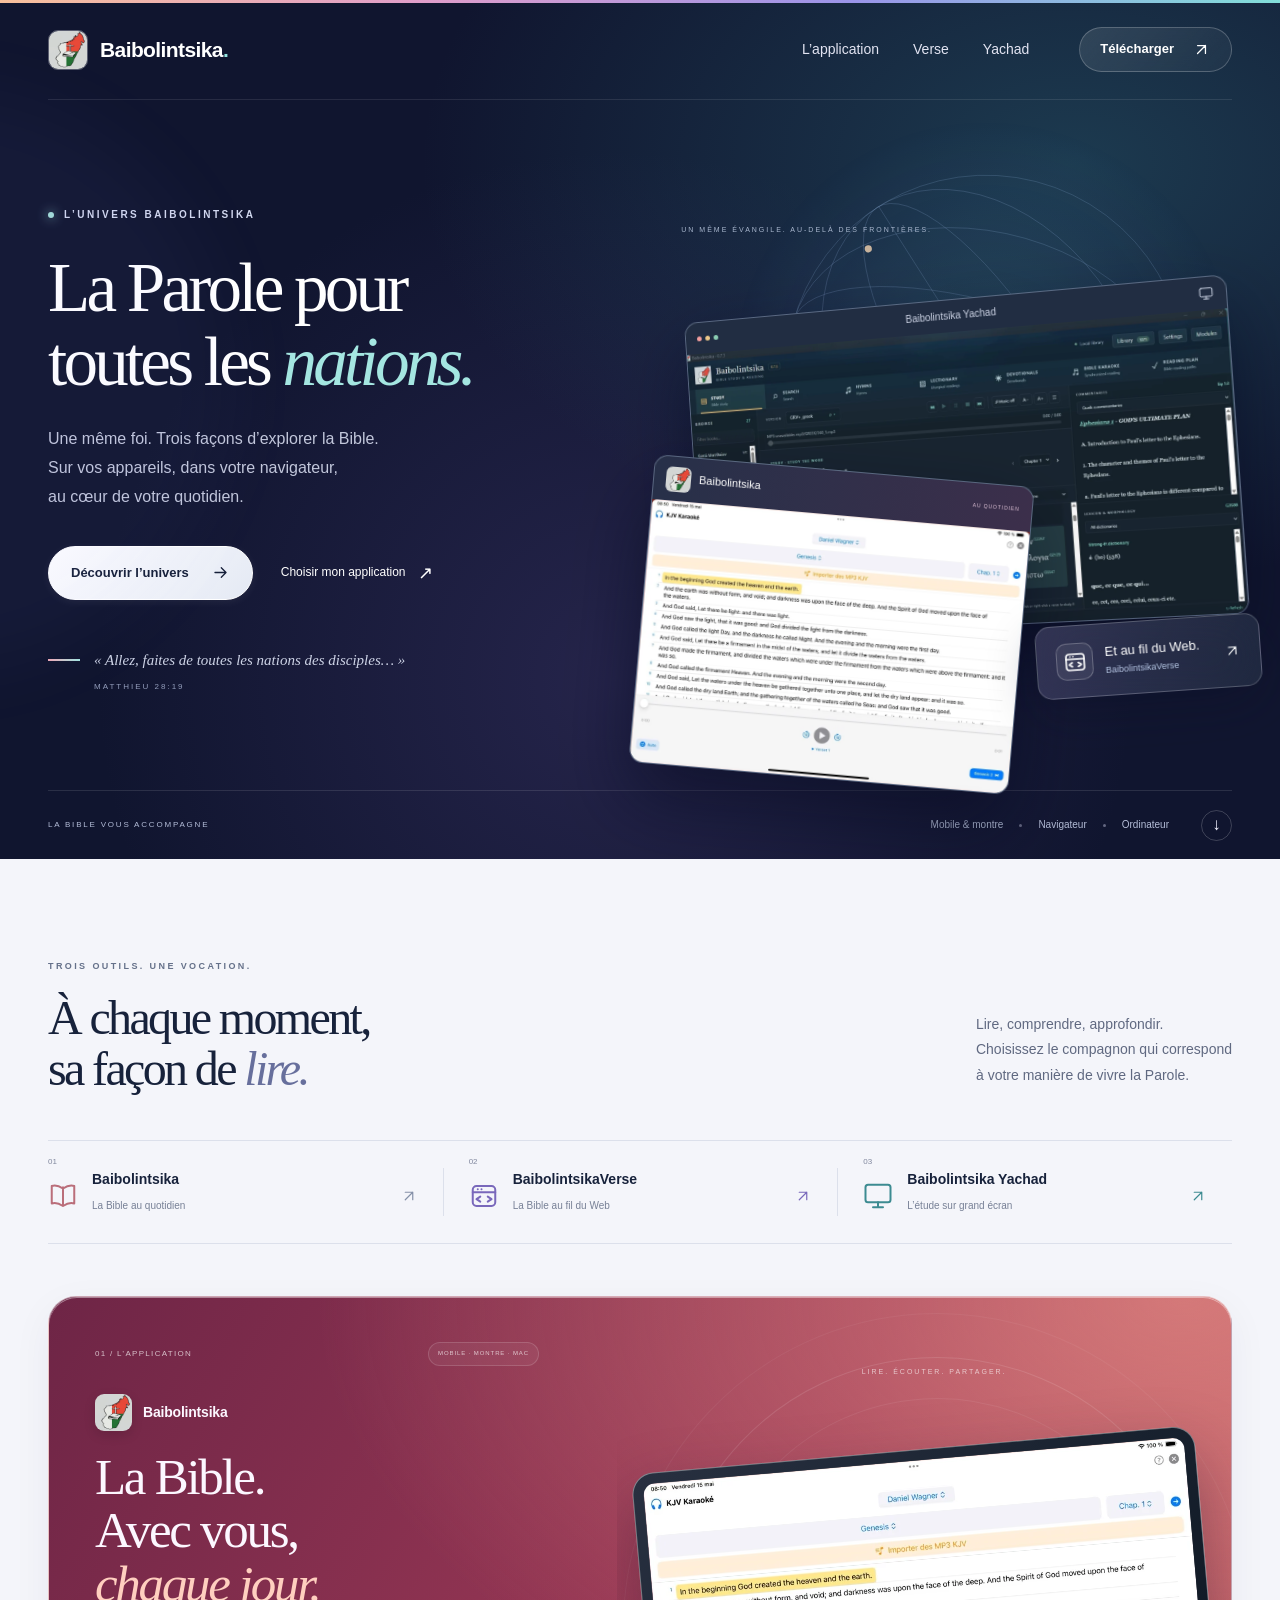
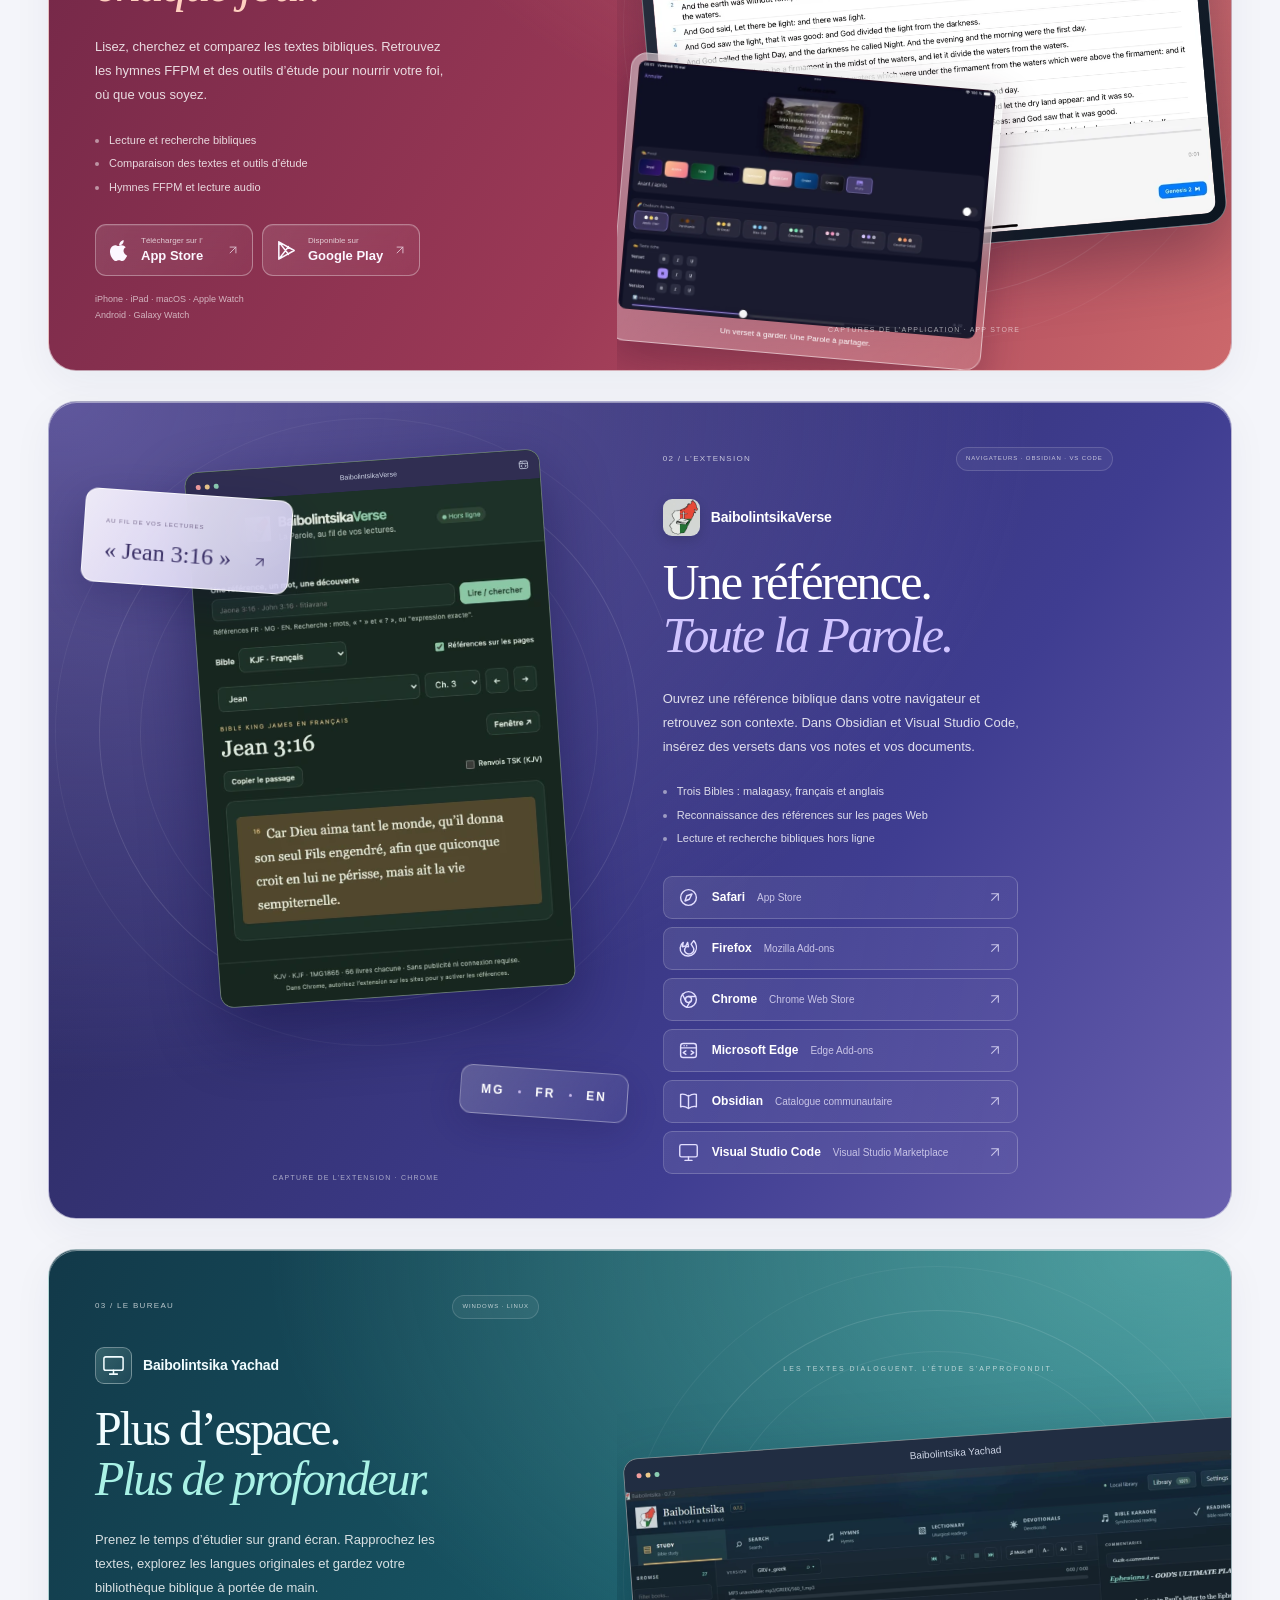
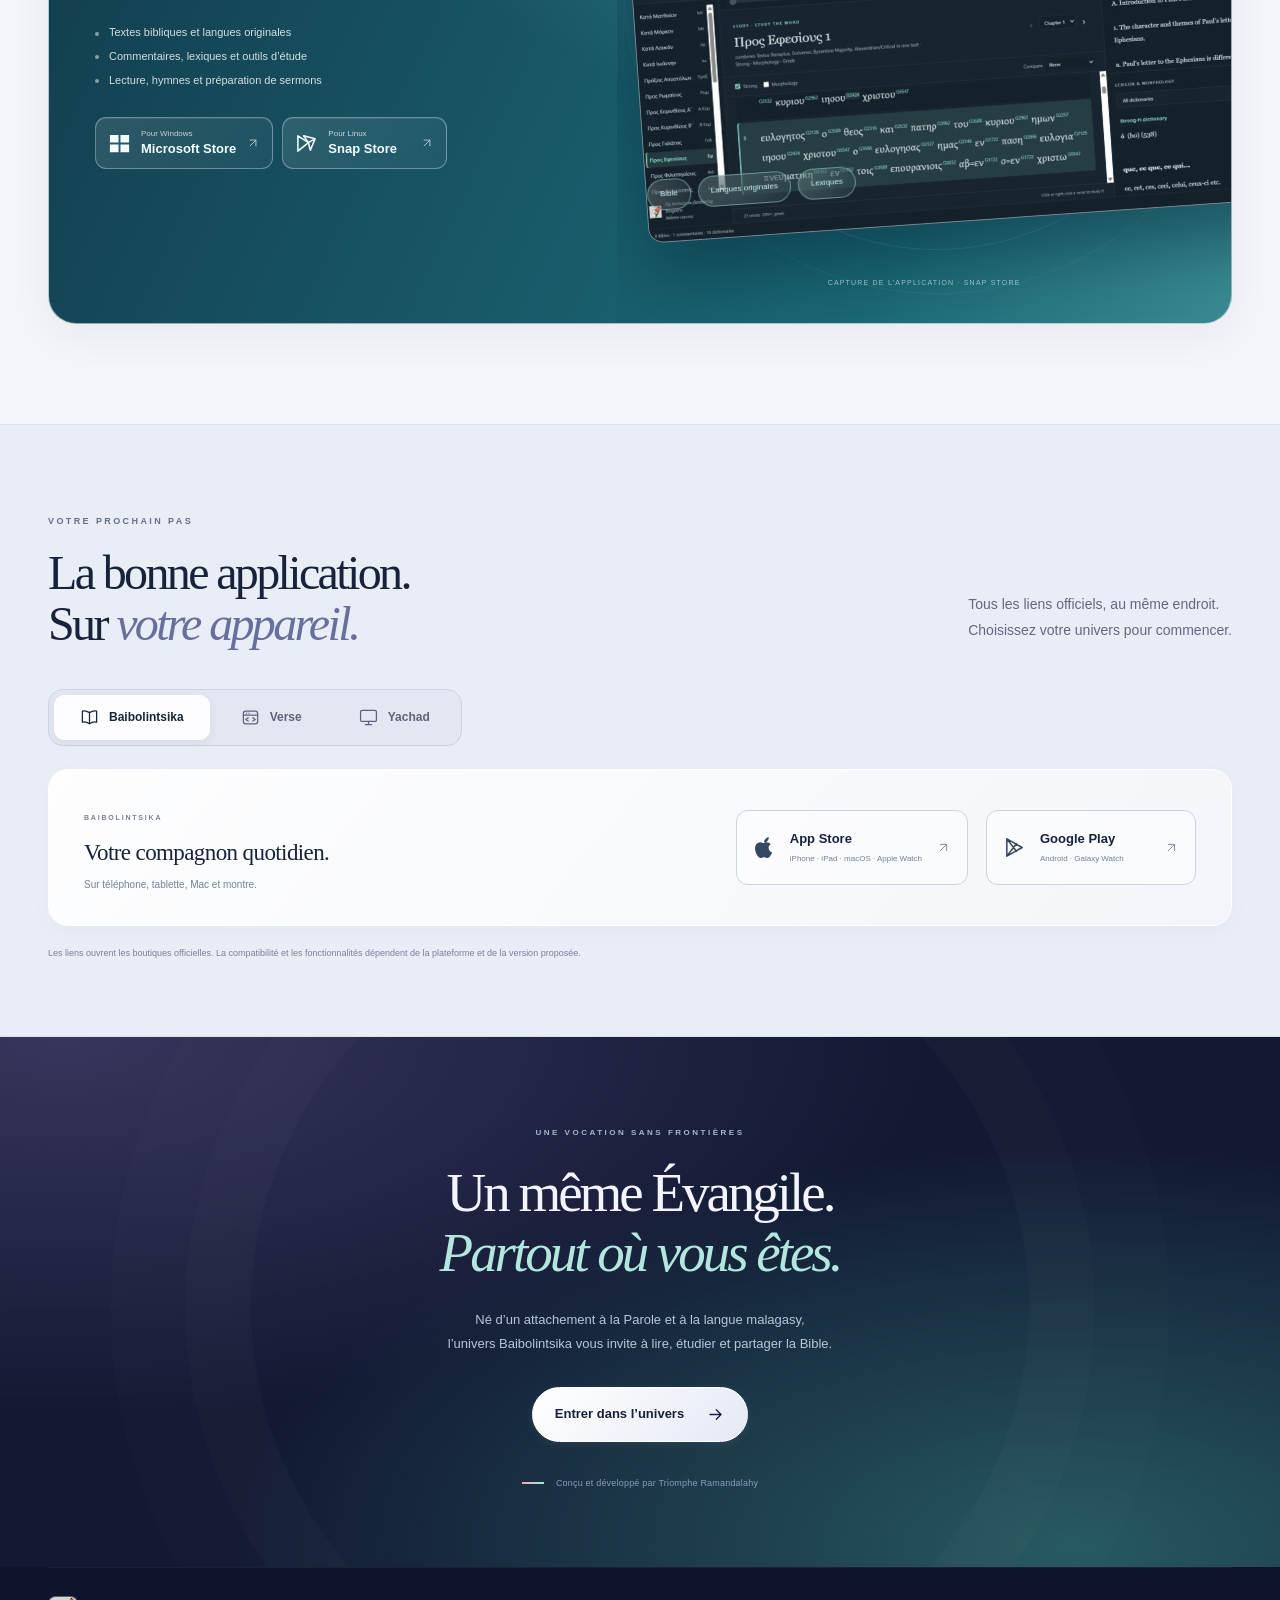
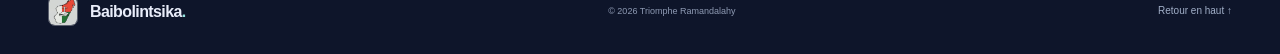
<file: index.html>
<!doctype html>
<html lang="fr">
<head>
  <meta charset="utf-8">
  <meta name="viewport" content="width=device-width, initial-scale=1">
  <meta name="theme-color" content="#10152f">
  <meta name="description" content="Découvrez l’univers Baibolintsika : la Bible sur mobile et montre, BaibolintsikaVerse pour les navigateurs, Obsidian et Visual Studio Code, et Baibolintsika Yachad sur ordinateur. Tous les liens officiels pour télécharger vos applications.">
  <meta property="og:type" content="website">
  <meta property="og:locale" content="fr_FR">
  <meta property="og:title" content="Baibolintsika — La Parole pour toutes les nations.">
  <meta property="og:description" content="Une même foi. Trois façons d’explorer la Bible. Découvrez Baibolintsika, Verse et Yachad et retrouvez toutes les boutiques officielles.">
  <meta property="og:url" content="https://triompherivo.github.io/baibolintsika-support/">
  <meta property="og:image" content="https://triompherivo.github.io/baibolintsika-support/vitrine-social.jpg">
  <meta property="og:image:width" content="1200">
  <meta property="og:image:height" content="630">
  <meta property="og:image:alt" content="L’univers Baibolintsika : Baibolintsika, Verse et Yachad. La Parole pour toutes les nations.">
  <meta name="twitter:card" content="summary_large_image">
  <link rel="canonical" href="https://triompherivo.github.io/baibolintsika-support/">
  <link rel="icon" type="image/webp" href="vitrine-icon.webp">
  <link rel="preload" href="vitrine-yachad.webp" as="image">
  <link rel="stylesheet" href="vitrine.css">
  <script src="vitrine.js" defer></script>
  <title>Baibolintsika — La Parole pour toutes les nations.</title>
  <script type="application/ld+json">{"@context":"https://schema.org","@type":"WebSite","name":"L’univers Baibolintsika","url":"https://triompherivo.github.io/baibolintsika-support/","inLanguage":"fr","author":{"@type":"Person","name":"Triomphe Ramandalahy"},"description":"Baibolintsika sur mobile et montre, BaibolintsikaVerse pour les navigateurs, Obsidian et Visual Studio Code, Baibolintsika Yachad sur ordinateur."}</script>
</head>
<body>
<a class="skip-link" href="#contenu">Aller au contenu</a>
<svg class="symbol-library" xmlns="http://www.w3.org/2000/svg" aria-hidden="true"><defs>
  <symbol id="i-arrow" viewBox="0 0 24 24"><path d="M5 12h14m-6-6 6 6-6 6"/></symbol>
  <symbol id="i-out" viewBox="0 0 24 24"><path d="M7 17 17 7M7 7h10v10"/></symbol>
  <symbol id="i-book" viewBox="0 0 24 24"><path d="M12 5v15M3 4c3-1 6 0 9 2 3-2 6-3 9-2v14c-3-1-6 0-9 2-3-2-6-3-9-2Z"/></symbol>
  <symbol id="i-web" viewBox="0 0 24 24"><rect x="3" y="4" width="18" height="16" rx="3"/><path d="M3 9h18M7 6.5h.01M10 6.5h.01m-1 6-3 2 3 2m6-4 3 2-3 2"/></symbol>
  <symbol id="i-desktop" viewBox="0 0 24 24"><rect x="2" y="3" width="20" height="14" rx="2"/><path d="M8 21h8m-4-4v4"/></symbol>
  <symbol id="i-plus" viewBox="0 0 24 24"><path d="M12 5v14M5 12h14"/></symbol>
  <symbol id="i-close" viewBox="0 0 24 24"><path d="m6 6 12 12M18 6 6 18"/></symbol>
  <symbol id="i-apple" viewBox="0 0 24 24"><path fill="currentColor" stroke="none" d="M16.4 1.4c.2 1.5-.5 2.9-1.3 3.8-.9 1-2.2 1.7-3.5 1.6-.2-1.4.5-2.9 1.3-3.8.9-1 2.3-1.6 3.5-1.6ZM20 17.4c-.5 1.1-.8 1.6-1.5 2.6-.9 1.3-2.1 3-3.6 3-1.3 0-1.7-.8-3.5-.8s-2.2.8-3.5.8c-1.4.1-2.6-1.5-3.5-2.8C2 16.5 1.4 11.7 3 9.3c1.1-1.7 2.8-2.7 4.5-2.7 1.4 0 2.3.8 3.5.8 1.2 0 1.9-.8 3.5-.8 1.4 0 2.9.8 4 2.1-3.5 1.9-2.9 6.7 1.5 8.7Z"/></symbol>
  <symbol id="i-play" viewBox="0 0 24 24"><path d="m4 3 16 9L4 21Zm0 0 10 13M4 21 14 8"/></symbol>
  <symbol id="i-windows" viewBox="0 0 24 24"><path fill="currentColor" stroke="none" d="M2 3h9v8H2zm11 0h9v8h-9zM2 13h9v8H2zm11 0h9v8h-9z"/></symbol>
  <symbol id="i-compass" viewBox="0 0 24 24"><circle cx="12" cy="12" r="9"/><path d="m16 8-3 6-5 2 2-6Z"/></symbol>
  <symbol id="i-chrome" viewBox="0 0 24 24"><circle cx="12" cy="12" r="9"/><circle cx="12" cy="12" r="3.5"/><path d="M12 8.5h8M9 14 5 6m9 8-4 7"/></symbol>
  <symbol id="i-firefox" viewBox="0 0 24 24"><path d="M20 6c2 4 1 9-2 12S9 22 5 18 2 8 6 5l-1 5 4-1 2-4 1 5c-4-1-6 4-3 7 4 3 10 0 9-5l-3-5 3-4Z"/></symbol>
  <symbol id="i-snap" viewBox="0 0 24 24"><path d="m3 4 11 7 7-4-5 12-2-8L3 20Zm11 7L9 4l12 3"/></symbol>
</defs></svg>

<header class="site-header">
  <nav class="nav wrap" aria-label="Navigation principale">
    <a class="brand" href="#accueil" aria-label="Baibolintsika, accueil"><img src="vitrine-icon.webp" width="40" height="40" alt=""><span>Baibolintsika<span class="brand-dot">.</span></span></a>
    <div class="nav-links" id="navigation"><a href="#baibolintsika">L’application</a><a href="#verse">Verse</a><a href="#yachad">Yachad</a></div>
    <a class="nav-download" href="#telecharger">Télécharger <svg class="icon"><use href="#i-out"/></svg></a>
    <button class="menu-toggle" aria-label="Ouvrir le menu" aria-expanded="false" aria-controls="navigation"><span></span><span></span></button>
  </nav>
</header>

<main id="contenu">
<section class="hero" id="accueil" aria-labelledby="hero-title">
  <div class="hero-aura" aria-hidden="true"></div>
  <div class="wrap hero-grid">
    <div class="hero-copy">
      <p class="eyebrow"><span class="glow-dot"></span> L’UNIVERS BAIBOLINTSIKA</p>
      <h1 id="hero-title">La Parole pour<br>toutes les <em>nations.</em></h1>
      <p class="hero-description">Une même foi. Trois façons d’explorer la Bible.<br>Sur vos appareils, dans votre navigateur,<br class="desktop-br"> au cœur de votre quotidien.</p>
      <div class="hero-actions"><a class="button button-light" href="#decouvrir">Découvrir l’univers <svg class="icon"><use href="#i-arrow"/></svg></a><a class="text-link" href="#telecharger">Choisir mon application <span>↗</span></a></div>
      <div class="hero-verse"><span class="fine-line"></span><p>« Allez, faites de toutes les nations des disciples… »<cite>MATTHIEU 28:19</cite></p></div>
    </div>
    <div class="hero-art" aria-label="Aperçus des applications Baibolintsika, Verse et Yachad">
      <svg class="globe" viewBox="0 0 600 600" fill="none" aria-hidden="true"><defs><radialGradient id="globe-light"><stop stop-color="#74e9df" stop-opacity=".18"/><stop offset="1" stop-color="#78a5ff" stop-opacity="0"/></radialGradient></defs><circle cx="300" cy="300" r="290" fill="url(#globe-light)"/><g stroke="#a9c8f6" stroke-opacity=".22"><circle cx="300" cy="300" r="222"/><ellipse cx="300" cy="300" rx="163" ry="222" transform="rotate(-25 300 300)"/><ellipse cx="300" cy="300" rx="75" ry="222" transform="rotate(-25 300 300)"/><ellipse cx="300" cy="300" rx="222" ry="80" transform="rotate(24 300 300)"/><ellipse cx="300" cy="300" rx="222" ry="158" transform="rotate(24 300 300)"/><path d="m97 210 406 180M208 98l184 404"/></g><g fill="#f5d5b2"><circle cx="190" cy="143" r="4"/><circle cx="483" cy="254" r="4"/><circle cx="339" cy="492" r="4"/></g></svg>
      <div class="hero-window hero-window-yachad"><div class="window-top"><span class="traffic"><i></i><i></i><i></i></span><span>Baibolintsika Yachad</span><svg class="icon"><use href="#i-desktop"/></svg></div><img src="vitrine-yachad.webp" width="1600" height="858" alt="Yachad : Bible grecque, commentaires et lexique côte à côte" fetchpriority="high"></div>
      <div class="hero-window hero-window-app"><div class="mini-label"><img src="vitrine-icon.webp" width="26" height="26" alt=""><span>Baibolintsika</span><span class="mini-status">AU QUOTIDIEN</span></div><img src="vitrine-bible.webp" width="960" height="667" alt="Baibolintsika : lecture de la Genèse avec le lecteur audio"></div>
      <div class="hero-glass-label"><span class="label-mark"><svg class="icon"><use href="#i-web"/></svg></span><div>Et au fil du Web.<small>BaibolintsikaVerse</small></div><svg class="icon"><use href="#i-out"/></svg></div>
      <span class="art-caption">UN MÊME ÉVANGILE. AU-DELÀ DES FRONTIÈRES.</span>
    </div>
  </div>
  <div class="hero-bottom wrap"><span>LA BIBLE VOUS ACCOMPAGNE</span><div><span>Mobile & montre</span><i></i><span>Navigateur</span><i></i><span>Ordinateur</span></div><a href="#decouvrir" aria-label="Découvrir les trois produits">↓</a></div>
</section>

<section class="universe wrap" id="decouvrir" aria-labelledby="universe-title">
  <div class="section-heading"><div><p class="eyebrow dark">TROIS OUTILS. UNE VOCATION.</p><h2 id="universe-title">À chaque moment,<br>sa façon de <em>lire.</em></h2></div><p>Lire, comprendre, approfondir.<br>Choisissez le compagnon qui correspond<br class="desktop-br"> à votre manière de vivre la Parole.</p></div>
  <div class="universe-nav">
    <a class="universe-item coral" href="#baibolintsika"><span class="product-number">01</span><svg class="icon"><use href="#i-book"/></svg><div><strong>Baibolintsika</strong><span>La Bible au quotidien</span></div><svg class="icon arrow"><use href="#i-out"/></svg></a>
    <a class="universe-item violet" href="#verse"><span class="product-number">02</span><svg class="icon"><use href="#i-web"/></svg><div><strong>BaibolintsikaVerse</strong><span>La Bible au fil du Web</span></div><svg class="icon arrow"><use href="#i-out"/></svg></a>
    <a class="universe-item teal" href="#yachad"><span class="product-number">03</span><svg class="icon"><use href="#i-desktop"/></svg><div><strong>Baibolintsika Yachad</strong><span>L’étude sur grand écran</span></div><svg class="icon arrow"><use href="#i-out"/></svg></a>
  </div>
</section>

<div class="products wrap">
<section class="product product-app" id="baibolintsika" aria-labelledby="app-title">
  <div class="product-text"><div class="product-kicker"><span>01 / L’APPLICATION</span><span class="glass-tag">MOBILE · MONTRE · MAC</span></div><div class="product-brand"><img src="vitrine-icon.webp" width="48" height="48" alt=""><p>Baibolintsika</p></div><h2 id="app-title">La Bible.<br>Avec vous,<br><em>chaque jour.</em></h2><p class="product-description">Lisez, cherchez et comparez les textes bibliques. Retrouvez les hymnes FFPM et des outils d’étude pour nourrir votre foi, où que vous soyez.</p><ul class="feature-list"><li>Lecture et recherche bibliques</li><li>Comparaison des textes et outils d’étude</li><li>Hymnes FFPM et lecture audio</li></ul><div class="store-buttons"><a class="store-button" href="https://apps.apple.com/fr/app/baibolintsika/id6742658806" target="_blank" rel="noopener noreferrer"><svg class="icon store-icon"><use href="#i-apple"/></svg><span><small>Télécharger sur l’</small><strong>App Store</strong></span><svg class="icon store-out"><use href="#i-out"/></svg></a><a class="store-button" href="https://play.google.com/store/apps/details?id=mg.triumphware.baibolintsika" target="_blank" rel="noopener noreferrer"><svg class="icon store-icon"><use href="#i-play"/></svg><span><small>Disponible sur</small><strong>Google Play</strong></span><svg class="icon store-out"><use href="#i-out"/></svg></a></div><p class="platform-note">iPhone · iPad · macOS · Apple Watch<br>Android · Galaxy Watch</p></div>
  <div class="product-visual app-visual"><div class="visual-orbit" aria-hidden="true"></div><span class="visual-caption-top">LIRE. ÉCOUTER. PARTAGER.</span><button class="image-zoom tablet-frame" data-zoom="vitrine-bible.webp" data-caption="Baibolintsika — Lecture biblique et lecteur audio. Capture issue de l’App Store." aria-label="Agrandir la capture de lecture Baibolintsika"><img src="vitrine-bible.webp" width="960" height="667" loading="lazy" alt="Lecture biblique dans Baibolintsika sur iPad"><span class="zoom-hint"><svg class="icon"><use href="#i-plus"/></svg> Agrandir</span></button><button class="image-zoom small-screen" data-zoom="vitrine-partage.webp" data-caption="Baibolintsika — Création d’une carte de verset. Capture issue de l’App Store." aria-label="Agrandir la capture des cartes de versets"><img src="vitrine-partage.webp" width="960" height="667" loading="lazy" alt="Personnalisation d’une carte de verset dans Baibolintsika"><span class="small-screen-label">Un verset à garder. Une Parole à partager.</span></button><span class="visual-source">CAPTURES DE L’APPLICATION · APP STORE</span></div>
</section>

<section class="product product-verse" id="verse" aria-labelledby="verse-title">
  <div class="product-text"><div class="product-kicker"><span>02 / L’EXTENSION</span><span class="glass-tag">NAVIGATEURS · OBSIDIAN · VS CODE</span></div><div class="product-brand"><img src="vitrine-verse-icon.webp" width="48" height="48" alt=""><p>BaibolintsikaVerse</p></div><h2 id="verse-title">Une référence.<br><em>Toute la Parole.</em></h2><p class="product-description">Ouvrez une référence biblique dans votre navigateur et retrouvez son contexte. Dans Obsidian et Visual Studio Code, insérez des versets dans vos notes et vos documents.</p><ul class="feature-list"><li>Trois Bibles : malagasy, français et anglais</li><li>Reconnaissance des références sur les pages Web</li><li>Lecture et recherche bibliques hors ligne</li></ul>
    <div class="browser-stores">
      <a href="https://apps.apple.com/fr/app/baibolintsikaverse/id6820537250" target="_blank" rel="noopener noreferrer"><svg class="icon"><use href="#i-compass"/></svg><span><strong>Safari</strong><small>App Store</small></span><svg class="icon"><use href="#i-out"/></svg></a>
      <a href="https://addons.mozilla.org/fr/firefox/addon/baibolintsikaverse/" target="_blank" rel="noopener noreferrer"><svg class="icon"><use href="#i-firefox"/></svg><span><strong>Firefox</strong><small>Mozilla Add-ons</small></span><svg class="icon"><use href="#i-out"/></svg></a>
      <a href="https://chromewebstore.google.com/detail/kelgokkdhkfhcoclphbnaebknajlhjfe" target="_blank" rel="noopener noreferrer"><svg class="icon"><use href="#i-chrome"/></svg><span><strong>Chrome</strong><small>Chrome Web Store</small></span><svg class="icon"><use href="#i-out"/></svg></a>
      <a href="https://microsoftedge.microsoft.com/addons/detail/emcnpgikmmmhaoohodmohlgnehnlgbha" target="_blank" rel="noopener noreferrer"><svg class="icon"><use href="#i-web"/></svg><span><strong>Microsoft Edge</strong><small>Edge Add-ons</small></span><svg class="icon"><use href="#i-out"/></svg></a>
      <a href="https://community.obsidian.md/plugins/baibolintsikaverse" target="_blank" rel="noopener noreferrer"><svg class="icon"><use href="#i-book"/></svg><span><strong>Obsidian</strong><small>Catalogue communautaire</small></span><svg class="icon"><use href="#i-out"/></svg></a>
      <a href="https://marketplace.visualstudio.com/items?itemName=baibolintsika.baibolintsika-verse" target="_blank" rel="noopener noreferrer"><svg class="icon"><use href="#i-desktop"/></svg><span><strong>Visual Studio Code</strong><small>Visual Studio Marketplace</small></span><svg class="icon"><use href="#i-out"/></svg></a>
    </div>
  </div>
  <div class="product-visual verse-visual"><div class="visual-orbit" aria-hidden="true"></div><div class="floating-reference" aria-hidden="true"><span>AU FIL DE VOS LECTURES</span><p>« Jean 3:16 » <svg class="icon"><use href="#i-out"/></svg></p></div><button class="image-zoom browser-frame" data-zoom="vitrine-verse.webp" data-caption="BaibolintsikaVerse — Lecture de Jean 3:16 en français. Capture de l’extension Chrome." aria-label="Agrandir la capture de BaibolintsikaVerse"><span class="window-top"><span class="traffic"><i></i><i></i><i></i></span><span>BaibolintsikaVerse</span><svg class="icon"><use href="#i-web"/></svg></span><img src="vitrine-verse.webp" width="442" height="632" loading="lazy" alt="BaibolintsikaVerse : lecture de Jean 3:16 et choix de la Bible KJF en français"><span class="zoom-hint"><svg class="icon"><use href="#i-plus"/></svg> Agrandir</span></button><span class="language-float">MG <i></i> FR <i></i> EN</span><span class="visual-source">CAPTURE DE L’EXTENSION · CHROME</span></div>
</section>

<section class="product product-yachad" id="yachad" aria-labelledby="yachad-title">
  <div class="product-text"><div class="product-kicker"><span>03 / LE BUREAU</span><span class="glass-tag">WINDOWS · LINUX</span></div><div class="product-brand"><span class="desktop-brand"><svg class="icon"><use href="#i-desktop"/></svg></span><p>Baibolintsika Yachad</p></div><h2 id="yachad-title">Plus d’espace.<br><em>Plus de profondeur.</em></h2><p class="product-description">Prenez le temps d’étudier sur grand écran. Rapprochez les textes, explorez les langues originales et gardez votre bibliothèque biblique à portée de main.</p><ul class="feature-list"><li>Textes bibliques et langues originales</li><li>Commentaires, lexiques et outils d’étude</li><li>Lecture, hymnes et préparation de sermons</li></ul><div class="store-buttons"><a class="store-button" href="https://apps.microsoft.com/detail/9p8p2dvbhhth" target="_blank" rel="noopener noreferrer"><svg class="icon store-icon"><use href="#i-windows"/></svg><span><small>Pour Windows</small><strong>Microsoft Store</strong></span><svg class="icon store-out"><use href="#i-out"/></svg></a><a class="store-button" href="https://snapcraft.io/baibolintsika" target="_blank" rel="noopener noreferrer"><svg class="icon store-icon"><use href="#i-snap"/></svg><span><small>Pour Linux</small><strong>Snap Store</strong></span><svg class="icon store-out"><use href="#i-out"/></svg></a></div></div>
  <div class="product-visual yachad-visual"><div class="visual-orbit" aria-hidden="true"></div><span class="visual-caption-top">LES TEXTES DIALOGUENT. L’ÉTUDE S’APPROFONDIT.</span><button class="image-zoom desktop-frame" data-zoom="vitrine-yachad.webp" data-caption="Baibolintsika Yachad — Bible grecque, commentaires et lexique. Capture issue du Snap Store." aria-label="Agrandir la capture de Baibolintsika Yachad"><span class="window-top"><span class="traffic"><i></i><i></i><i></i></span><span>Baibolintsika Yachad</span><svg class="icon"><use href="#i-desktop"/></svg></span><img src="vitrine-yachad.webp" width="1600" height="858" loading="lazy" alt="Bible grecque au centre, livres à gauche, commentaires et lexique à droite dans Yachad"><span class="zoom-hint"><svg class="icon"><use href="#i-plus"/></svg> Agrandir</span></button><div class="study-labels" aria-hidden="true"><span>Bible</span><span>Langues originales</span><span>Lexiques</span></div><span class="visual-source">CAPTURE DE L’APPLICATION · SNAP STORE</span></div>
</section>
</div>

<section class="download-section" id="telecharger" aria-labelledby="download-title"><div class="wrap"><div class="section-heading"><div><p class="eyebrow dark">VOTRE PROCHAIN PAS</p><h2 id="download-title">La bonne application.<br>Sur <em>votre appareil.</em></h2></div><p>Tous les liens officiels, au même endroit.<br>Choisissez votre univers pour commencer.</p></div>
  <div class="download-picker" role="group" aria-label="Choisir un produit"><button type="button" class="picker-button active" data-product="app" aria-pressed="true"><svg class="icon"><use href="#i-book"/></svg> Baibolintsika</button><button type="button" class="picker-button" data-product="verse" aria-pressed="false"><svg class="icon"><use href="#i-web"/></svg> Verse</button><button type="button" class="picker-button" data-product="yachad" aria-pressed="false"><svg class="icon"><use href="#i-desktop"/></svg> Yachad</button></div>
  <div class="download-panel" data-panel="app"><div class="download-intro"><span class="tiny-label">BAIBOLINTSIKA</span><h3>Votre compagnon quotidien.</h3><p>Sur téléphone, tablette, Mac et montre.</p></div><a class="download-link" href="https://apps.apple.com/fr/app/baibolintsika/id6742658806" target="_blank" rel="noopener noreferrer"><svg class="icon"><use href="#i-apple"/></svg><span><strong>App Store</strong><small>iPhone · iPad · macOS · Apple Watch</small></span><svg class="icon"><use href="#i-out"/></svg></a><a class="download-link" href="https://play.google.com/store/apps/details?id=mg.triumphware.baibolintsika" target="_blank" rel="noopener noreferrer"><svg class="icon"><use href="#i-play"/></svg><span><strong>Google Play</strong><small>Android · Galaxy Watch</small></span><svg class="icon"><use href="#i-out"/></svg></a></div>
  <div class="download-panel" data-panel="verse">
    <div class="download-intro"><span class="tiny-label">BAIBOLINTSIKAVERSE</span><h3>Installer BaibolintsikaVerse</h3><p>Choisissez votre navigateur ou votre éditeur.</p></div>
    <a class="download-link" href="https://apps.apple.com/fr/app/baibolintsikaverse/id6820537250" target="_blank" rel="noopener noreferrer"><svg class="icon"><use href="#i-compass"/></svg><span><strong>Safari</strong><small>App Store</small></span><svg class="icon"><use href="#i-out"/></svg></a>
    <a class="download-link" href="https://addons.mozilla.org/fr/firefox/addon/baibolintsikaverse/" target="_blank" rel="noopener noreferrer"><svg class="icon"><use href="#i-firefox"/></svg><span><strong>Firefox</strong><small>Mozilla Add-ons</small></span><svg class="icon"><use href="#i-out"/></svg></a>
    <a class="download-link" href="https://chromewebstore.google.com/detail/kelgokkdhkfhcoclphbnaebknajlhjfe" target="_blank" rel="noopener noreferrer"><svg class="icon"><use href="#i-chrome"/></svg><span><strong>Chrome</strong><small>Chrome Web Store</small></span><svg class="icon"><use href="#i-out"/></svg></a>
    <a class="download-link" href="https://microsoftedge.microsoft.com/addons/detail/emcnpgikmmmhaoohodmohlgnehnlgbha" target="_blank" rel="noopener noreferrer"><svg class="icon"><use href="#i-web"/></svg><span><strong>Microsoft Edge</strong><small>Edge Add-ons</small></span><svg class="icon"><use href="#i-out"/></svg></a>
    <a class="download-link" href="https://community.obsidian.md/plugins/baibolintsikaverse" target="_blank" rel="noopener noreferrer"><svg class="icon"><use href="#i-book"/></svg><span><strong>Obsidian</strong><small>Catalogue communautaire</small></span><svg class="icon"><use href="#i-out"/></svg></a>
    <a class="download-link" href="https://marketplace.visualstudio.com/items?itemName=baibolintsika.baibolintsika-verse" target="_blank" rel="noopener noreferrer"><svg class="icon"><use href="#i-desktop"/></svg><span><strong>Visual Studio Code</strong><small>Visual Studio Marketplace</small></span><svg class="icon"><use href="#i-out"/></svg></a>
  </div>
  <div class="download-panel" data-panel="yachad"><div class="download-intro"><span class="tiny-label">BAIBOLINTSIKA YACHAD</span><h3>Votre espace d’étude.</h3><p>Un environnement pensé pour l’ordinateur.</p></div><a class="download-link" href="https://apps.microsoft.com/detail/9p8p2dvbhhth" target="_blank" rel="noopener noreferrer"><svg class="icon"><use href="#i-windows"/></svg><span><strong>Microsoft Store</strong><small>Windows</small></span><svg class="icon"><use href="#i-out"/></svg></a><a class="download-link" href="https://snapcraft.io/baibolintsika" target="_blank" rel="noopener noreferrer"><svg class="icon"><use href="#i-snap"/></svg><span><strong>Snap Store</strong><small>Linux</small></span><svg class="icon"><use href="#i-out"/></svg></a></div>
  <p class="store-note">Les liens ouvrent les boutiques officielles. La compatibilité et les fonctionnalités dépendent de la plateforme et de la version proposée.</p>
</div></section>

<section class="mission" aria-labelledby="mission-title"><div class="wrap mission-inner"><p class="eyebrow">UNE VOCATION SANS FRONTIÈRES</p><h2 id="mission-title">Un même Évangile.<br><em>Partout où vous êtes.</em></h2><p>Né d’un attachement à la Parole et à la langue malagasy,<br class="desktop-br"> l’univers Baibolintsika vous invite à lire, étudier et partager la Bible.</p><a class="button button-light" href="#telecharger">Entrer dans l’univers <svg class="icon"><use href="#i-arrow"/></svg></a><div class="mission-signature"><span class="fine-line"></span>Conçu et développé par Triomphe Ramandalahy</div></div><div class="mission-orb" aria-hidden="true"></div></section>
</main>
<footer class="site-footer"><div class="wrap footer-inner"><a class="brand" href="#accueil"><img src="vitrine-icon.webp" width="32" height="32" alt=""><span>Baibolintsika<span class="brand-dot">.</span></span></a><p>© 2026 Triomphe Ramandalahy</p><a class="back-top" href="#accueil">Retour en haut ↑</a></div></footer>
<dialog id="image-dialog" aria-labelledby="dialog-caption"><div class="dialog-toolbar"><span>UN APERÇU DE L’APPLICATION</span><button type="button" class="dialog-close" aria-label="Fermer l’aperçu"><svg class="icon"><use href="#i-close"/></svg></button></div><img id="dialog-image" alt=""><p id="dialog-caption"></p></dialog>
</body>
</html>
</file>
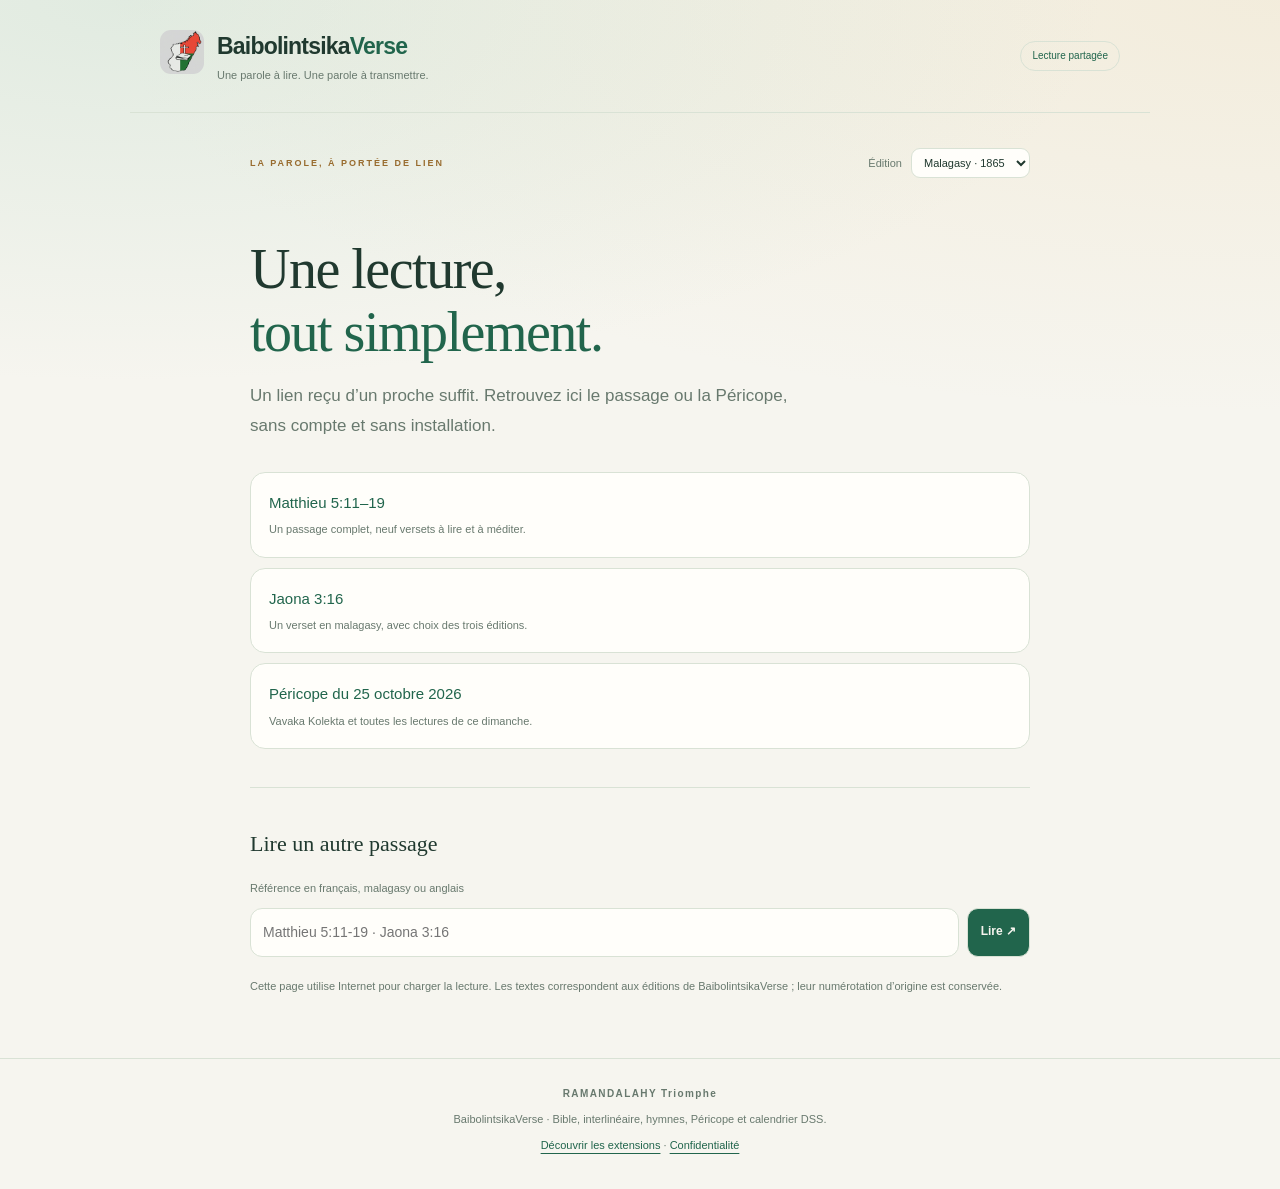
<file: lire/index.html>
<!doctype html>
<html lang="fr"><head><meta charset="utf-8"><meta name="viewport" content="width=device-width,initial-scale=1"><meta name="theme-color" content="#173b31"><meta name="description" content="Un passage biblique, une prière et les lectures de la Péricope. Une lecture à partager, sans installation."><meta property="og:type" content="website"><meta property="og:title" content="Une lecture partagée — BaibolintsikaVerse"><meta property="og:description" content="Ouvrez le passage biblique ou la Péricope qui vous a été partagé. Malagasy, français et anglais, sans compte ni installation."><meta property="og:image" content="https://triompherivo.github.io/baibolintsika-support/logo.png"><meta http-equiv="Content-Security-Policy" content="default-src 'self'; script-src 'self'; style-src 'self'; img-src 'self'; connect-src 'self'; object-src 'none'; base-uri 'none'"><title>Une lecture partagée — BaibolintsikaVerse</title><link rel="stylesheet" href="lecture.css"><script src="books.js" defer></script><script src="core.js" defer></script><script src="calendars-core.js" defer></script><script src="share-core.js" defer></script><script src="lecture.js" defer></script></head>
<body><div class="orb"></div><header class="brand"><a href="https://triompherivo.github.io/baibolintsika-support/" aria-label="Assistance Baibolintsika"><img src="../logo.png" width="44" height="44" alt=""></a><div><strong>Baibolintsika<span>Verse</span></strong><p>Une parole à lire. Une parole à transmettre.</p></div><span class="badge">Lecture partagée</span></header>
<main><div class="topline"><span class="eyebrow">LA PAROLE, À PORTÉE DE LIEN</span><label>Édition <select id="version"><option value="1MG1865">Malagasy · 1865</option><option value="KJF">Français · KJF</option><option value="KJV">English · KJV</option></select></label></div>
<div id="notice" role="status" aria-live="polite">Préparation de votre lecture…</div>
<section id="welcome" hidden><h1>Une lecture,<br><em>tout simplement.</em></h1><p class="lead">Un lien reçu d’un proche suffit. Retrouvez ici le passage ou la Péricope, sans compte et sans installation.</p><div id="examples" class="examples"></div></section>
<section id="reading" hidden><header class="reading-heading"><p id="kind" class="eyebrow"></p><h1 id="reference"></h1><p id="edition" class="subtitle"></p></header><div class="tools"><button id="copy-link">Copier le lien</button><button id="native-share" hidden>Partager</button><button id="copy-text">Copier le texte</button><span class="font-tools"><button id="smaller" aria-label="Réduire le texte">A−</button><button id="larger" aria-label="Agrandir le texte">A+</button></span></div><article id="verses" class="sheet" hidden></article><section id="pericope" hidden><p id="pericope-meta" class="liturgical"></p><p id="pericope-subtitle" class="subtitle"></p><section class="collect"><h2>Vavaka Kolekta</h2><div id="collect-text"></div></section><h2 class="readings-title">Vakiteny · Lectures</h2><div id="readings"></div></section><p id="credit" class="credit"></p></section>
<section class="another"><h2>Lire un autre passage</h2><form id="entry"><label for="query">Référence en français, malagasy ou anglais</label><div><input id="query" type="search" placeholder="Matthieu 5:11-19 · Jaona 3:16" maxlength="240" required><button type="submit">Lire ↗</button></div></form></section>
<p class="connection">Cette page utilise Internet pour charger la lecture. Les textes correspondent aux éditions de BaibolintsikaVerse ; leur numérotation d’origine est conservée.</p>
</main><footer><strong>RAMANDALAHY Triomphe</strong><p>BaibolintsikaVerse · Bible, interlinéaire, hymnes, Péricope et calendrier DSS.</p><a href="https://triompherivo.github.io/baibolintsika-support/#assistance-verse">Découvrir les extensions</a><span> · </span><a href="https://triompherivo.github.io/baibolintsika-support/confidentialite-verse.html">Confidentialité</a></footer>
<dialog id="passage-dialog" aria-labelledby="passage-title"><header><h2 id="passage-title"></h2><button id="passage-close" aria-label="Fermer le passage">×</button></header><div id="passage-body"></div><a id="passage-link">Ouvrir cette lecture ↗</a></dialog><noscript><p>Activez JavaScript dans votre navigateur pour charger le passage. Aucune extension n’est nécessaire.</p></noscript></body></html>
</file>
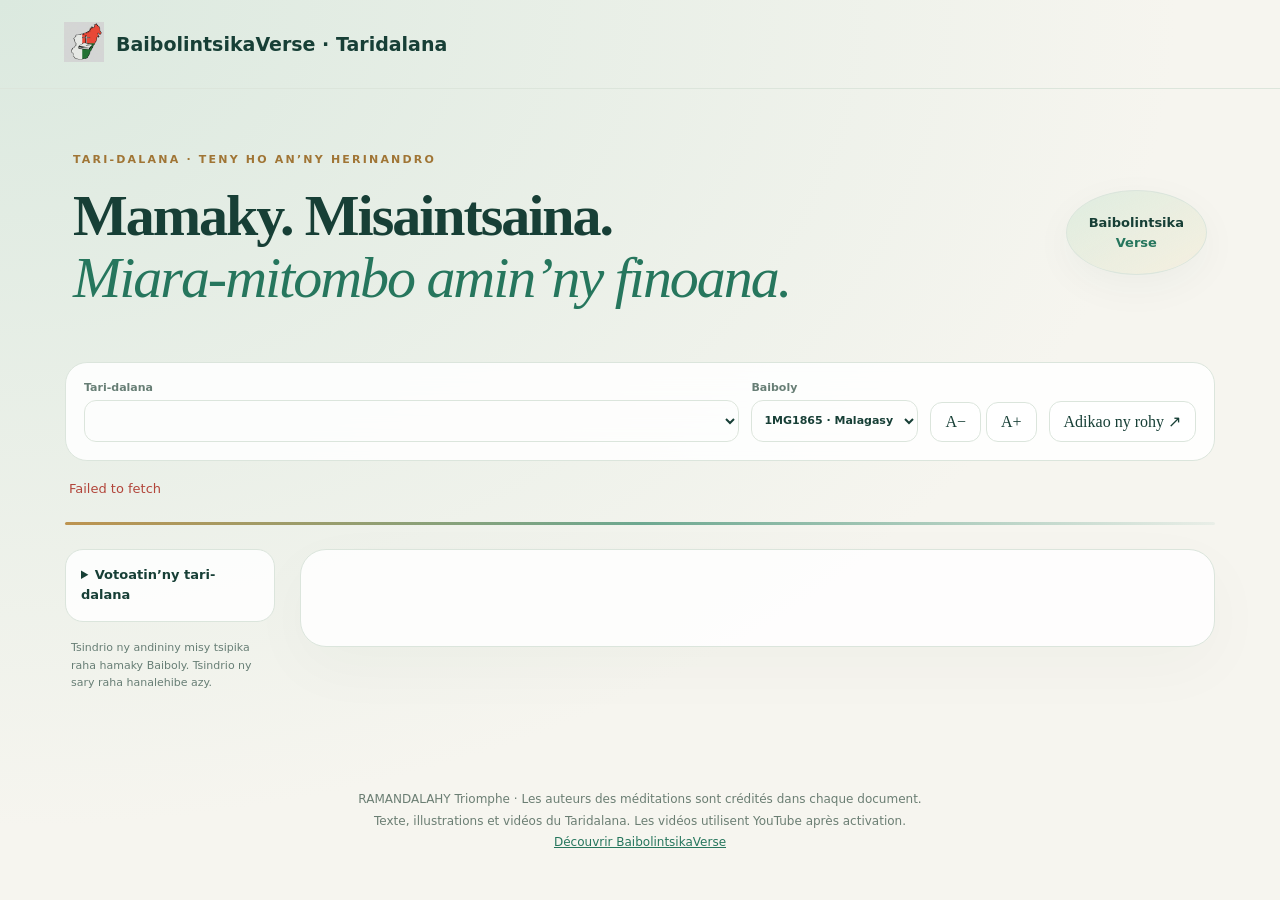
<file: taridalana/index.html>
<!doctype html>
<html lang="mg"><head><meta charset="utf-8"><meta name="viewport" content="width=device-width,initial-scale=1"><meta name="theme-color" content="#173f36"><meta name="description" content="Taridalana : méditations bibliques, vidéos, illustrations et références à ouvrir avec BaibolintsikaVerse."><meta property="og:title" content="Taridalana — BaibolintsikaVerse"><meta property="og:description" content="Une parole pour la semaine. Lire, méditer et grandir ensemble."><meta property="og:image" content="https://triompherivo.github.io/baibolintsika-support/logo.png"><meta name="referrer" content="strict-origin-when-cross-origin"><meta http-equiv="Content-Security-Policy" content="default-src 'self'; script-src 'self'; style-src 'self' 'unsafe-inline'; img-src 'self' data: https:; connect-src 'self'; frame-src 'self' https://www.youtube.com https://www.youtube-nocookie.com; object-src 'none'; base-uri 'none'"><title>Taridalana — BaibolintsikaVerse</title><link rel="stylesheet" href="taridalana.css"><script src="../lire/books.js" defer></script><script src="../lire/core.js" defer></script><script src="../lire/calendars-core.js" defer></script><script src="../lire/share-core.js" defer></script><script src="taridalana-core.js" defer></script><script src="taridalana-render.js" defer></script><script src="taridalana-view.js" defer></script><script src="taridalana-web.js" defer></script></head>
<body class="td-public-body"><header class="td-public-brand"><a href="../"><img src="../logo.png" alt="BaibolintsikaVerse"></a><span>BaibolintsikaVerse · Taridalana</span></header><main class="td-public-main"><div id="taridalana-app"><p>Chargement du Taridalana…</p></div></main><footer class="td-public-footer">RAMANDALAHY Triomphe · Les auteurs des méditations sont crédités dans chaque document.<br>Texte, illustrations et vidéos du Taridalana. Les vidéos utilisent YouTube après activation.<br><a href="../#assistance-verse">Découvrir BaibolintsikaVerse</a></footer></body></html>
</file>
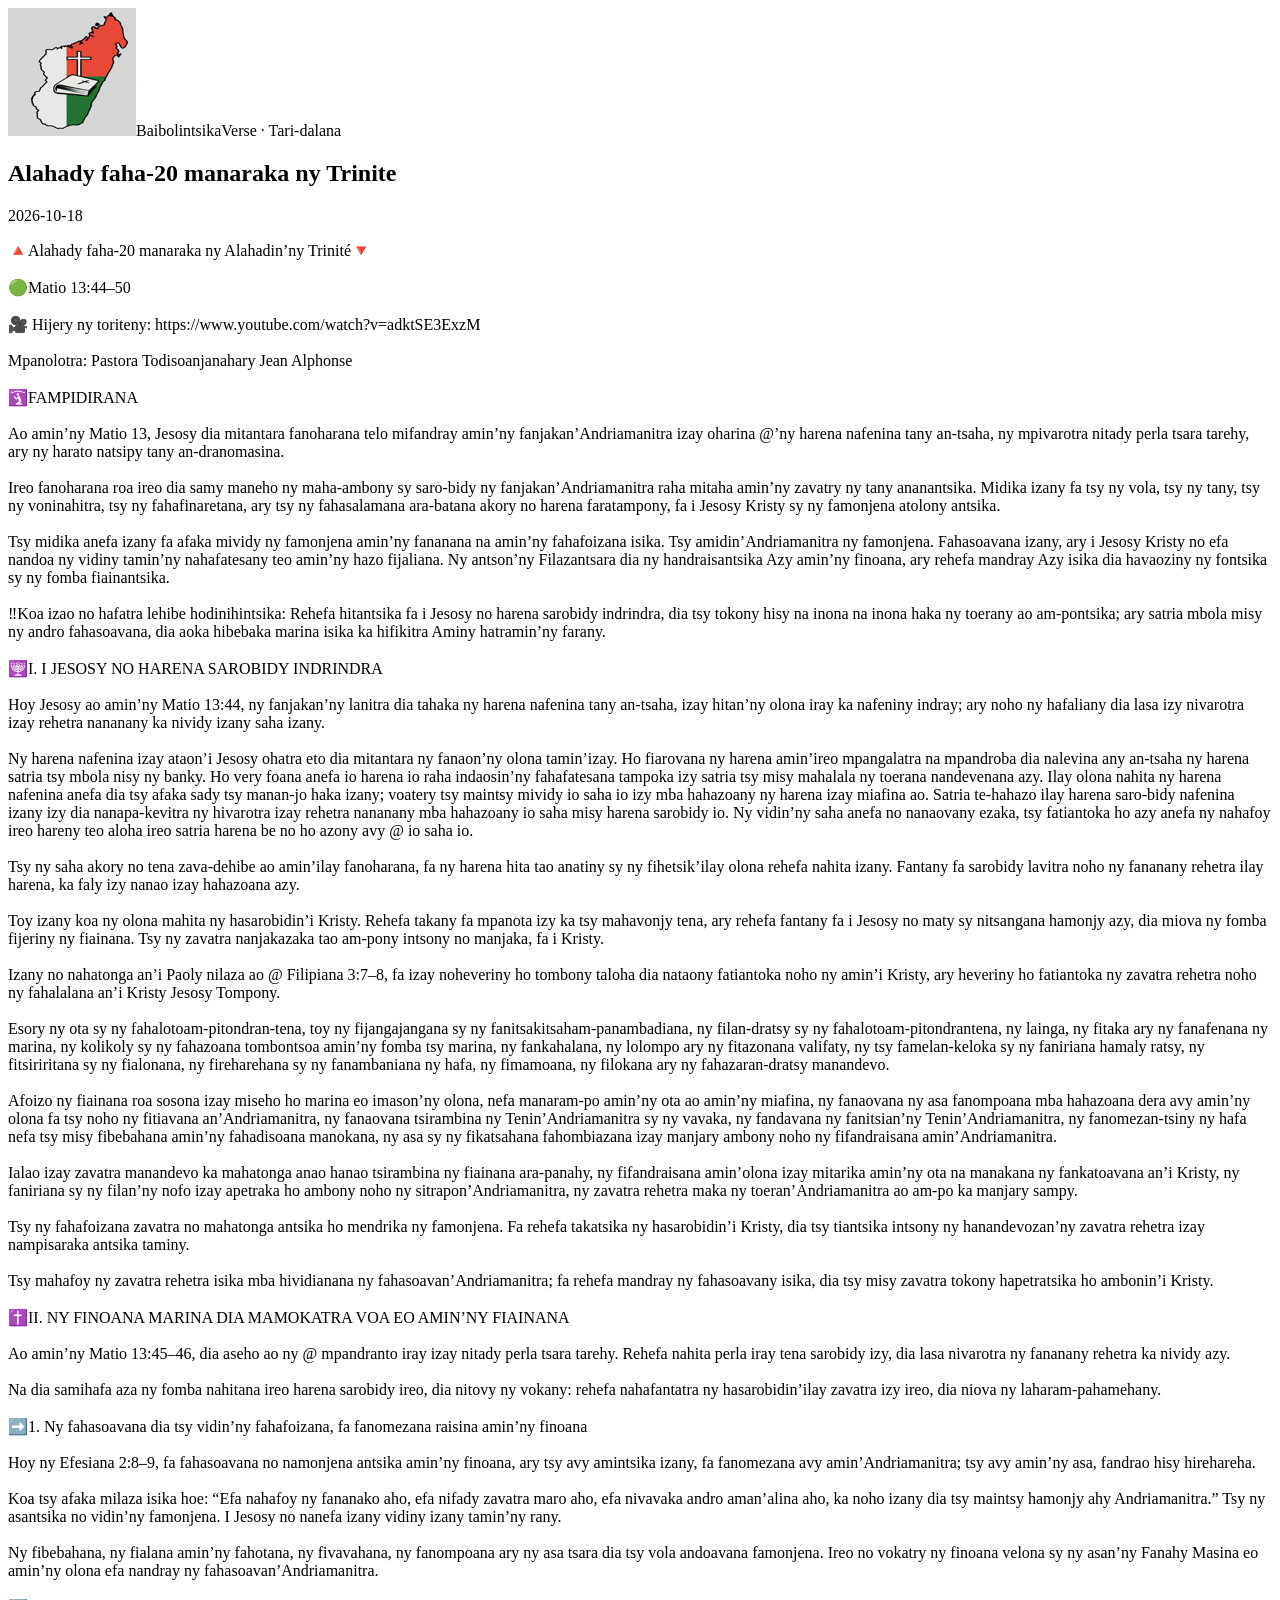
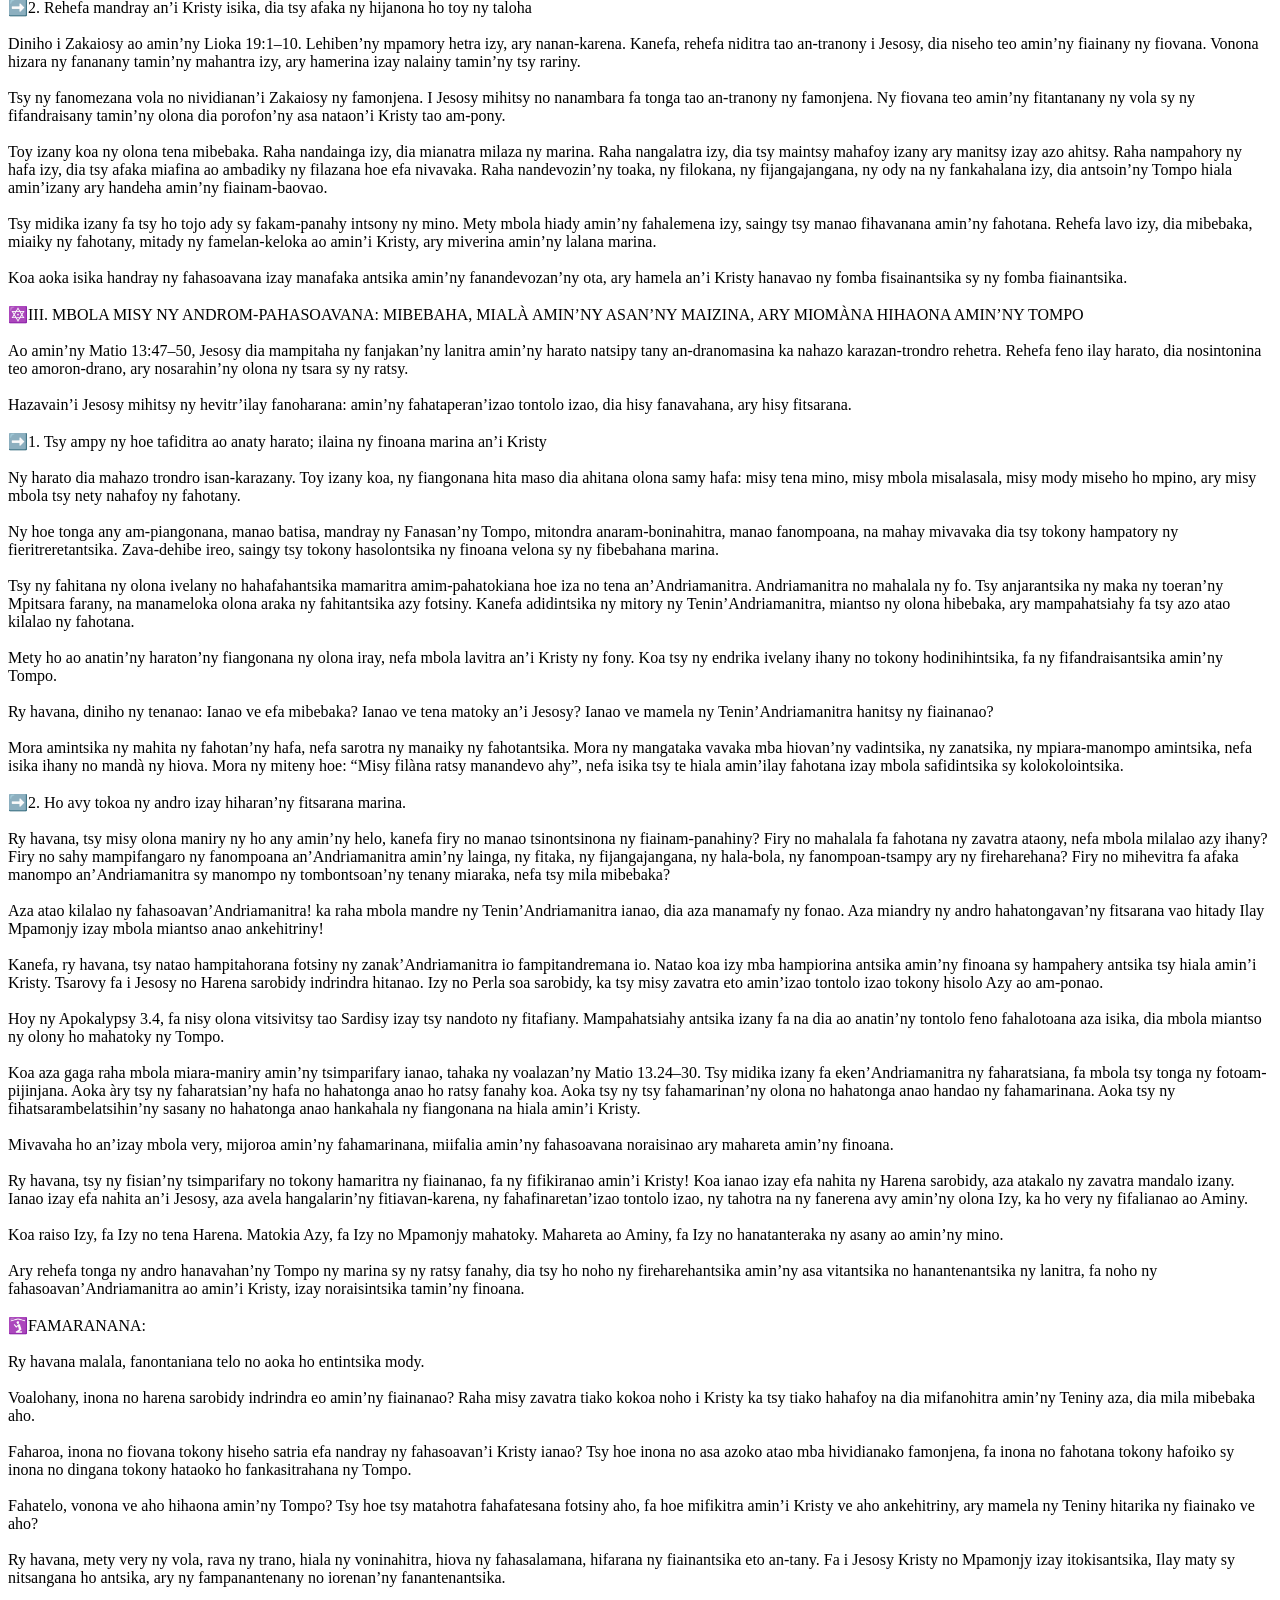
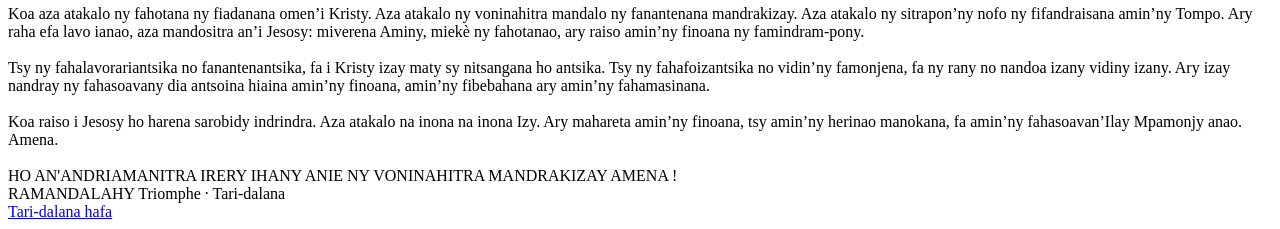
<file: taridalana/p/2026-10-18-alah20manartrinite-2/index.html>
<!doctype html><html lang="mg"><head><meta charset="utf-8"><meta name="viewport" content="width=device-width,initial-scale=1"><meta name="theme-color" content="#173f36"><title>Alahady faha-20 manaraka ny Trinite — Tari-dalana</title><meta name="description" content="Ao amin’ny Matio 13, Jesosy dia mitantara fanoharana telo mifandray amin’ny fanjakan’Andriamanitra izay oharina @’ny harena nafenina tany an-tsaha, ny mpivarotra nitady perla tsara tarehy, ary ny…"><link rel="canonical" href="https://triompherivo.github.io/baibolintsika-support/taridalana/p/2026-10-18-alah20manartrinite-2/"><meta property="og:type" content="article"><meta property="og:locale" content="mg_MG"><meta property="og:site_name" content="BaibolintsikaVerse"><meta property="og:title" content="Alahady faha-20 manaraka ny Trinite"><meta property="og:description" content="Ao amin’ny Matio 13, Jesosy dia mitantara fanoharana telo mifandray amin’ny fanjakan’Andriamanitra izay oharina @’ny harena nafenina tany an-tsaha, ny mpivarotra nitady perla tsara tarehy, ary ny…"><meta property="og:url" content="https://triompherivo.github.io/baibolintsika-support/taridalana/p/2026-10-18-alah20manartrinite-2/"><meta property="og:image" content="https://triompherivo.github.io/baibolintsika-support/taridalana/p/2026-10-18-alah20manartrinite-2/facebook.jpg"><meta property="og:image:type" content="image/jpeg"><meta property="og:image:width" content="1200"><meta property="og:image:height" content="630"><meta property="og:image:alt" content="Alahady faha-20 manaraka ny Trinite — 2026-10-18"><meta name="twitter:card" content="summary_large_image"><meta name="td-document-id" content="2026-10-18-alah20manartrinite-2"><meta name="referrer" content="strict-origin-when-cross-origin"><meta http-equiv="Content-Security-Policy" content="default-src 'self'; script-src 'self'; style-src 'self' 'unsafe-inline'; img-src 'self' data: https:; connect-src 'self'; frame-src 'self' https://www.youtube.com https://www.youtube-nocookie.com; object-src 'none'; base-uri 'none'"><link rel="stylesheet" href="https://triompherivo.github.io/baibolintsika-support/taridalana/taridalana.css"><script src="https://triompherivo.github.io/baibolintsika-support/taridalana/../lire/books.js" defer></script><script src="https://triompherivo.github.io/baibolintsika-support/taridalana/../lire/core.js" defer></script><script src="https://triompherivo.github.io/baibolintsika-support/taridalana/../lire/calendars-core.js" defer></script><script src="https://triompherivo.github.io/baibolintsika-support/taridalana/../lire/share-core.js" defer></script><script src="https://triompherivo.github.io/baibolintsika-support/taridalana/taridalana-core.js" defer></script><script src="https://triompherivo.github.io/baibolintsika-support/taridalana/taridalana-render.js" defer></script><script src="https://triompherivo.github.io/baibolintsika-support/taridalana/taridalana-view.js" defer></script><script src="https://triompherivo.github.io/baibolintsika-support/taridalana/taridalana-web.js" defer></script></head><body class="td-public-body"><header class="td-public-brand"><a href="https://triompherivo.github.io/baibolintsika-support/taridalana/../"><img src="https://triompherivo.github.io/baibolintsika-support/taridalana/../logo.png" alt="BaibolintsikaVerse"></a><span>BaibolintsikaVerse · Tari-dalana</span></header><main class="td-public-main"><div id="taridalana-app"><article class="td-paper"><h1>Alahady faha-20 manaraka ny Trinite</h1><p>2026-10-18</p><div style="white-space:pre-wrap">🔺️Alahady faha-20 manaraka ny Alahadin’ny Trinité🔻

🟢Matio 13:44–50

🎥 Hijery ny toriteny: https://www.youtube.com/watch?v=adktSE3ExzM

Mpanolotra: Pastora Todisoanjanahary Jean Alphonse

🛐FAMPIDIRANA

Ao amin’ny Matio 13, Jesosy dia mitantara fanoharana telo mifandray amin’ny fanjakan’Andriamanitra izay oharina @’ny harena nafenina tany an-tsaha, ny mpivarotra nitady perla tsara tarehy, ary ny harato natsipy tany an-dranomasina.

Ireo fanoharana roa ireo dia samy maneho ny maha-ambony sy saro-bidy ny fanjakan’Andriamanitra raha mitaha amin’ny zavatry ny tany ananantsika. Midika izany fa tsy ny vola, tsy ny tany, tsy ny voninahitra, tsy ny fahafinaretana, ary tsy ny fahasalamana ara-batana akory no harena faratampony, fa i Jesosy Kristy sy ny famonjena atolony antsika.

Tsy midika anefa izany fa afaka mividy ny famonjena amin’ny fananana na amin’ny fahafoizana isika. Tsy amidin’Andriamanitra ny famonjena. Fahasoavana izany, ary i Jesosy Kristy no efa nandoa ny vidiny tamin’ny nahafatesany teo amin’ny hazo fijaliana. Ny antson’ny Filazantsara dia ny handraisantsika Azy amin’ny finoana, ary rehefa mandray Azy isika dia havaoziny ny fontsika sy ny fomba fiainantsika.

‼️Koa izao no hafatra lehibe hodinihintsika: Rehefa hitantsika fa i Jesosy no harena sarobidy indrindra, dia tsy tokony hisy na inona na inona haka ny toerany ao am-pontsika; ary satria mbola misy ny andro fahasoavana, dia aoka hibebaka marina isika ka hifikitra Aminy hatramin’ny farany.

🕎I. I JESOSY NO HARENA SAROBIDY INDRINDRA

Hoy Jesosy ao amin’ny Matio 13:44, ny fanjakan’ny lanitra dia tahaka ny harena nafenina tany an-tsaha, izay hitan’ny olona iray ka nafeniny indray; ary noho ny hafaliany dia lasa izy nivarotra izay rehetra nananany ka nividy izany saha izany.

Ny harena nafenina izay ataon’i Jesosy ohatra eto dia mitantara ny fanaon’ny olona tamin’izay. Ho fiarovana ny harena amin’ireo mpangalatra na mpandroba dia nalevina any an-tsaha ny harena satria tsy mbola nisy ny banky. Ho very foana anefa io harena io raha indaosin’ny fahafatesana tampoka izy satria tsy misy mahalala ny toerana nandevenana azy. Ilay olona nahita ny harena nafenina anefa dia tsy afaka sady tsy manan-jo haka izany; voatery tsy maintsy mividy io saha io izy mba hahazoany ny harena izay miafina ao. Satria te-hahazo ilay harena saro-bidy nafenina izany izy dia nanapa-kevitra ny hivarotra izay rehetra nananany mba hahazoany io saha misy harena sarobidy io. Ny vidin’ny saha anefa no nanaovany ezaka, tsy fatiantoka ho azy anefa ny nahafoy ireo hareny teo aloha ireo satria harena be no ho azony avy @ io saha io.

Tsy ny saha akory no tena zava-dehibe ao amin’ilay fanoharana, fa ny harena hita tao anatiny sy ny fihetsik’ilay olona rehefa nahita izany. Fantany fa sarobidy lavitra noho ny fananany rehetra ilay harena, ka faly izy nanao izay hahazoana azy.

Toy izany koa ny olona mahita ny hasarobidin’i Kristy. Rehefa takany fa mpanota izy ka tsy mahavonjy tena, ary rehefa fantany fa i Jesosy no maty sy nitsangana hamonjy azy, dia miova ny fomba fijeriny ny fiainana. Tsy ny zavatra nanjakazaka tao am-pony intsony no manjaka, fa i Kristy.

Izany no nahatonga an’i Paoly nilaza ao @ Filipiana 3:7–8, fa izay noheveriny ho tombony taloha dia nataony fatiantoka noho ny amin’i Kristy, ary heveriny ho fatiantoka ny zavatra rehetra noho ny fahalalana an’i Kristy Jesosy Tompony.

Esory ny ota sy ny fahalotoam-pitondran-tena, toy ny fijangajangana sy ny fanitsakitsaham-panambadiana, ny filan-dratsy sy ny fahalotoam-pitondrantena, ny lainga, ny fitaka ary ny fanafenana ny marina, ny kolikoly sy ny fahazoana tombontsoa amin’ny fomba tsy marina, ny fankahalana, ny lolompo ary ny fitazonana valifaty, ny tsy famelan-keloka sy ny faniriana hamaly ratsy, ny fitsiriritana sy ny fialonana, ny fireharehana sy ny fanambaniana ny hafa, ny fimamoana, ny filokana ary ny fahazaran-dratsy manandevo.

Afoizo ny fiainana roa sosona izay miseho ho marina eo imason’ny olona, nefa manaram-po amin’ny ota ao amin’ny miafina, ny fanaovana ny asa fanompoana mba hahazoana dera avy amin’ny olona fa tsy noho ny fitiavana an’Andriamanitra, ny fanaovana tsirambina ny Tenin’Andriamanitra sy ny vavaka, ny fandavana ny fanitsian’ny Tenin’Andriamanitra, ny fanomezan-tsiny ny hafa nefa tsy misy fibebahana amin’ny fahadisoana manokana, ny asa sy ny fikatsahana fahombiazana izay manjary ambony noho ny fifandraisana amin’Andriamanitra.

Ialao izay zavatra manandevo ka mahatonga anao hanao tsirambina ny fiainana ara-panahy, ny fifandraisana amin’olona izay mitarika amin’ny ota na manakana ny fankatoavana an’i Kristy, ny faniriana sy ny filan’ny nofo izay apetraka ho ambony noho ny sitrapon’Andriamanitra, ny zavatra rehetra maka ny toeran’Andriamanitra ao am-po ka manjary sampy.

Tsy ny fahafoizana zavatra no mahatonga antsika ho mendrika ny famonjena. Fa rehefa takatsika ny hasarobidin’i Kristy, dia tsy tiantsika intsony ny hanandevozan’ny zavatra rehetra izay nampisaraka antsika taminy.

Tsy mahafoy ny zavatra rehetra isika mba hividianana ny fahasoavan’Andriamanitra; fa rehefa mandray ny fahasoavany isika, dia tsy misy zavatra tokony hapetratsika ho ambonin’i Kristy.

✝️II. NY FINOANA MARINA DIA MAMOKATRA VOA EO AMIN’NY FIAINANA

Ao amin’ny Matio 13:45–46, dia aseho ao ny @ mpandranto iray izay nitady perla tsara tarehy. Rehefa nahita perla iray tena sarobidy izy, dia lasa nivarotra ny fananany rehetra ka nividy azy.

Na dia samihafa aza ny fomba nahitana ireo harena sarobidy ireo, dia nitovy ny vokany: rehefa nahafantatra ny hasarobidin’ilay zavatra izy ireo, dia niova ny laharam-pahamehany.

➡️1. Ny fahasoavana dia tsy vidin’ny fahafoizana, fa fanomezana raisina amin’ny finoana

Hoy ny Efesiana 2:8–9, fa fahasoavana no namonjena antsika amin’ny finoana, ary tsy avy amintsika izany, fa fanomezana avy amin’Andriamanitra; tsy avy amin’ny asa, fandrao hisy hirehareha.

Koa tsy afaka milaza isika hoe: “Efa nahafoy ny fananako aho, efa nifady zavatra maro aho, efa nivavaka andro aman’alina aho, ka noho izany dia tsy maintsy hamonjy ahy Andriamanitra.” Tsy ny asantsika no vidin’ny famonjena. I Jesosy no nanefa izany vidiny izany tamin’ny rany.

Ny fibebahana, ny fialana amin’ny fahotana, ny fivavahana, ny fanompoana ary ny asa tsara dia tsy vola andoavana famonjena. Ireo no vokatry ny finoana velona sy ny asan’ny Fanahy Masina eo amin’ny olona efa nandray ny fahasoavan’Andriamanitra.

➡️2. Rehefa mandray an’i Kristy isika, dia tsy afaka ny hijanona ho toy ny taloha

Diniho i Zakaiosy ao amin’ny Lioka 19:1–10. Lehiben’ny mpamory hetra izy, ary nanan-karena. Kanefa, rehefa niditra tao an-tranony i Jesosy, dia niseho teo amin’ny fiainany ny fiovana. Vonona hizara ny fananany tamin’ny mahantra izy, ary hamerina izay nalainy tamin’ny tsy rariny.

Tsy ny fanomezana vola no nividianan’i Zakaiosy ny famonjena. I Jesosy mihitsy no nanambara fa tonga tao an-tranony ny famonjena. Ny fiovana teo amin’ny fitantanany ny vola sy ny fifandraisany tamin’ny olona dia porofon’ny asa nataon’i Kristy tao am-pony.

Toy izany koa ny olona tena mibebaka. Raha nandainga izy, dia mianatra milaza ny marina. Raha nangalatra izy, dia tsy maintsy mahafoy izany ary manitsy izay azo ahitsy. Raha nampahory ny hafa izy, dia tsy afaka miafina ao ambadiky ny filazana hoe efa nivavaka. Raha nandevozin’ny toaka, ny filokana, ny fijangajangana, ny ody na ny fankahalana izy, dia antsoin’ny Tompo hiala amin’izany ary handeha amin’ny fiainam-baovao.

Tsy midika izany fa tsy ho tojo ady sy fakam-panahy intsony ny mino. Mety mbola hiady amin’ny fahalemena izy, saingy tsy manao fihavanana amin’ny fahotana. Rehefa lavo izy, dia mibebaka, miaiky ny fahotany, mitady ny famelan-keloka ao amin’i Kristy, ary miverina amin’ny lalana marina.

Koa aoka isika handray ny fahasoavana izay manafaka antsika amin’ny fanandevozan’ny ota, ary hamela an’i Kristy hanavao ny fomba fisainantsika sy ny fomba fiainantsika.

🔯III. MBOLA MISY NY ANDROM-PAHASOAVANA: MIBEBAHA, MIALÀ AMIN’NY ASAN’NY MAIZINA, ARY MIOMÀNA HIHAONA AMIN’NY TOMPO

Ao amin’ny Matio 13:47–50, Jesosy dia mampitaha ny fanjakan’ny lanitra amin’ny harato natsipy tany an-dranomasina ka nahazo karazan-trondro rehetra. Rehefa feno ilay harato, dia nosintonina teo amoron-drano, ary nosarahin’ny olona ny tsara sy ny ratsy.

Hazavain’i Jesosy mihitsy ny hevitr’ilay fanoharana: amin’ny fahataperan’izao tontolo izao, dia hisy fanavahana, ary hisy fitsarana.

➡️1. Tsy ampy ny hoe tafiditra ao anaty harato; ilaina ny finoana marina an’i Kristy

Ny harato dia mahazo trondro isan-karazany. Toy izany koa, ny fiangonana hita maso dia ahitana olona samy hafa: misy tena mino, misy mbola misalasala, misy mody miseho ho mpino, ary misy mbola tsy nety nahafoy ny fahotany.

Ny hoe tonga any am-piangonana, manao batisa, mandray ny Fanasan’ny Tompo, mitondra anaram-boninahitra, manao fanompoana, na mahay mivavaka dia tsy tokony hampatory ny fieritreretantsika. Zava-dehibe ireo, saingy tsy tokony hasolontsika ny finoana velona sy ny fibebahana marina.

Tsy ny fahitana ny olona ivelany no hahafahantsika mamaritra amim-pahatokiana hoe iza no tena an’Andriamanitra. Andriamanitra no mahalala ny fo. Tsy anjarantsika ny maka ny toeran’ny Mpitsara farany, na manameloka olona araka ny fahitantsika azy fotsiny. Kanefa adidintsika ny mitory ny Tenin’Andriamanitra, miantso ny olona hibebaka, ary mampahatsiahy fa tsy azo atao kilalao ny fahotana.

Mety ho ao anatin’ny haraton’ny fiangonana ny olona iray, nefa mbola lavitra an’i Kristy ny fony. Koa tsy ny endrika ivelany ihany no tokony hodinihintsika, fa ny fifandraisantsika amin’ny Tompo.

Ry havana, diniho ny tenanao: Ianao ve efa mibebaka? Ianao ve tena matoky an’i Jesosy? Ianao ve mamela ny Tenin’Andriamanitra hanitsy ny fiainanao?

Mora amintsika ny mahita ny fahotan’ny hafa, nefa sarotra ny manaiky ny fahotantsika. Mora ny mangataka vavaka mba hiovan’ny vadintsika, ny zanatsika, ny mpiara-manompo amintsika, nefa isika ihany no mandà ny hiova. Mora ny miteny hoe: “Misy filàna ratsy manandevo ahy”, nefa isika tsy te hiala amin’ilay fahotana izay mbola safidintsika sy kolokolointsika.

➡️2. Ho avy tokoa ny andro izay hiharan’ny fitsarana marina.

Ry havana, tsy misy olona maniry ny ho any amin’ny helo, kanefa firy no manao tsinontsinona ny fiainam-panahiny? Firy no mahalala fa fahotana ny zavatra ataony, nefa mbola milalao azy ihany? Firy no sahy mampifangaro ny fanompoana an’Andriamanitra amin’ny lainga, ny fitaka, ny fijangajangana, ny hala-bola, ny fanompoan-tsampy ary ny fireharehana? Firy no mihevitra fa afaka manompo an’Andriamanitra sy manompo ny tombontsoan’ny tenany miaraka, nefa tsy mila mibebaka?

Aza atao kilalao ny fahasoavan’Andriamanitra! ka raha mbola mandre ny Tenin’Andriamanitra ianao, dia aza manamafy ny fonao. Aza miandry ny andro hahatongavan’ny fitsarana vao hitady Ilay Mpamonjy izay mbola miantso anao ankehitriny!

Kanefa, ry havana, tsy natao hampitahorana fotsiny ny zanak’Andriamanitra io fampitandremana io. Natao koa izy mba hampiorina antsika amin’ny finoana sy hampahery antsika tsy hiala amin’i Kristy. Tsarovy fa i Jesosy no Harena sarobidy indrindra hitanao. Izy no Perla soa sarobidy, ka tsy misy zavatra eto amin’izao tontolo izao tokony hisolo Azy ao am-ponao.

Hoy ny Apokalypsy 3.4, fa nisy olona vitsivitsy tao Sardisy izay tsy nandoto ny fitafiany. Mampahatsiahy antsika izany fa na dia ao anatin’ny tontolo feno fahalotoana aza isika, dia mbola miantso ny olony ho mahatoky ny Tompo.

Koa aza gaga raha mbola miara-maniry amin’ny tsimparifary ianao, tahaka ny voalazan’ny Matio 13.24–30. Tsy midika izany fa eken’Andriamanitra ny faharatsiana, fa mbola tsy tonga ny fotoam-pijinjana. Aoka àry tsy ny faharatsian’ny hafa no hahatonga anao ho ratsy fanahy koa. Aoka tsy ny tsy fahamarinan’ny olona no hahatonga anao handao ny fahamarinana. Aoka tsy ny fihatsarambelatsihin’ny sasany no hahatonga anao hankahala ny fiangonana na hiala amin’i Kristy.

Mivavaha ho an’izay mbola very, mijoroa amin’ny fahamarinana, miifalia amin’ny fahasoavana noraisinao ary mahareta amin’ny finoana.

Ry havana, tsy ny fisian’ny tsimparifary no tokony hamaritra ny fiainanao, fa ny fifikiranao amin’i Kristy! Koa ianao izay efa nahita ny Harena sarobidy, aza atakalo ny zavatra mandalo izany. Ianao izay efa nahita an’i Jesosy, aza avela hangalarin’ny fitiavan-karena, ny fahafinaretan’izao tontolo izao, ny tahotra na ny fanerena avy amin’ny olona Izy, ka ho very ny fifalianao ao Aminy.

Koa raiso Izy, fa Izy no tena Harena. Matokia Azy, fa Izy no Mpamonjy mahatoky. Mahareta ao Aminy, fa Izy no hanatanteraka ny asany ao amin’ny mino.

Ary rehefa tonga ny andro hanavahan’ny Tompo ny marina sy ny ratsy fanahy, dia tsy ho noho ny fireharehantsika amin’ny asa vitantsika no hanantenantsika ny lanitra, fa noho ny fahasoavan’Andriamanitra ao amin’i Kristy, izay noraisintsika tamin’ny finoana.

🛐FAMARANANA:

Ry havana malala, fanontaniana telo no aoka ho entintsika mody.

Voalohany, inona no harena sarobidy indrindra eo amin’ny fiainanao? Raha misy zavatra tiako kokoa noho i Kristy ka tsy tiako hahafoy na dia mifanohitra amin’ny Teniny aza, dia mila mibebaka aho.

Faharoa, inona no fiovana tokony hiseho satria efa nandray ny fahasoavan’i Kristy ianao? Tsy hoe inona no asa azoko atao mba hividianako famonjena, fa inona no fahotana tokony hafoiko sy inona no dingana tokony hataoko ho fankasitrahana ny Tompo.

Fahatelo, vonona ve aho hihaona amin’ny Tompo? Tsy hoe tsy matahotra fahafatesana fotsiny aho, fa hoe mifikitra amin’i Kristy ve aho ankehitriny, ary mamela ny Teniny hitarika ny fiainako ve aho?

Ry havana, mety very ny vola, rava ny trano, hiala ny voninahitra, hiova ny fahasalamana, hifarana ny fiainantsika eto an-tany. Fa i Jesosy Kristy no Mpamonjy izay itokisantsika, Ilay maty sy nitsangana ho antsika, ary ny fampanantenany no iorenan’ny fanantenantsika.

Koa aza atakalo ny fahotana ny fiadanana omen’i Kristy. Aza atakalo ny voninahitra mandalo ny fanantenana mandrakizay. Aza atakalo ny sitrapon’ny nofo ny fifandraisana amin’ny Tompo. Ary raha efa lavo ianao, aza mandositra an’i Jesosy: miverena Aminy, miekè ny fahotanao, ary raiso amin’ny finoana ny famindram-pony.

Tsy ny fahalavorariantsika no fanantenantsika, fa i Kristy izay maty sy nitsangana ho antsika. Tsy ny fahafoizantsika no vidin’ny famonjena, fa ny rany no nandoa izany vidiny izany. Ary izay nandray ny fahasoavany dia antsoina hiaina amin’ny finoana, amin’ny fibebahana ary amin’ny fahamasinana.

Koa raiso i Jesosy ho harena sarobidy indrindra. Aza atakalo na inona na inona Izy. Ary mahareta amin’ny finoana, tsy amin’ny herinao manokana, fa amin’ny fahasoavan’Ilay Mpamonjy anao. Amena.

HO AN&#39;ANDRIAMANITRA IRERY IHANY ANIE NY VONINAHITRA MANDRAKIZAY AMENA !</div></article></div></main><footer class="td-public-footer">RAMANDALAHY Triomphe · Tari-dalana<br><a href="https://triompherivo.github.io/baibolintsika-support/taridalana/">Tari-dalana hafa</a></footer></body></html>
</file>
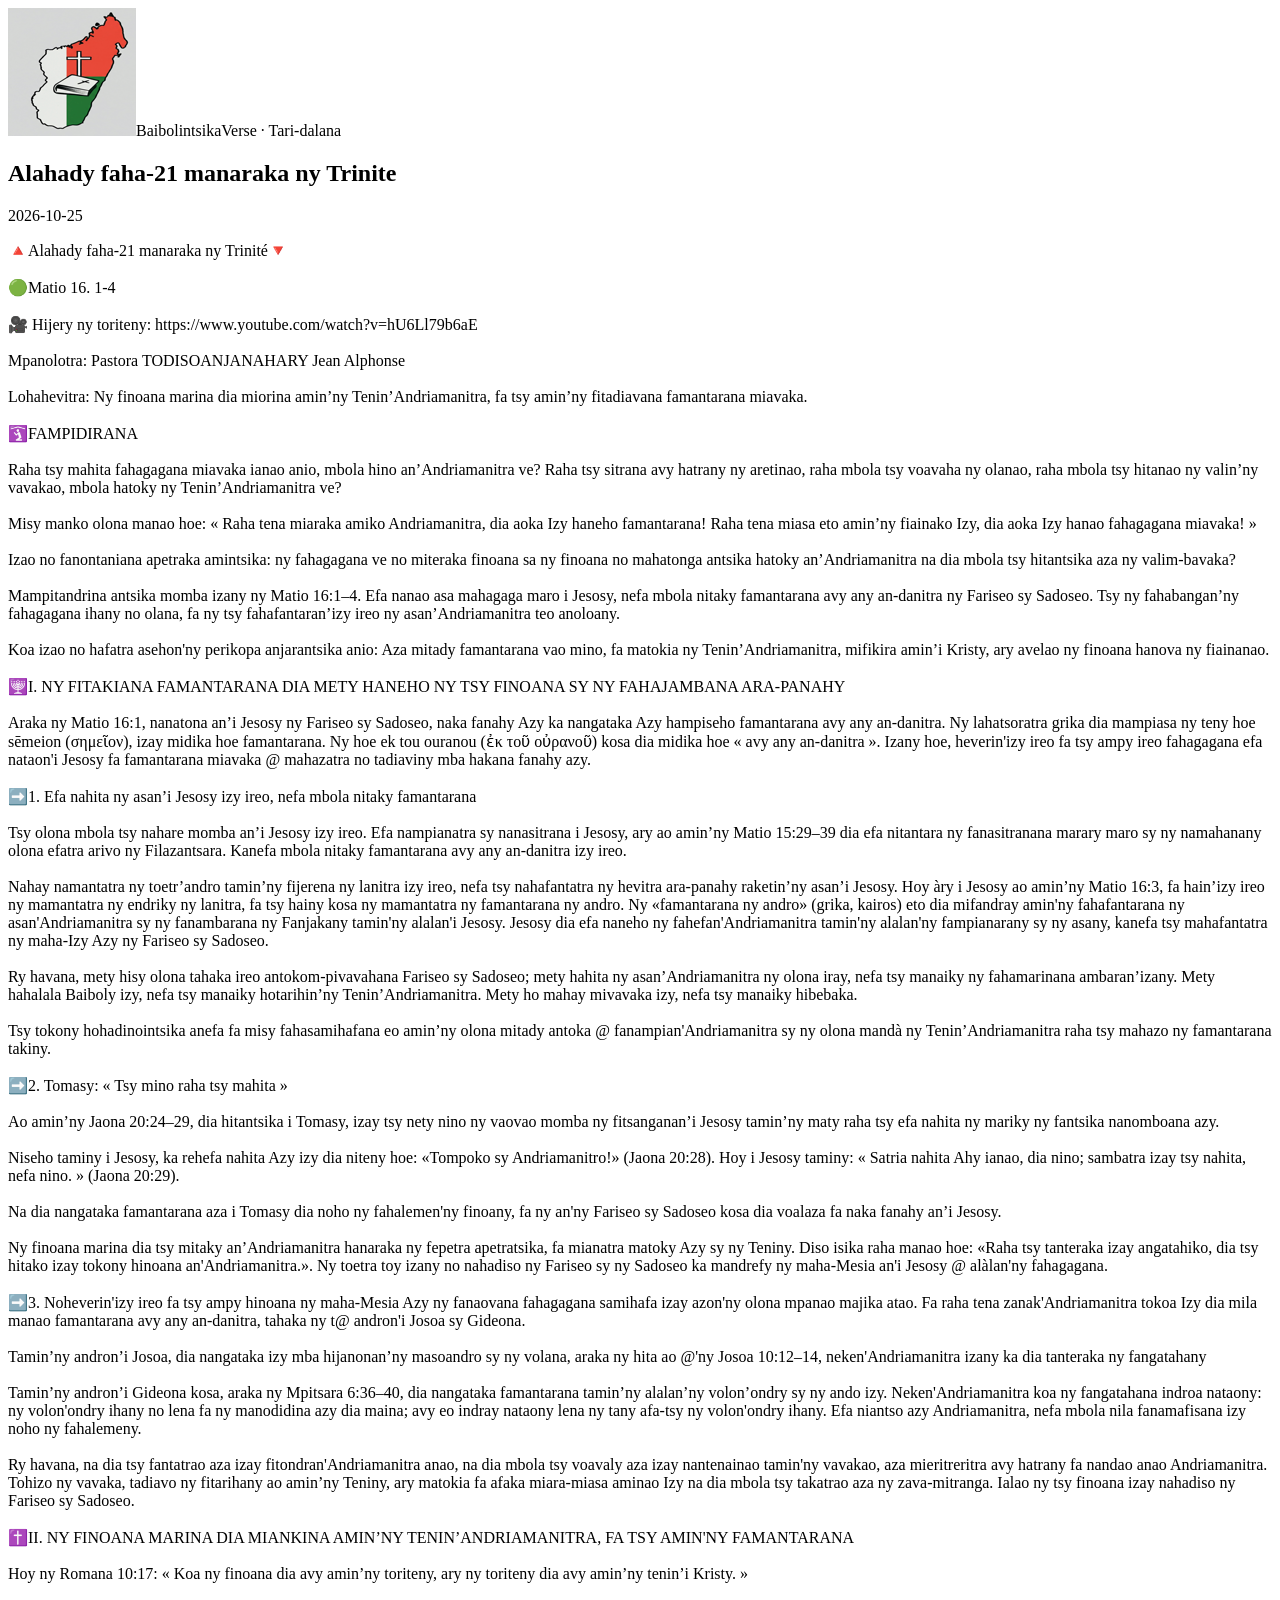
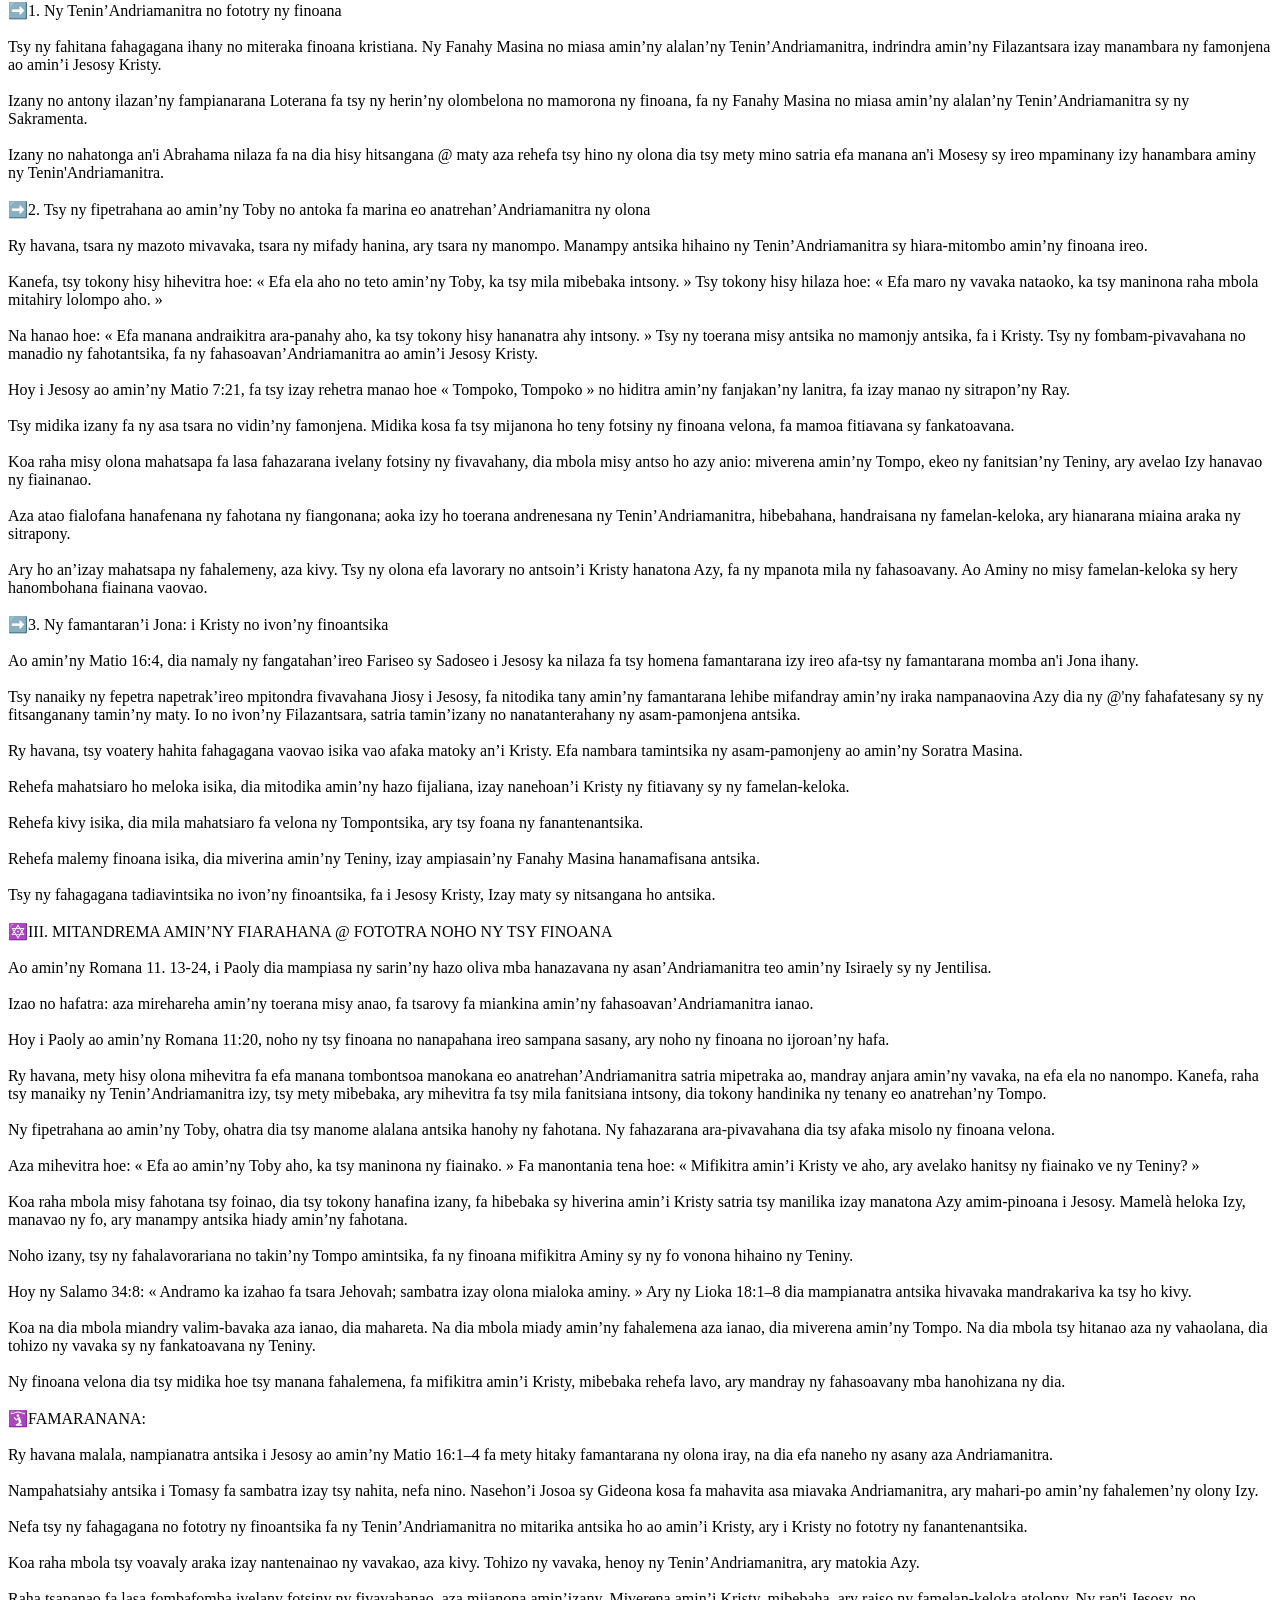
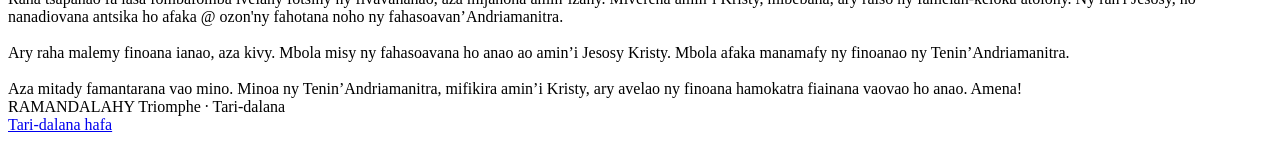
<file: taridalana/p/2026-10-25-alah21manartrinite-2/index.html>
<!doctype html><html lang="mg"><head><meta charset="utf-8"><meta name="viewport" content="width=device-width,initial-scale=1"><meta name="theme-color" content="#173f36"><title>Alahady faha-21 manaraka ny Trinite — Tari-dalana</title><meta name="description" content="Raha tsy mahita fahagagana miavaka ianao anio, mbola hino an’Andriamanitra ve? Raha tsy sitrana avy hatrany ny aretinao, raha mbola tsy voavaha ny olanao, raha mbola tsy hitanao ny valin’ny vavak…"><link rel="canonical" href="https://triompherivo.github.io/baibolintsika-support/taridalana/p/2026-10-25-alah21manartrinite-2/"><meta property="og:type" content="article"><meta property="og:locale" content="mg_MG"><meta property="og:site_name" content="BaibolintsikaVerse"><meta property="og:title" content="Alahady faha-21 manaraka ny Trinite"><meta property="og:description" content="Raha tsy mahita fahagagana miavaka ianao anio, mbola hino an’Andriamanitra ve? Raha tsy sitrana avy hatrany ny aretinao, raha mbola tsy voavaha ny olanao, raha mbola tsy hitanao ny valin’ny vavak…"><meta property="og:url" content="https://triompherivo.github.io/baibolintsika-support/taridalana/p/2026-10-25-alah21manartrinite-2/"><meta property="og:image" content="https://triompherivo.github.io/baibolintsika-support/taridalana/p/2026-10-25-alah21manartrinite-2/facebook.jpg"><meta property="og:image:type" content="image/jpeg"><meta property="og:image:alt" content="Alahady faha-21 manaraka ny Trinite — 2026-10-25"><meta name="twitter:card" content="summary_large_image"><meta name="td-document-id" content="2026-10-25-alah21manartrinite-2"><meta name="referrer" content="strict-origin-when-cross-origin"><meta http-equiv="Content-Security-Policy" content="default-src 'self'; script-src 'self'; style-src 'self' 'unsafe-inline'; img-src 'self' data: https:; connect-src 'self'; frame-src 'self' https://www.youtube.com https://www.youtube-nocookie.com; object-src 'none'; base-uri 'none'"><link rel="stylesheet" href="https://triompherivo.github.io/baibolintsika-support/taridalana/taridalana.css"><script src="https://triompherivo.github.io/baibolintsika-support/taridalana/../lire/books.js" defer></script><script src="https://triompherivo.github.io/baibolintsika-support/taridalana/../lire/core.js" defer></script><script src="https://triompherivo.github.io/baibolintsika-support/taridalana/../lire/calendars-core.js" defer></script><script src="https://triompherivo.github.io/baibolintsika-support/taridalana/../lire/share-core.js" defer></script><script src="https://triompherivo.github.io/baibolintsika-support/taridalana/taridalana-core.js" defer></script><script src="https://triompherivo.github.io/baibolintsika-support/taridalana/taridalana-render.js" defer></script><script src="https://triompherivo.github.io/baibolintsika-support/taridalana/taridalana-view.js" defer></script><script src="https://triompherivo.github.io/baibolintsika-support/taridalana/taridalana-web.js" defer></script></head><body class="td-public-body"><header class="td-public-brand"><a href="https://triompherivo.github.io/baibolintsika-support/taridalana/../"><img src="https://triompherivo.github.io/baibolintsika-support/taridalana/../logo.png" alt="BaibolintsikaVerse"></a><span>BaibolintsikaVerse · Tari-dalana</span></header><main class="td-public-main"><div id="taridalana-app"><article class="td-paper"><h1>Alahady faha-21 manaraka ny Trinite</h1><p>2026-10-25</p><div style="white-space:pre-wrap">🔺️Alahady faha-21 manaraka ny Trinité🔻

🟢Matio 16. 1-4

🎥 Hijery ny toriteny: https://www.youtube.com/watch?v=hU6Ll79b6aE

Mpanolotra: Pastora TODISOANJANAHARY Jean Alphonse

Lohahevitra: Ny finoana marina dia miorina amin’ny Tenin’Andriamanitra, fa tsy amin’ny fitadiavana famantarana miavaka.

🛐FAMPIDIRANA

Raha tsy mahita fahagagana miavaka ianao anio, mbola hino an’Andriamanitra ve? Raha tsy sitrana avy hatrany ny aretinao, raha mbola tsy voavaha ny olanao, raha mbola tsy hitanao ny valin’ny vavakao, mbola hatoky ny Tenin’Andriamanitra ve?

Misy manko olona manao hoe: « Raha tena miaraka amiko Andriamanitra, dia aoka Izy haneho famantarana! Raha tena miasa eto amin’ny fiainako Izy, dia aoka Izy hanao fahagagana miavaka! »

Izao no fanontaniana apetraka amintsika: ny fahagagana ve no miteraka finoana sa ny finoana no mahatonga antsika hatoky an’Andriamanitra na dia mbola tsy hitantsika aza ny valim-bavaka?

Mampitandrina antsika momba izany ny Matio 16:1–4. Efa nanao asa mahagaga maro i Jesosy, nefa mbola nitaky famantarana avy any an-danitra ny Fariseo sy Sadoseo. Tsy ny fahabangan’ny fahagagana ihany no olana, fa ny tsy fahafantaran’izy ireo ny asan’Andriamanitra teo anoloany.

Koa izao no hafatra asehon&#x27;ny perikopa anjarantsika anio: Aza mitady famantarana vao mino, fa matokia ny Tenin’Andriamanitra, mifikira amin’i Kristy, ary avelao ny finoana hanova ny fiainanao.

🕎I. NY FITAKIANA FAMANTARANA DIA METY HANEHO NY TSY FINOANA SY NY FAHAJAMBANA ARA-PANAHY

Araka ny Matio 16:1, nanatona an’i Jesosy ny Fariseo sy Sadoseo, naka fanahy Azy ka nangataka Azy hampiseho famantarana avy any an-danitra. Ny lahatsoratra grika dia mampiasa ny teny hoe sēmeion (σημεῖον), izay midika hoe famantarana. Ny hoe ek tou ouranou (ἐκ τοῦ οὐρανοῦ) kosa dia midika hoe « avy any an-danitra ». Izany hoe, heverin&#x27;izy ireo fa tsy ampy ireo fahagagana efa nataon&#x27;i Jesosy fa famantarana miavaka @ mahazatra no tadiaviny mba hakana fanahy azy.

➡️1. Efa nahita ny asan’i Jesosy izy ireo, nefa mbola nitaky famantarana

Tsy olona mbola tsy nahare momba an’i Jesosy izy ireo. Efa nampianatra sy nanasitrana i Jesosy, ary ao amin’ny Matio 15:29–39 dia efa nitantara ny fanasitranana marary maro sy ny namahanany olona efatra arivo ny Filazantsara. Kanefa mbola nitaky famantarana avy any an-danitra izy ireo.

Nahay namantatra ny toetr’andro tamin’ny fijerena ny lanitra izy ireo, nefa tsy nahafantatra ny hevitra ara-panahy raketin’ny asan’i Jesosy. Hoy àry i Jesosy ao amin’ny Matio 16:3, fa hain’izy ireo ny mamantatra ny endriky ny lanitra, fa tsy hainy kosa ny mamantatra ny famantarana ny andro. Ny «famantarana ny andro» (grika, kairos) eto dia mifandray amin&#x27;ny fahafantarana ny asan&#x27;Andriamanitra sy ny fanambarana ny Fanjakany tamin&#x27;ny alalan&#x27;i Jesosy. Jesosy dia efa naneho ny fahefan&#x27;Andriamanitra tamin&#x27;ny alalan&#x27;ny fampianarany sy ny asany, kanefa tsy mahafantatra ny maha-Izy Azy ny Fariseo sy Sadoseo.

Ry havana, mety hisy olona tahaka ireo antokom-pivavahana Fariseo sy Sadoseo; mety hahita ny asan’Andriamanitra ny olona iray, nefa tsy manaiky ny fahamarinana ambaran’izany. Mety hahalala Baiboly izy, nefa tsy manaiky hotarihin’ny Tenin’Andriamanitra. Mety ho mahay mivavaka izy, nefa tsy manaiky hibebaka.

Tsy tokony hohadinointsika anefa fa misy fahasamihafana eo amin’ny olona mitady antoka @ fanampian&#x27;Andriamanitra sy ny olona mandà ny Tenin’Andriamanitra raha tsy mahazo ny famantarana takiny.

➡️2. Tomasy: « Tsy mino raha tsy mahita »

Ao amin’ny Jaona 20:24–29, dia hitantsika i Tomasy, izay tsy nety nino ny vaovao momba ny fitsanganan’i Jesosy tamin’ny maty raha tsy efa nahita ny mariky ny fantsika nanomboana azy.

Niseho taminy i Jesosy, ka rehefa nahita Azy izy dia niteny hoe: «Tompoko sy Andriamanitro!» (Jaona 20:28). Hoy i Jesosy taminy: « Satria nahita Ahy ianao, dia nino; sambatra izay tsy nahita, nefa nino. » (Jaona 20:29).

Na dia nangataka famantarana aza i Tomasy dia noho ny fahalemen&#x27;ny finoany, fa ny an&#x27;ny Fariseo sy Sadoseo kosa dia voalaza fa naka fanahy an’i Jesosy.

Ny finoana marina dia tsy mitaky an’Andriamanitra hanaraka ny fepetra apetratsika, fa mianatra matoky Azy sy ny Teniny. Diso isika raha manao hoe: «Raha tsy tanteraka izay angatahiko, dia tsy hitako izay tokony hinoana an&#x27;Andriamanitra.». Ny toetra toy izany no nahadiso ny Fariseo sy ny Sadoseo ka mandrefy ny maha-Mesia an&#x27;i Jesosy @ alàlan&#x27;ny fahagagana.

➡️3. Noheverin&#x27;izy ireo fa tsy ampy hinoana ny maha-Mesia Azy ny fanaovana fahagagana samihafa izay azon&#x27;ny olona mpanao majika atao. Fa raha tena zanak&#x27;Andriamanitra tokoa Izy dia mila manao famantarana avy any an-danitra, tahaka ny t@ andron&#x27;i Josoa sy Gideona.

Tamin’ny andron’i Josoa, dia nangataka izy mba hijanonan’ny masoandro sy ny volana, araka ny hita ao @&#x27;ny Josoa 10:12–14, neken&#x27;Andriamanitra izany ka dia tanteraka ny fangatahany

Tamin’ny andron’i Gideona kosa, araka ny Mpitsara 6:36–40, dia nangataka famantarana tamin’ny alalan’ny volon’ondry sy ny ando izy. Neken&#x27;Andriamanitra koa ny fangatahana indroa nataony: ny volon&#x27;ondry ihany no lena fa ny manodidina azy dia maina; avy eo indray nataony lena ny tany afa-tsy ny volon&#x27;ondry ihany. Efa niantso azy Andriamanitra, nefa mbola nila fanamafisana izy noho ny fahalemeny.

Ry havana, na dia tsy fantatrao aza izay fitondran&#x27;Andriamanitra anao, na dia mbola tsy voavaly aza izay nantenainao tamin&#x27;ny vavakao, aza mieritreritra avy hatrany fa nandao anao Andriamanitra. Tohizo ny vavaka, tadiavo ny fitarihany ao amin’ny Teniny, ary matokia fa afaka miara-miasa aminao Izy na dia mbola tsy takatrao aza ny zava-mitranga. Ialao ny tsy finoana izay nahadiso ny Fariseo sy Sadoseo.

✝️II. NY FINOANA MARINA DIA MIANKINA AMIN’NY TENIN’ANDRIAMANITRA, FA TSY AMIN&#x27;NY FAMANTARANA

Hoy ny Romana 10:17: « Koa ny finoana dia avy amin’ny toriteny, ary ny toriteny dia avy amin’ny tenin’i Kristy. »

➡️1. Ny Tenin’Andriamanitra no fototry ny finoana

Tsy ny fahitana fahagagana ihany no miteraka finoana kristiana. Ny Fanahy Masina no miasa amin’ny alalan’ny Tenin’Andriamanitra, indrindra amin’ny Filazantsara izay manambara ny famonjena ao amin’i Jesosy Kristy.

Izany no antony ilazan’ny fampianarana Loterana fa tsy ny herin’ny olombelona no mamorona ny finoana, fa ny Fanahy Masina no miasa amin’ny alalan’ny Tenin’Andriamanitra sy ny Sakramenta.

Izany no nahatonga an&#x27;i Abrahama nilaza fa na dia hisy hitsangana @ maty aza rehefa tsy hino ny olona dia tsy mety mino satria efa manana an&#x27;i Mosesy sy ireo mpaminany izy hanambara aminy ny Tenin&#x27;Andriamanitra.

➡️2. Tsy ny fipetrahana ao amin’ny Toby no antoka fa marina eo anatrehan’Andriamanitra ny olona

Ry havana, tsara ny mazoto mivavaka, tsara ny mifady hanina, ary tsara ny manompo. Manampy antsika hihaino ny Tenin’Andriamanitra sy hiara-mitombo amin’ny finoana ireo.

Kanefa, tsy tokony hisy hihevitra hoe: « Efa ela aho no teto amin’ny Toby, ka tsy mila mibebaka intsony. » Tsy tokony hisy hilaza hoe: « Efa maro ny vavaka nataoko, ka tsy maninona raha mbola mitahiry lolompo aho. »

Na hanao hoe: « Efa manana andraikitra ara-panahy aho, ka tsy tokony hisy hananatra ahy intsony. » Tsy ny toerana misy antsika no mamonjy antsika, fa i Kristy. Tsy ny fombam-pivavahana no manadio ny fahotantsika, fa ny fahasoavan’Andriamanitra ao amin’i Jesosy Kristy.

Hoy i Jesosy ao amin’ny Matio 7:21, fa tsy izay rehetra manao hoe « Tompoko, Tompoko » no hiditra amin’ny fanjakan’ny lanitra, fa izay manao ny sitrapon’ny Ray.

Tsy midika izany fa ny asa tsara no vidin’ny famonjena. Midika kosa fa tsy mijanona ho teny fotsiny ny finoana velona, fa mamoa fitiavana sy fankatoavana.

Koa raha misy olona mahatsapa fa lasa fahazarana ivelany fotsiny ny fivavahany, dia mbola misy antso ho azy anio: miverena amin’ny Tompo, ekeo ny fanitsian’ny Teniny, ary avelao Izy hanavao ny fiainanao.

Aza atao fialofana hanafenana ny fahotana ny fiangonana; aoka izy ho toerana andrenesana ny Tenin’Andriamanitra, hibebahana, handraisana ny famelan-keloka, ary hianarana miaina araka ny sitrapony.

Ary ho an’izay mahatsapa ny fahalemeny, aza kivy. Tsy ny olona efa lavorary no antsoin’i Kristy hanatona Azy, fa ny mpanota mila ny fahasoavany. Ao Aminy no misy famelan-keloka sy hery hanombohana fiainana vaovao.

➡️3. Ny famantaran’i Jona: i Kristy no ivon’ny finoantsika

Ao amin’ny Matio 16:4, dia namaly ny fangatahan’ireo Fariseo sy Sadoseo i Jesosy ka nilaza fa tsy homena famantarana izy ireo afa-tsy ny famantarana momba an&#x27;i Jona ihany.

Tsy nanaiky ny fepetra napetrak’ireo mpitondra fivavahana Jiosy i Jesosy, fa nitodika tany amin’ny famantarana lehibe mifandray amin’ny iraka nampanaovina Azy dia ny @&#x27;ny fahafatesany sy ny fitsanganany tamin’ny maty. Io no ivon’ny Filazantsara, satria tamin’izany no nanatanterahany ny asam-pamonjena antsika.

Ry havana, tsy voatery hahita fahagagana vaovao isika vao afaka matoky an’i Kristy. Efa nambara tamintsika ny asam-pamonjeny ao amin’ny Soratra Masina.

Rehefa mahatsiaro ho meloka isika, dia mitodika amin’ny hazo fijaliana, izay nanehoan’i Kristy ny fitiavany sy ny famelan-keloka.

Rehefa kivy isika, dia mila mahatsiaro fa velona ny Tompontsika, ary tsy foana ny fanantenantsika.

Rehefa malemy finoana isika, dia miverina amin’ny Teniny, izay ampiasain’ny Fanahy Masina hanamafisana antsika.

Tsy ny fahagagana tadiavintsika no ivon’ny finoantsika, fa i Jesosy Kristy, Izay maty sy nitsangana ho antsika.

🔯III. MITANDREMA AMIN’NY FIARAHANA @ FOTOTRA NOHO NY TSY FINOANA

Ao amin’ny Romana 11. 13-24, i Paoly dia mampiasa ny sarin’ny hazo oliva mba hanazavana ny asan’Andriamanitra teo amin’ny Isiraely sy ny Jentilisa.

Izao no hafatra: aza mirehareha amin’ny toerana misy anao, fa tsarovy fa miankina amin’ny fahasoavan’Andriamanitra ianao.

Hoy i Paoly ao amin’ny Romana 11:20, noho ny tsy finoana no nanapahana ireo sampana sasany, ary noho ny finoana no ijoroan’ny hafa.

Ry havana, mety hisy olona mihevitra fa efa manana tombontsoa manokana eo anatrehan’Andriamanitra satria mipetraka ao, mandray anjara amin’ny vavaka, na efa ela no nanompo. Kanefa, raha tsy manaiky ny Tenin’Andriamanitra izy, tsy mety mibebaka, ary mihevitra fa tsy mila fanitsiana intsony, dia tokony handinika ny tenany eo anatrehan’ny Tompo.

Ny fipetrahana ao amin’ny Toby, ohatra dia tsy manome alalana antsika hanohy ny fahotana. Ny fahazarana ara-pivavahana dia tsy afaka misolo ny finoana velona.

Aza mihevitra hoe: « Efa ao amin’ny Toby aho, ka tsy maninona ny fiainako. » Fa manontania tena hoe: « Mifikitra amin’i Kristy ve aho, ary avelako hanitsy ny fiainako ve ny Teniny? »

Koa raha mbola misy fahotana tsy foinao, dia tsy tokony hanafina izany, fa hibebaka sy hiverina amin’i Kristy satria tsy manilika izay manatona Azy amim-pinoana i Jesosy. Mamelà heloka Izy, manavao ny fo, ary manampy antsika hiady amin’ny fahotana.

Noho izany, tsy ny fahalavorariana no takin’ny Tompo amintsika, fa ny finoana mifikitra Aminy sy ny fo vonona hihaino ny Teniny.

Hoy ny Salamo 34:8: « Andramo ka izahao fa tsara Jehovah; sambatra izay olona mialoka aminy. » Ary ny Lioka 18:1–8 dia mampianatra antsika hivavaka mandrakariva ka tsy ho kivy.

Koa na dia mbola miandry valim-bavaka aza ianao, dia mahareta. Na dia mbola miady amin’ny fahalemena aza ianao, dia miverena amin’ny Tompo. Na dia mbola tsy hitanao aza ny vahaolana, dia tohizo ny vavaka sy ny fankatoavana ny Teniny.

Ny finoana velona dia tsy midika hoe tsy manana fahalemena, fa mifikitra amin’i Kristy, mibebaka rehefa lavo, ary mandray ny fahasoavany mba hanohizana ny dia.

🛐FAMARANANA:

Ry havana malala, nampianatra antsika i Jesosy ao amin’ny Matio 16:1–4 fa mety hitaky famantarana ny olona iray, na dia efa naneho ny asany aza Andriamanitra.

Nampahatsiahy antsika i Tomasy fa sambatra izay tsy nahita, nefa nino. Nasehon’i Josoa sy Gideona kosa fa mahavita asa miavaka Andriamanitra, ary mahari-po amin’ny fahalemen’ny olony Izy.

Nefa tsy ny fahagagana no fototry ny finoantsika fa ny Tenin’Andriamanitra no mitarika antsika ho ao amin’i Kristy, ary i Kristy no fototry ny fanantenantsika.

Koa raha mbola tsy voavaly araka izay nantenainao ny vavakao, aza kivy. Tohizo ny vavaka, henoy ny Tenin’Andriamanitra, ary matokia Azy.

Raha tsapanao fa lasa fombafomba ivelany fotsiny ny fivavahanao, aza mijanona amin’izany. Miverena amin’i Kristy, mibebaha, ary raiso ny famelan-keloka atolony. Ny ran&#x27;i Jesosy, no nanadiovana antsika ho afaka @ ozon&#x27;ny fahotana noho ny fahasoavan’Andriamanitra.

Ary raha malemy finoana ianao, aza kivy. Mbola misy ny fahasoavana ho anao ao amin’i Jesosy Kristy. Mbola afaka manamafy ny finoanao ny Tenin’Andriamanitra.

Aza mitady famantarana vao mino. Minoa ny Tenin’Andriamanitra, mifikira amin’i Kristy, ary avelao ny finoana hamokatra fiainana vaovao ho anao. Amena!</div></article></div></main><footer class="td-public-footer">RAMANDALAHY Triomphe · Tari-dalana<br><a href="https://triompherivo.github.io/baibolintsika-support/taridalana/">Tari-dalana hafa</a></footer></body></html>
</file>
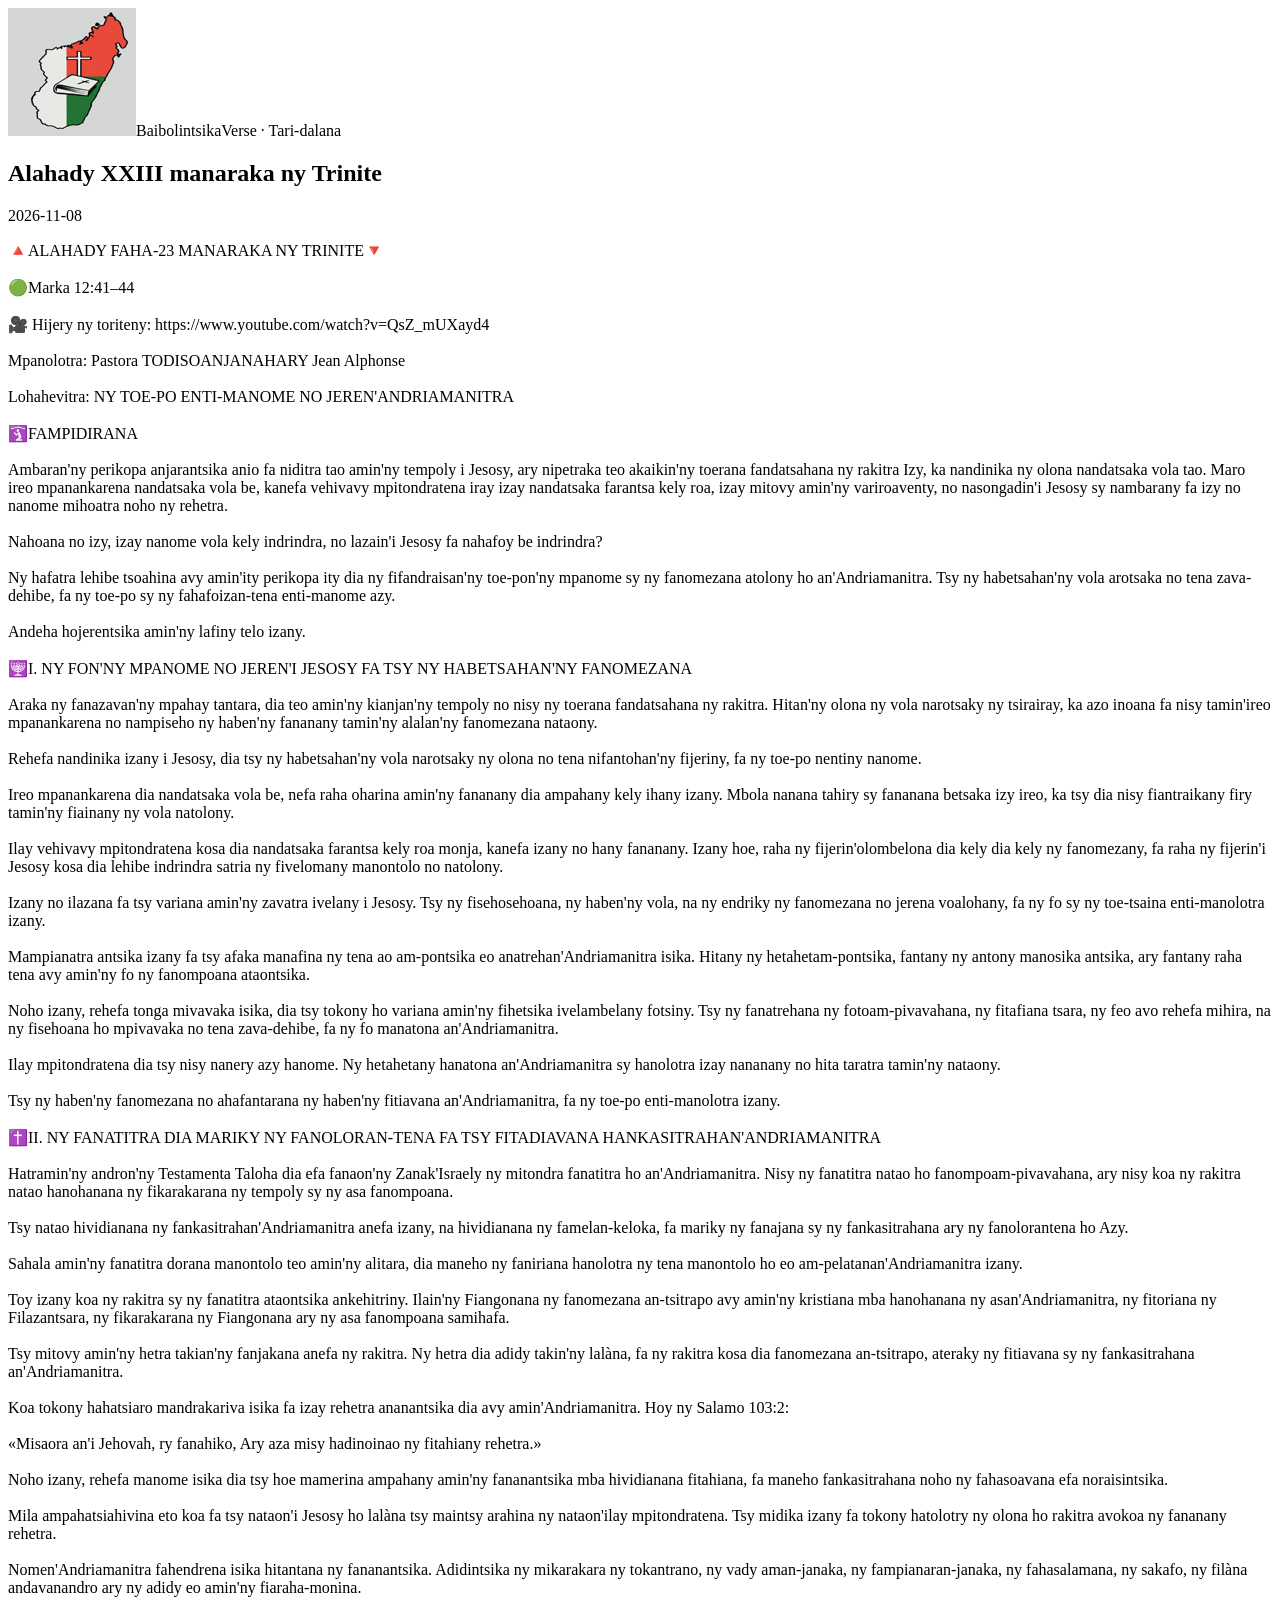
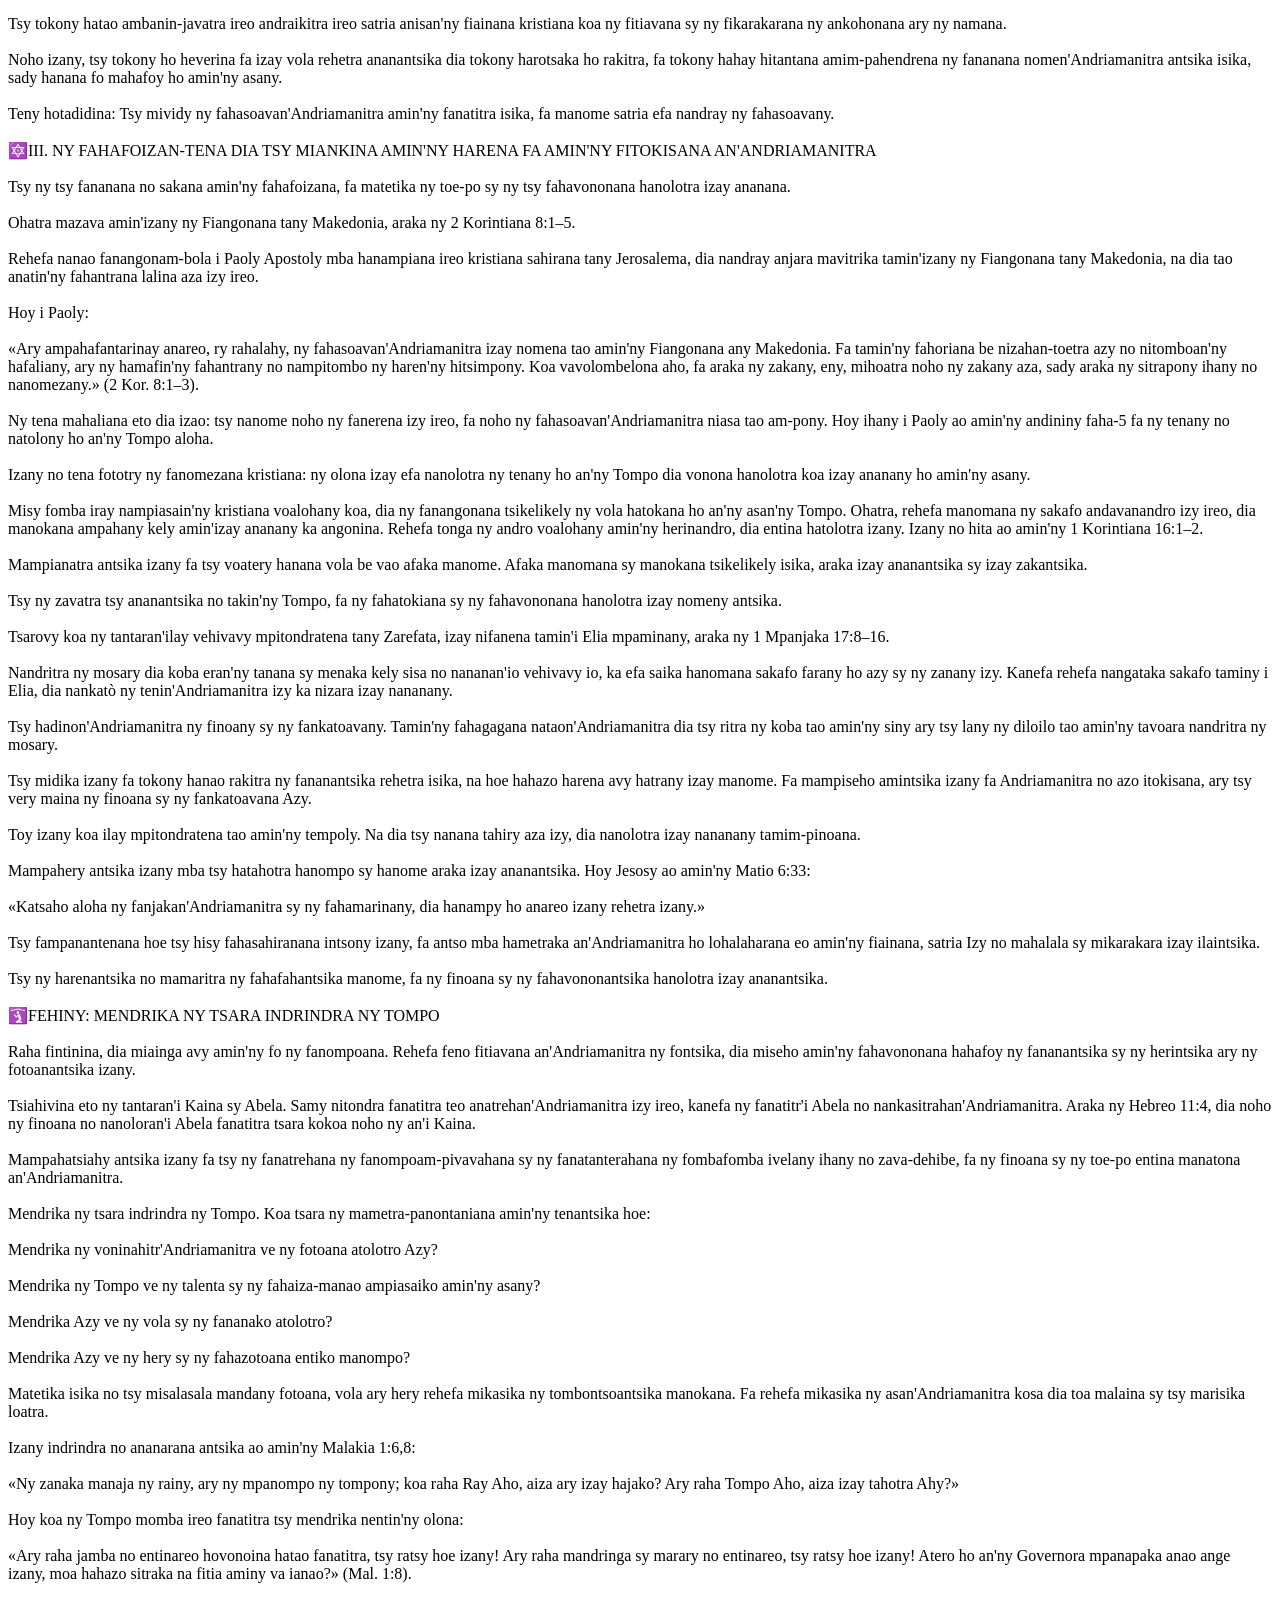
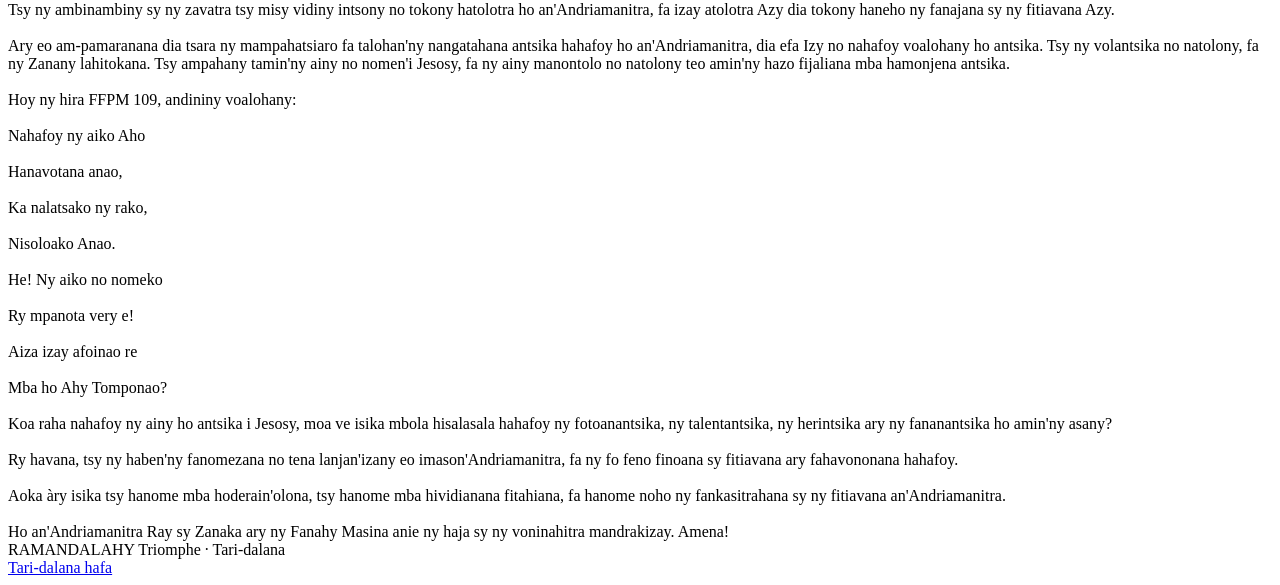
<file: taridalana/p/2026-11-08-alah23manartrinite-2/index.html>
<!doctype html><html lang="mg"><head><meta charset="utf-8"><meta name="viewport" content="width=device-width,initial-scale=1"><meta name="theme-color" content="#173f36"><title>Alahady XXIII manaraka ny Trinite — Tari-dalana</title><meta name="description" content="Ambaran&#39;ny perikopa anjarantsika anio fa niditra tao amin&#39;ny tempoly i Jesosy, ary nipetraka teo akaikin&#39;ny toerana fandatsahana ny rakitra Izy, ka nandinika ny olona nandatsaka vola tao. Maro ir…"><link rel="canonical" href="https://triompherivo.github.io/baibolintsika-support/taridalana/p/2026-11-08-alah23manartrinite-2/"><meta property="og:type" content="article"><meta property="og:locale" content="mg_MG"><meta property="og:site_name" content="BaibolintsikaVerse"><meta property="og:title" content="Alahady XXIII manaraka ny Trinite"><meta property="og:description" content="Ambaran&#39;ny perikopa anjarantsika anio fa niditra tao amin&#39;ny tempoly i Jesosy, ary nipetraka teo akaikin&#39;ny toerana fandatsahana ny rakitra Izy, ka nandinika ny olona nandatsaka vola tao. Maro ir…"><meta property="og:url" content="https://triompherivo.github.io/baibolintsika-support/taridalana/p/2026-11-08-alah23manartrinite-2/"><meta property="og:image" content="https://triompherivo.github.io/baibolintsika-support/taridalana/p/2026-11-08-alah23manartrinite-2/facebook.jpg"><meta property="og:image:type" content="image/jpeg"><meta property="og:image:width" content="1200"><meta property="og:image:height" content="630"><meta property="og:image:alt" content="Alahady XXIII manaraka ny Trinite — 2026-11-08"><meta name="twitter:card" content="summary_large_image"><meta name="td-document-id" content="2026-11-08-alah23manartrinite-2"><meta name="referrer" content="strict-origin-when-cross-origin"><meta http-equiv="Content-Security-Policy" content="default-src 'self'; script-src 'self'; style-src 'self' 'unsafe-inline'; img-src 'self' data: https:; connect-src 'self'; frame-src 'self' https://www.youtube.com https://www.youtube-nocookie.com; object-src 'none'; base-uri 'none'"><link rel="stylesheet" href="https://triompherivo.github.io/baibolintsika-support/taridalana/taridalana.css"><script src="https://triompherivo.github.io/baibolintsika-support/taridalana/../lire/books.js" defer></script><script src="https://triompherivo.github.io/baibolintsika-support/taridalana/../lire/core.js" defer></script><script src="https://triompherivo.github.io/baibolintsika-support/taridalana/../lire/calendars-core.js" defer></script><script src="https://triompherivo.github.io/baibolintsika-support/taridalana/../lire/share-core.js" defer></script><script src="https://triompherivo.github.io/baibolintsika-support/taridalana/taridalana-core.js" defer></script><script src="https://triompherivo.github.io/baibolintsika-support/taridalana/taridalana-render.js" defer></script><script src="https://triompherivo.github.io/baibolintsika-support/taridalana/taridalana-view.js" defer></script><script src="https://triompherivo.github.io/baibolintsika-support/taridalana/taridalana-web.js" defer></script></head><body class="td-public-body"><header class="td-public-brand"><a href="https://triompherivo.github.io/baibolintsika-support/taridalana/../"><img src="https://triompherivo.github.io/baibolintsika-support/taridalana/../logo.png" alt="BaibolintsikaVerse"></a><span>BaibolintsikaVerse · Tari-dalana</span></header><main class="td-public-main"><div id="taridalana-app"><article class="td-paper"><h1>Alahady XXIII manaraka ny Trinite</h1><p>2026-11-08</p><div style="white-space:pre-wrap">🔺️ALAHADY FAHA-23 MANARAKA NY TRINITE🔻

🟢Marka 12:41–44

🎥 Hijery ny toriteny: https://www.youtube.com/watch?v=QsZ_mUXayd4

Mpanolotra: Pastora TODISOANJANAHARY Jean Alphonse

Lohahevitra: NY TOE-PO ENTI-MANOME NO JEREN&#39;ANDRIAMANITRA

🛐FAMPIDIRANA

Ambaran&#39;ny perikopa anjarantsika anio fa niditra tao amin&#39;ny tempoly i Jesosy, ary nipetraka teo akaikin&#39;ny toerana fandatsahana ny rakitra Izy, ka nandinika ny olona nandatsaka vola tao. Maro ireo mpanankarena nandatsaka vola be, kanefa vehivavy mpitondratena iray izay nandatsaka farantsa kely roa, izay mitovy amin&#39;ny variroaventy, no nasongadin&#39;i Jesosy sy nambarany fa izy no nanome mihoatra noho ny rehetra.

Nahoana no izy, izay nanome vola kely indrindra, no lazain&#39;i Jesosy fa nahafoy be indrindra?

Ny hafatra lehibe tsoahina avy amin&#39;ity perikopa ity dia ny fifandraisan&#39;ny toe-pon&#39;ny mpanome sy ny fanomezana atolony ho an&#39;Andriamanitra. Tsy ny habetsahan&#39;ny vola arotsaka no tena zava-dehibe, fa ny toe-po sy ny fahafoizan-tena enti-manome azy.

Andeha hojerentsika amin&#39;ny lafiny telo izany.

🕎I. NY FON&#39;NY MPANOME NO JEREN&#39;I JESOSY FA TSY NY HABETSAHAN&#39;NY FANOMEZANA

Araka ny fanazavan&#39;ny mpahay tantara, dia teo amin&#39;ny kianjan&#39;ny tempoly no nisy ny toerana fandatsahana ny rakitra. Hitan&#39;ny olona ny vola narotsaky ny tsirairay, ka azo inoana fa nisy tamin&#39;ireo mpanankarena no nampiseho ny haben&#39;ny fananany tamin&#39;ny alalan&#39;ny fanomezana nataony.

Rehefa nandinika izany i Jesosy, dia tsy ny habetsahan&#39;ny vola narotsaky ny olona no tena nifantohan&#39;ny fijeriny, fa ny toe-po nentiny nanome.

Ireo mpanankarena dia nandatsaka vola be, nefa raha oharina amin&#39;ny fananany dia ampahany kely ihany izany. Mbola nanana tahiry sy fananana betsaka izy ireo, ka tsy dia nisy fiantraikany firy tamin&#39;ny fiainany ny vola natolony.

Ilay vehivavy mpitondratena kosa dia nandatsaka farantsa kely roa monja, kanefa izany no hany fananany. Izany hoe, raha ny fijerin&#39;olombelona dia kely dia kely ny fanomezany, fa raha ny fijerin&#39;i Jesosy kosa dia lehibe indrindra satria ny fivelomany manontolo no natolony.

Izany no ilazana fa tsy variana amin&#39;ny zavatra ivelany i Jesosy. Tsy ny fisehosehoana, ny haben&#39;ny vola, na ny endriky ny fanomezana no jerena voalohany, fa ny fo sy ny toe-tsaina enti-manolotra izany.

Mampianatra antsika izany fa tsy afaka manafina ny tena ao am-pontsika eo anatrehan&#39;Andriamanitra isika. Hitany ny hetahetam-pontsika, fantany ny antony manosika antsika, ary fantany raha tena avy amin&#39;ny fo ny fanompoana ataontsika.

Noho izany, rehefa tonga mivavaka isika, dia tsy tokony ho variana amin&#39;ny fihetsika ivelambelany fotsiny. Tsy ny fanatrehana ny fotoam-pivavahana, ny fitafiana tsara, ny feo avo rehefa mihira, na ny fisehoana ho mpivavaka no tena zava-dehibe, fa ny fo manatona an&#39;Andriamanitra.

Ilay mpitondratena dia tsy nisy nanery azy hanome. Ny hetahetany hanatona an&#39;Andriamanitra sy hanolotra izay nananany no hita taratra tamin&#39;ny nataony.

Tsy ny haben&#39;ny fanomezana no ahafantarana ny haben&#39;ny fitiavana an&#39;Andriamanitra, fa ny toe-po enti-manolotra izany.

✝️II. NY FANATITRA DIA MARIKY NY FANOLORAN-TENA FA TSY FITADIAVANA HANKASITRAHAN&#39;ANDRIAMANITRA

Hatramin&#39;ny andron&#39;ny Testamenta Taloha dia efa fanaon&#39;ny Zanak&#39;Israely ny mitondra fanatitra ho an&#39;Andriamanitra. Nisy ny fanatitra natao ho fanompoam-pivavahana, ary nisy koa ny rakitra natao hanohanana ny fikarakarana ny tempoly sy ny asa fanompoana.

Tsy natao hividianana ny fankasitrahan&#39;Andriamanitra anefa izany, na hividianana ny famelan-keloka, fa mariky ny fanajana sy ny fankasitrahana ary ny fanolorantena ho Azy.

Sahala amin&#39;ny fanatitra dorana manontolo teo amin&#39;ny alitara, dia maneho ny faniriana hanolotra ny tena manontolo ho eo am-pelatanan&#39;Andriamanitra izany.

Toy izany koa ny rakitra sy ny fanatitra ataontsika ankehitriny. Ilain&#39;ny Fiangonana ny fanomezana an-tsitrapo avy amin&#39;ny kristiana mba hanohanana ny asan&#39;Andriamanitra, ny fitoriana ny Filazantsara, ny fikarakarana ny Fiangonana ary ny asa fanompoana samihafa.

Tsy mitovy amin&#39;ny hetra takian&#39;ny fanjakana anefa ny rakitra. Ny hetra dia adidy takin&#39;ny lalàna, fa ny rakitra kosa dia fanomezana an-tsitrapo, ateraky ny fitiavana sy ny fankasitrahana an&#39;Andriamanitra.

Koa tokony hahatsiaro mandrakariva isika fa izay rehetra ananantsika dia avy amin&#39;Andriamanitra. Hoy ny Salamo 103:2:

«Misaora an&#39;i Jehovah, ry fanahiko, Ary aza misy hadinoinao ny fitahiany rehetra.»

Noho izany, rehefa manome isika dia tsy hoe mamerina ampahany amin&#39;ny fananantsika mba hividianana fitahiana, fa maneho fankasitrahana noho ny fahasoavana efa noraisintsika.

Mila ampahatsiahivina eto koa fa tsy nataon&#39;i Jesosy ho lalàna tsy maintsy arahina ny nataon&#39;ilay mpitondratena. Tsy midika izany fa tokony hatolotry ny olona ho rakitra avokoa ny fananany rehetra.

Nomen&#39;Andriamanitra fahendrena isika hitantana ny fananantsika. Adidintsika ny mikarakara ny tokantrano, ny vady aman-janaka, ny fampianaran-janaka, ny fahasalamana, ny sakafo, ny filàna andavanandro ary ny adidy eo amin&#39;ny fiaraha-monina.

Tsy tokony hatao ambanin-javatra ireo andraikitra ireo satria anisan&#39;ny fiainana kristiana koa ny fitiavana sy ny fikarakarana ny ankohonana ary ny namana.

Noho izany, tsy tokony ho heverina fa izay vola rehetra ananantsika dia tokony harotsaka ho rakitra, fa tokony hahay hitantana amim-pahendrena ny fananana nomen&#39;Andriamanitra antsika isika, sady hanana fo mahafoy ho amin&#39;ny asany.

Teny hotadidina: Tsy mividy ny fahasoavan&#39;Andriamanitra amin&#39;ny fanatitra isika, fa manome satria efa nandray ny fahasoavany.

🔯III. NY FAHAFOIZAN-TENA DIA TSY MIANKINA AMIN&#39;NY HARENA FA AMIN&#39;NY FITOKISANA AN&#39;ANDRIAMANITRA

Tsy ny tsy fananana no sakana amin&#39;ny fahafoizana, fa matetika ny toe-po sy ny tsy fahavononana hanolotra izay ananana.

Ohatra mazava amin&#39;izany ny Fiangonana tany Makedonia, araka ny 2 Korintiana 8:1–5.

Rehefa nanao fanangonam-bola i Paoly Apostoly mba hanampiana ireo kristiana sahirana tany Jerosalema, dia nandray anjara mavitrika tamin&#39;izany ny Fiangonana tany Makedonia, na dia tao anatin&#39;ny fahantrana lalina aza izy ireo.

Hoy i Paoly:

«Ary ampahafantarinay anareo, ry rahalahy, ny fahasoavan&#39;Andriamanitra izay nomena tao amin&#39;ny Fiangonana any Makedonia. Fa tamin&#39;ny fahoriana be nizahan-toetra azy no nitomboan&#39;ny hafaliany, ary ny hamafin&#39;ny fahantrany no nampitombo ny haren&#39;ny hitsimpony. Koa vavolombelona aho, fa araka ny zakany, eny, mihoatra noho ny zakany aza, sady araka ny sitrapony ihany no nanomezany.» (2 Kor. 8:1–3).

Ny tena mahaliana eto dia izao: tsy nanome noho ny fanerena izy ireo, fa noho ny fahasoavan&#39;Andriamanitra niasa tao am-pony. Hoy ihany i Paoly ao amin&#39;ny andininy faha-5 fa ny tenany no natolony ho an&#39;ny Tompo aloha.

Izany no tena fototry ny fanomezana kristiana: ny olona izay efa nanolotra ny tenany ho an&#39;ny Tompo dia vonona hanolotra koa izay ananany ho amin&#39;ny asany.

Misy fomba iray nampiasain&#39;ny kristiana voalohany koa, dia ny fanangonana tsikelikely ny vola hatokana ho an&#39;ny asan&#39;ny Tompo. Ohatra, rehefa manomana ny sakafo andavanandro izy ireo, dia manokana ampahany kely amin&#39;izay ananany ka angonina. Rehefa tonga ny andro voalohany amin&#39;ny herinandro, dia entina hatolotra izany. Izany no hita ao amin&#39;ny 1 Korintiana 16:1–2.

Mampianatra antsika izany fa tsy voatery hanana vola be vao afaka manome. Afaka manomana sy manokana tsikelikely isika, araka izay ananantsika sy izay zakantsika.

Tsy ny zavatra tsy ananantsika no takin&#39;ny Tompo, fa ny fahatokiana sy ny fahavononana hanolotra izay nomeny antsika.

Tsarovy koa ny tantaran&#39;ilay vehivavy mpitondratena tany Zarefata, izay nifanena tamin&#39;i Elia mpaminany, araka ny 1 Mpanjaka 17:8–16.

Nandritra ny mosary dia koba eran&#39;ny tanana sy menaka kely sisa no nananan&#39;io vehivavy io, ka efa saika hanomana sakafo farany ho azy sy ny zanany izy. Kanefa rehefa nangataka sakafo taminy i Elia, dia nankatò ny tenin&#39;Andriamanitra izy ka nizara izay nananany.

Tsy hadinon&#39;Andriamanitra ny finoany sy ny fankatoavany. Tamin&#39;ny fahagagana nataon&#39;Andriamanitra dia tsy ritra ny koba tao amin&#39;ny siny ary tsy lany ny diloilo tao amin&#39;ny tavoara nandritra ny mosary.

Tsy midika izany fa tokony hanao rakitra ny fananantsika rehetra isika, na hoe hahazo harena avy hatrany izay manome. Fa mampiseho amintsika izany fa Andriamanitra no azo itokisana, ary tsy very maina ny finoana sy ny fankatoavana Azy.

Toy izany koa ilay mpitondratena tao amin&#39;ny tempoly. Na dia tsy nanana tahiry aza izy, dia nanolotra izay nananany tamim-pinoana.

Mampahery antsika izany mba tsy hatahotra hanompo sy hanome araka izay ananantsika. Hoy Jesosy ao amin&#39;ny Matio 6:33:

«Katsaho aloha ny fanjakan&#39;Andriamanitra sy ny fahamarinany, dia hanampy ho anareo izany rehetra izany.»

Tsy fampanantenana hoe tsy hisy fahasahiranana intsony izany, fa antso mba hametraka an&#39;Andriamanitra ho lohalaharana eo amin&#39;ny fiainana, satria Izy no mahalala sy mikarakara izay ilaintsika.

Tsy ny harenantsika no mamaritra ny fahafahantsika manome, fa ny finoana sy ny fahavononantsika hanolotra izay ananantsika.

🛐FEHINY: MENDRIKA NY TSARA INDRINDRA NY TOMPO

Raha fintinina, dia miainga avy amin&#39;ny fo ny fanompoana. Rehefa feno fitiavana an&#39;Andriamanitra ny fontsika, dia miseho amin&#39;ny fahavononana hahafoy ny fananantsika sy ny herintsika ary ny fotoanantsika izany.

Tsiahivina eto ny tantaran&#39;i Kaina sy Abela. Samy nitondra fanatitra teo anatrehan&#39;Andriamanitra izy ireo, kanefa ny fanatitr&#39;i Abela no nankasitrahan&#39;Andriamanitra. Araka ny Hebreo 11:4, dia noho ny finoana no nanoloran&#39;i Abela fanatitra tsara kokoa noho ny an&#39;i Kaina.

Mampahatsiahy antsika izany fa tsy ny fanatrehana ny fanompoam-pivavahana sy ny fanatanterahana ny fombafomba ivelany ihany no zava-dehibe, fa ny finoana sy ny toe-po entina manatona an&#39;Andriamanitra.

Mendrika ny tsara indrindra ny Tompo. Koa tsara ny mametra-panontaniana amin&#39;ny tenantsika hoe:

Mendrika ny voninahitr&#39;Andriamanitra ve ny fotoana atolotro Azy?

Mendrika ny Tompo ve ny talenta sy ny fahaiza-manao ampiasaiko amin&#39;ny asany?

Mendrika Azy ve ny vola sy ny fananako atolotro?

Mendrika Azy ve ny hery sy ny fahazotoana entiko manompo?

Matetika isika no tsy misalasala mandany fotoana, vola ary hery rehefa mikasika ny tombontsoantsika manokana. Fa rehefa mikasika ny asan&#39;Andriamanitra kosa dia toa malaina sy tsy marisika loatra.

Izany indrindra no ananarana antsika ao amin&#39;ny Malakia 1:6,8:

«Ny zanaka manaja ny rainy, ary ny mpanompo ny tompony; koa raha Ray Aho, aiza ary izay hajako? Ary raha Tompo Aho, aiza izay tahotra Ahy?»

Hoy koa ny Tompo momba ireo fanatitra tsy mendrika nentin&#39;ny olona:

«Ary raha jamba no entinareo hovonoina hatao fanatitra, tsy ratsy hoe izany! Ary raha mandringa sy marary no entinareo, tsy ratsy hoe izany! Atero ho an&#39;ny Governora mpanapaka anao ange izany, moa hahazo sitraka na fitia aminy va ianao?» (Mal. 1:8).

Tsy ny ambinambiny sy ny zavatra tsy misy vidiny intsony no tokony hatolotra ho an&#39;Andriamanitra, fa izay atolotra Azy dia tokony haneho ny fanajana sy ny fitiavana Azy.

Ary eo am-pamaranana dia tsara ny mampahatsiaro fa talohan&#39;ny nangatahana antsika hahafoy ho an&#39;Andriamanitra, dia efa Izy no nahafoy voalohany ho antsika. Tsy ny volantsika no natolony, fa ny Zanany lahitokana. Tsy ampahany tamin&#39;ny ainy no nomen&#39;i Jesosy, fa ny ainy manontolo no natolony teo amin&#39;ny hazo fijaliana mba hamonjena antsika.

Hoy ny hira FFPM 109, andininy voalohany:

Nahafoy ny aiko Aho

Hanavotana anao,

Ka nalatsako ny rako,

Nisoloako Anao.

He! Ny aiko no nomeko

Ry mpanota very e!

Aiza izay afoinao re

Mba ho Ahy Tomponao?

Koa raha nahafoy ny ainy ho antsika i Jesosy, moa ve isika mbola hisalasala hahafoy ny fotoanantsika, ny talentantsika, ny herintsika ary ny fananantsika ho amin&#39;ny asany?

Ry havana, tsy ny haben&#39;ny fanomezana no tena lanjan&#39;izany eo imason&#39;Andriamanitra, fa ny fo feno finoana sy fitiavana ary fahavononana hahafoy.

Aoka àry isika tsy hanome mba hoderain&#39;olona, tsy hanome mba hividianana fitahiana, fa hanome noho ny fankasitrahana sy ny fitiavana an&#39;Andriamanitra.

Ho an&#39;Andriamanitra Ray sy Zanaka ary ny Fanahy Masina anie ny haja sy ny voninahitra mandrakizay. Amena!</div></article></div></main><footer class="td-public-footer">RAMANDALAHY Triomphe · Tari-dalana<br><a href="https://triompherivo.github.io/baibolintsika-support/taridalana/">Tari-dalana hafa</a></footer></body></html>
</file>
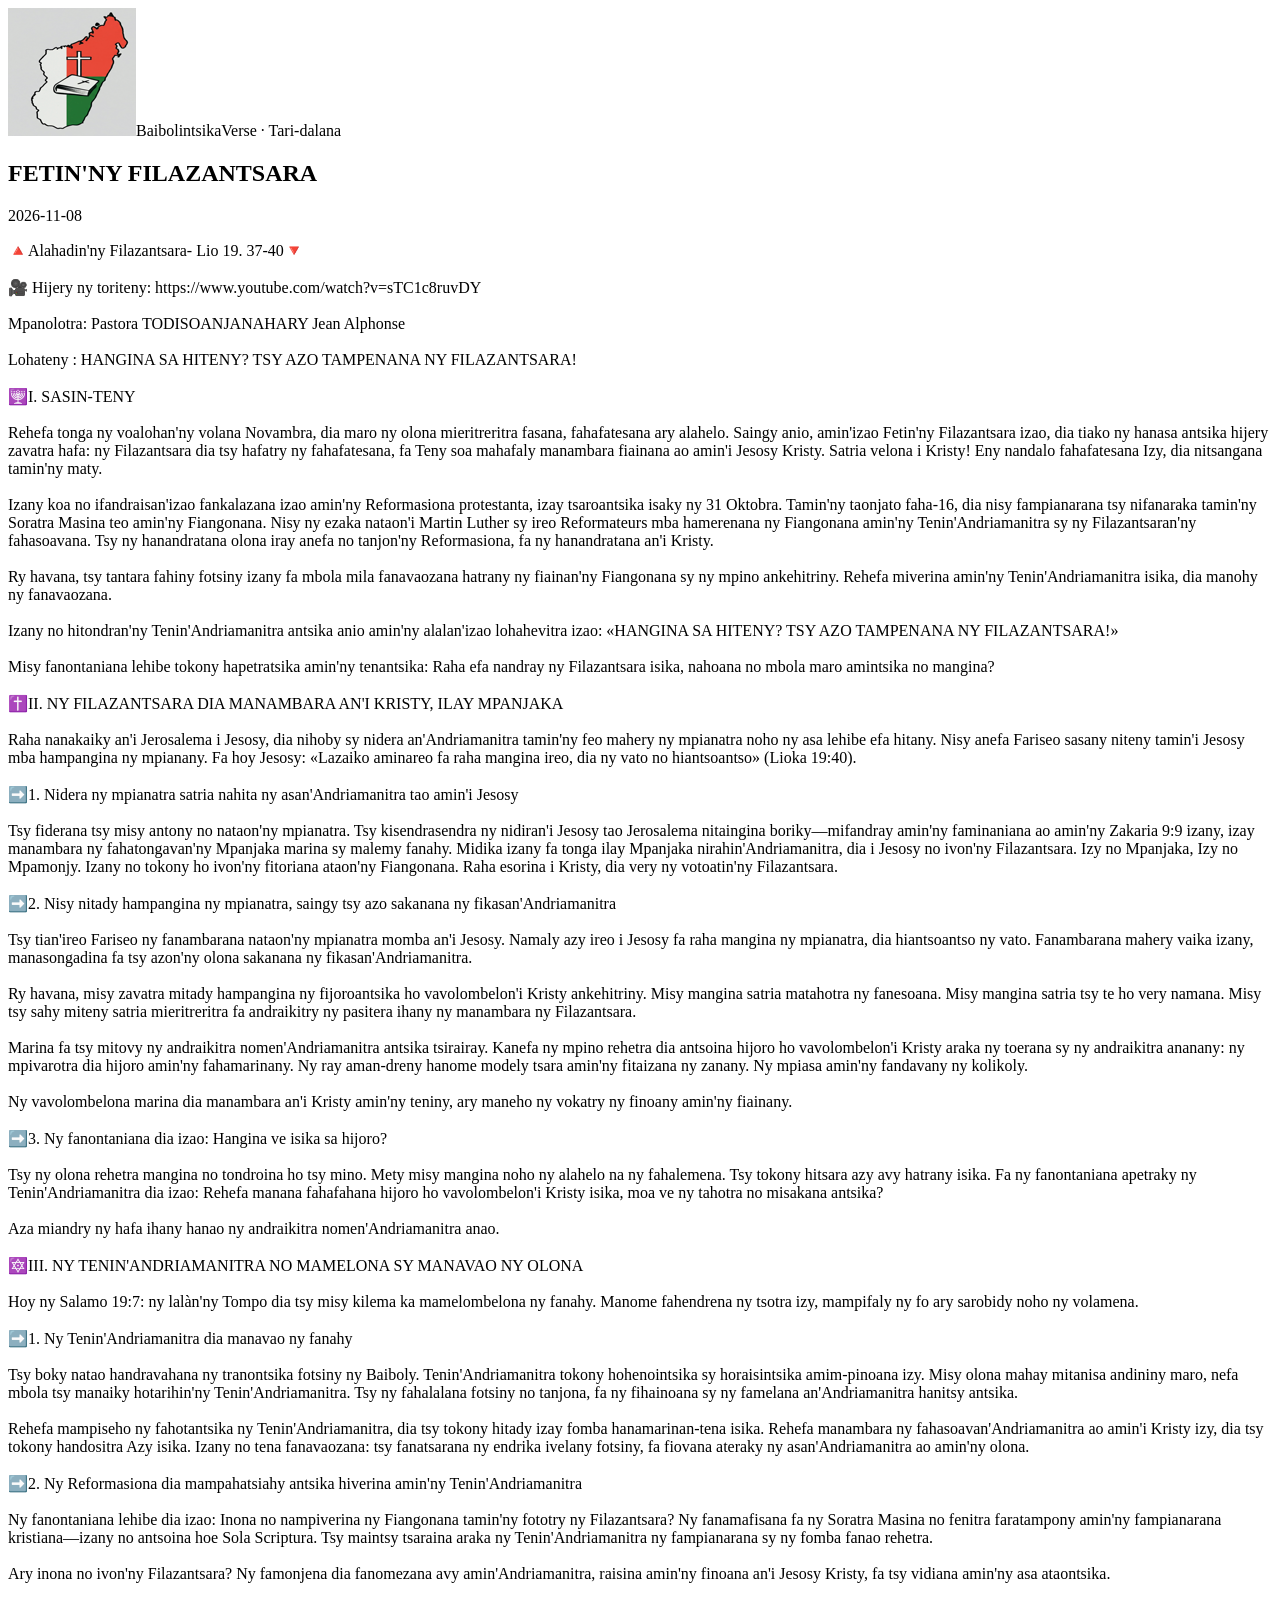
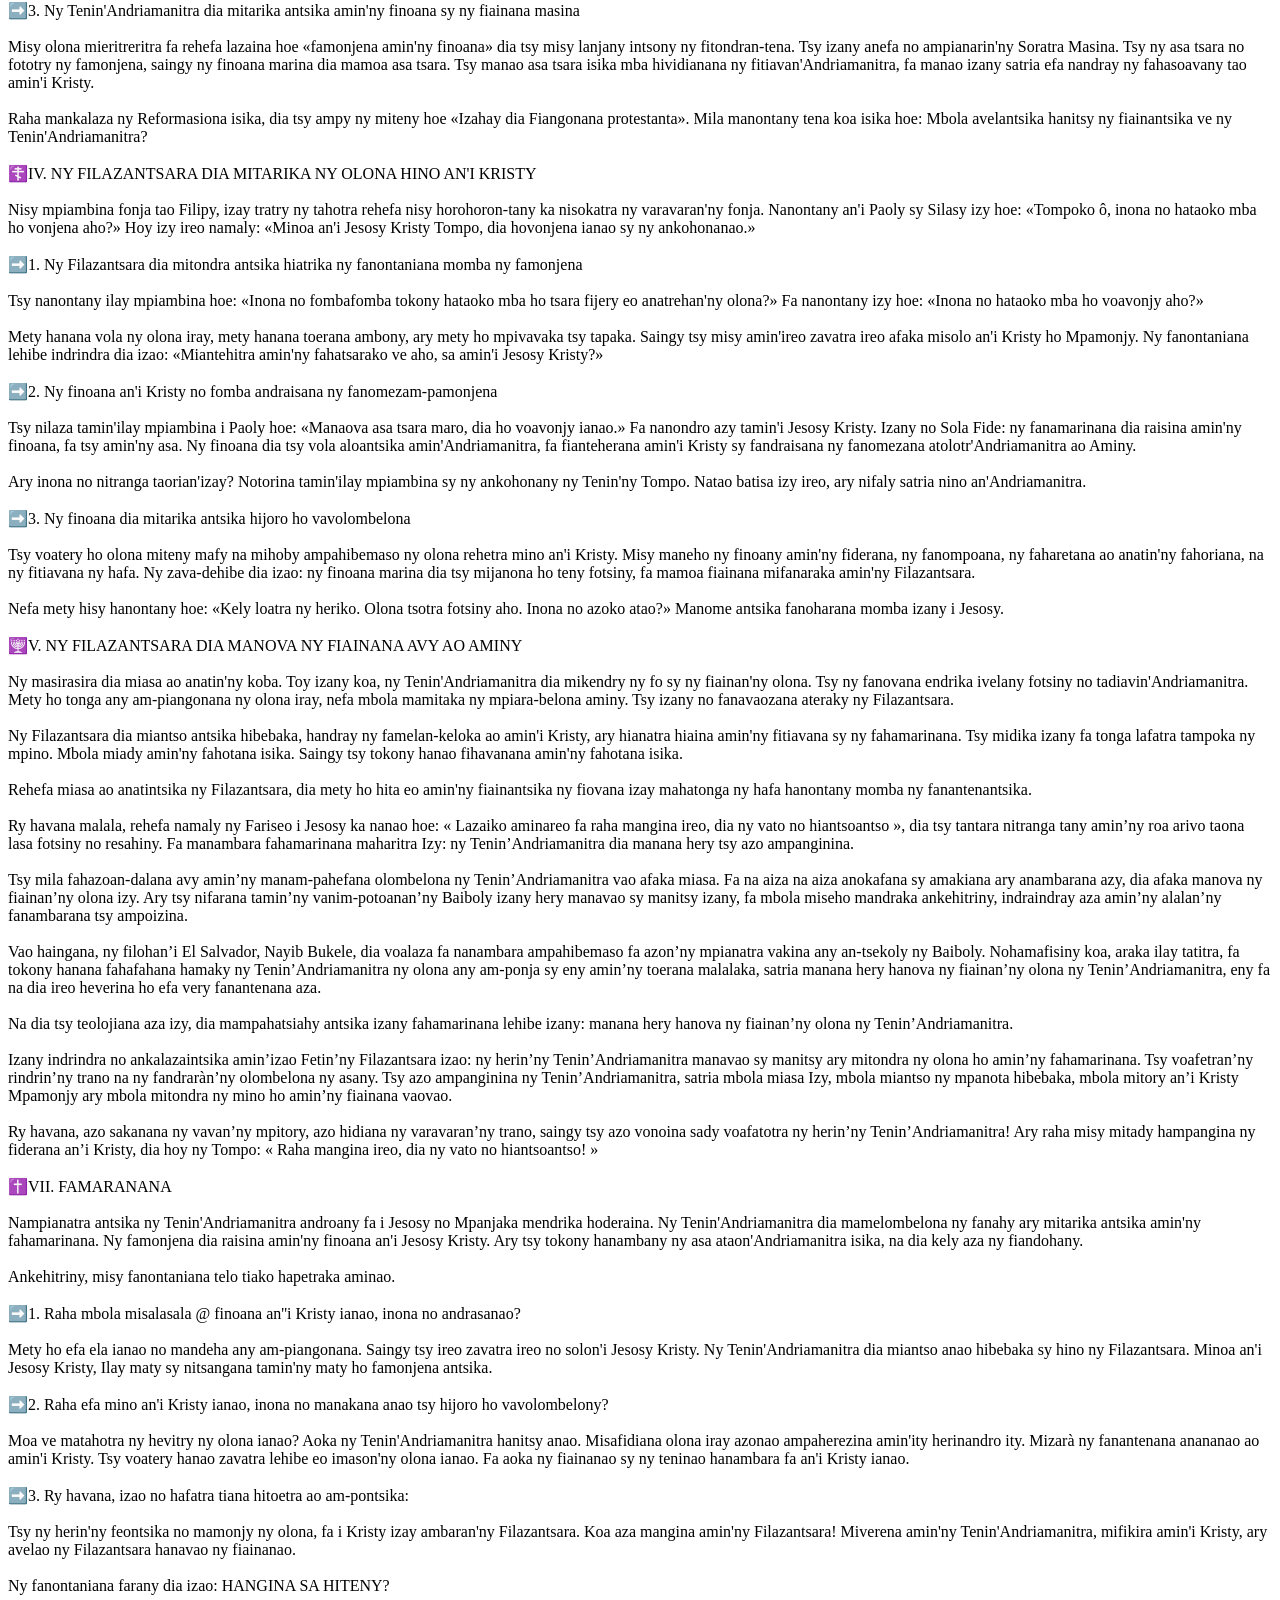
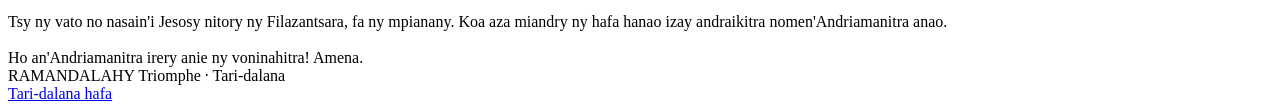
<file: taridalana/p/2026-11-08-fetyfilazantsara-2/index.html>
<!doctype html><html lang="mg"><head><meta charset="utf-8"><meta name="viewport" content="width=device-width,initial-scale=1"><meta name="theme-color" content="#173f36"><title>FETIN&#39;NY FILAZANTSARA — Tari-dalana</title><meta name="description" content="Rehefa tonga ny voalohan&#39;ny volana Novambra, dia maro ny olona mieritreritra fasana, fahafatesana ary alahelo. Saingy anio, amin&#39;izao Fetin&#39;ny Filazantsara izao, dia tiako ny hanasa antsika hijer…"><link rel="canonical" href="https://triompherivo.github.io/baibolintsika-support/taridalana/p/2026-11-08-fetyfilazantsara-2/"><meta property="og:type" content="article"><meta property="og:locale" content="mg_MG"><meta property="og:site_name" content="BaibolintsikaVerse"><meta property="og:title" content="FETIN&#39;NY FILAZANTSARA"><meta property="og:description" content="Rehefa tonga ny voalohan&#39;ny volana Novambra, dia maro ny olona mieritreritra fasana, fahafatesana ary alahelo. Saingy anio, amin&#39;izao Fetin&#39;ny Filazantsara izao, dia tiako ny hanasa antsika hijer…"><meta property="og:url" content="https://triompherivo.github.io/baibolintsika-support/taridalana/p/2026-11-08-fetyfilazantsara-2/"><meta property="og:image" content="https://triompherivo.github.io/baibolintsika-support/taridalana/p/2026-11-08-fetyfilazantsara-2/facebook.jpg"><meta property="og:image:type" content="image/jpeg"><meta property="og:image:width" content="1200"><meta property="og:image:height" content="630"><meta property="og:image:alt" content="FETIN&#39;NY FILAZANTSARA — 2026-11-08"><meta name="twitter:card" content="summary_large_image"><meta name="td-document-id" content="2026-11-08-fetyfilazantsara-2"><meta name="referrer" content="strict-origin-when-cross-origin"><meta http-equiv="Content-Security-Policy" content="default-src 'self'; script-src 'self'; style-src 'self' 'unsafe-inline'; img-src 'self' data: https:; connect-src 'self'; frame-src 'self' https://www.youtube.com https://www.youtube-nocookie.com; object-src 'none'; base-uri 'none'"><link rel="stylesheet" href="https://triompherivo.github.io/baibolintsika-support/taridalana/taridalana.css"><script src="https://triompherivo.github.io/baibolintsika-support/taridalana/../lire/books.js" defer></script><script src="https://triompherivo.github.io/baibolintsika-support/taridalana/../lire/core.js" defer></script><script src="https://triompherivo.github.io/baibolintsika-support/taridalana/../lire/calendars-core.js" defer></script><script src="https://triompherivo.github.io/baibolintsika-support/taridalana/../lire/share-core.js" defer></script><script src="https://triompherivo.github.io/baibolintsika-support/taridalana/taridalana-core.js" defer></script><script src="https://triompherivo.github.io/baibolintsika-support/taridalana/taridalana-render.js" defer></script><script src="https://triompherivo.github.io/baibolintsika-support/taridalana/taridalana-view.js" defer></script><script src="https://triompherivo.github.io/baibolintsika-support/taridalana/taridalana-web.js" defer></script></head><body class="td-public-body"><header class="td-public-brand"><a href="https://triompherivo.github.io/baibolintsika-support/taridalana/../"><img src="https://triompherivo.github.io/baibolintsika-support/taridalana/../logo.png" alt="BaibolintsikaVerse"></a><span>BaibolintsikaVerse · Tari-dalana</span></header><main class="td-public-main"><div id="taridalana-app"><article class="td-paper"><h1>FETIN&#39;NY FILAZANTSARA</h1><p>2026-11-08</p><div style="white-space:pre-wrap">🔺️Alahadin&#39;ny Filazantsara- Lio 19. 37-40🔻

🎥 Hijery ny toriteny: https://www.youtube.com/watch?v=sTC1c8ruvDY

Mpanolotra: Pastora TODISOANJANAHARY Jean Alphonse

Lohateny : HANGINA SA HITENY? TSY AZO TAMPENANA NY FILAZANTSARA!

🕎I. SASIN-TENY

Rehefa tonga ny voalohan&#39;ny volana Novambra, dia maro ny olona mieritreritra fasana, fahafatesana ary alahelo. Saingy anio, amin&#39;izao Fetin&#39;ny Filazantsara izao, dia tiako ny hanasa antsika hijery zavatra hafa: ny Filazantsara dia tsy hafatry ny fahafatesana, fa Teny soa mahafaly manambara fiainana ao amin&#39;i Jesosy Kristy. Satria velona i Kristy! Eny nandalo fahafatesana Izy, dia nitsangana tamin&#39;ny maty.

Izany koa no ifandraisan&#39;izao fankalazana izao amin&#39;ny Reformasiona protestanta, izay tsaroantsika isaky ny 31 Oktobra. Tamin&#39;ny taonjato faha-16, dia nisy fampianarana tsy nifanaraka tamin&#39;ny Soratra Masina teo amin&#39;ny Fiangonana. Nisy ny ezaka nataon&#39;i Martin Luther sy ireo Reformateurs mba hamerenana ny Fiangonana amin&#39;ny Tenin&#39;Andriamanitra sy ny Filazantsaran&#39;ny fahasoavana. Tsy ny hanandratana olona iray anefa no tanjon&#39;ny Reformasiona, fa ny hanandratana an&#39;i Kristy.

Ry havana, tsy tantara fahiny fotsiny izany fa mbola mila fanavaozana hatrany ny fiainan&#39;ny Fiangonana sy ny mpino ankehitriny. Rehefa miverina amin&#39;ny Tenin&#39;Andriamanitra isika, dia manohy ny fanavaozana.

Izany no hitondran&#39;ny Tenin&#39;Andriamanitra antsika anio amin&#39;ny alalan&#39;izao lohahevitra izao: «HANGINA SA HITENY? TSY AZO TAMPENANA NY FILAZANTSARA!»

Misy fanontaniana lehibe tokony hapetratsika amin&#39;ny tenantsika: Raha efa nandray ny Filazantsara isika, nahoana no mbola maro amintsika no mangina?

✝️II. NY FILAZANTSARA DIA MANAMBARA AN&#39;I KRISTY, ILAY MPANJAKA

Raha nanakaiky an&#39;i Jerosalema i Jesosy, dia nihoby sy nidera an&#39;Andriamanitra tamin&#39;ny feo mahery ny mpianatra noho ny asa lehibe efa hitany. Nisy anefa Fariseo sasany niteny tamin&#39;i Jesosy mba hampangina ny mpianany. Fa hoy Jesosy: «Lazaiko aminareo fa raha mangina ireo, dia ny vato no hiantsoantso» (Lioka 19:40).

➡️1. Nidera ny mpianatra satria nahita ny asan&#39;Andriamanitra tao amin&#39;i Jesosy

Tsy fiderana tsy misy antony no nataon&#39;ny mpianatra. Tsy kisendrasendra ny nidiran&#39;i Jesosy tao Jerosalema nitaingina boriky—mifandray amin&#39;ny faminaniana ao amin&#39;ny Zakaria 9:9 izany, izay manambara ny fahatongavan&#39;ny Mpanjaka marina sy malemy fanahy. Midika izany fa tonga ilay Mpanjaka nirahin&#39;Andriamanitra, dia i Jesosy no ivon&#39;ny Filazantsara. Izy no Mpanjaka, Izy no Mpamonjy. Izany no tokony ho ivon&#39;ny fitoriana ataon&#39;ny Fiangonana. Raha esorina i Kristy, dia very ny votoatin&#39;ny Filazantsara.

➡️2. Nisy nitady hampangina ny mpianatra, saingy tsy azo sakanana ny fikasan&#39;Andriamanitra

Tsy tian&#39;ireo Fariseo ny fanambarana nataon&#39;ny mpianatra momba an&#39;i Jesosy. Namaly azy ireo i Jesosy fa raha mangina ny mpianatra, dia hiantsoantso ny vato. Fanambarana mahery vaika izany, manasongadina fa tsy azon&#39;ny olona sakanana ny fikasan&#39;Andriamanitra.

Ry havana, misy zavatra mitady hampangina ny fijoroantsika ho vavolombelon&#39;i Kristy ankehitriny. Misy mangina satria matahotra ny fanesoana. Misy mangina satria tsy te ho very namana. Misy tsy sahy miteny satria mieritreritra fa andraikitry ny pasitera ihany ny manambara ny Filazantsara.

Marina fa tsy mitovy ny andraikitra nomen&#39;Andriamanitra antsika tsirairay. Kanefa ny mpino rehetra dia antsoina hijoro ho vavolombelon&#39;i Kristy araka ny toerana sy ny andraikitra ananany: ny mpivarotra dia hijoro amin&#39;ny fahamarinany. Ny ray aman-dreny hanome modely tsara amin&#39;ny fitaizana ny zanany. Ny mpiasa amin&#39;ny fandavany ny kolikoly.

Ny vavolombelona marina dia manambara an&#39;i Kristy amin&#39;ny teniny, ary maneho ny vokatry ny finoany amin&#39;ny fiainany.

➡️3. Ny fanontaniana dia izao: Hangina ve isika sa hijoro?

Tsy ny olona rehetra mangina no tondroina ho tsy mino. Mety misy mangina noho ny alahelo na ny fahalemena. Tsy tokony hitsara azy avy hatrany isika. Fa ny fanontaniana apetraky ny Tenin&#39;Andriamanitra dia izao: Rehefa manana fahafahana hijoro ho vavolombelon&#39;i Kristy isika, moa ve ny tahotra no misakana antsika?

Aza miandry ny hafa ihany hanao ny andraikitra nomen&#39;Andriamanitra anao.

🔯III. NY TENIN&#39;ANDRIAMANITRA NO MAMELONA SY MANAVAO NY OLONA

Hoy ny Salamo 19:7: ny lalàn&#39;ny Tompo dia tsy misy kilema ka mamelombelona ny fanahy. Manome fahendrena ny tsotra izy, mampifaly ny fo ary sarobidy noho ny volamena.

➡️1. Ny Tenin&#39;Andriamanitra dia manavao ny fanahy

Tsy boky natao handravahana ny tranontsika fotsiny ny Baiboly. Tenin&#39;Andriamanitra tokony hohenointsika sy horaisintsika amim-pinoana izy. Misy olona mahay mitanisa andininy maro, nefa mbola tsy manaiky hotarihin&#39;ny Tenin&#39;Andriamanitra. Tsy ny fahalalana fotsiny no tanjona, fa ny fihainoana sy ny famelana an&#39;Andriamanitra hanitsy antsika.

Rehefa mampiseho ny fahotantsika ny Tenin&#39;Andriamanitra, dia tsy tokony hitady izay fomba hanamarinan-tena isika. Rehefa manambara ny fahasoavan&#39;Andriamanitra ao amin&#39;i Kristy izy, dia tsy tokony handositra Azy isika. Izany no tena fanavaozana: tsy fanatsarana ny endrika ivelany fotsiny, fa fiovana ateraky ny asan&#39;Andriamanitra ao amin&#39;ny olona.

➡️2. Ny Reformasiona dia mampahatsiahy antsika hiverina amin&#39;ny Tenin&#39;Andriamanitra

Ny fanontaniana lehibe dia izao: Inona no nampiverina ny Fiangonana tamin&#39;ny fototry ny Filazantsara? Ny fanamafisana fa ny Soratra Masina no fenitra faratampony amin&#39;ny fampianarana kristiana—izany no antsoina hoe Sola Scriptura. Tsy maintsy tsaraina araka ny Tenin&#39;Andriamanitra ny fampianarana sy ny fomba fanao rehetra.

Ary inona no ivon&#39;ny Filazantsara? Ny famonjena dia fanomezana avy amin&#39;Andriamanitra, raisina amin&#39;ny finoana an&#39;i Jesosy Kristy, fa tsy vidiana amin&#39;ny asa ataontsika.

➡️3. Ny Tenin&#39;Andriamanitra dia mitarika antsika amin&#39;ny finoana sy ny fiainana masina

Misy olona mieritreritra fa rehefa lazaina hoe «famonjena amin&#39;ny finoana» dia tsy misy lanjany intsony ny fitondran-tena. Tsy izany anefa no ampianarin&#39;ny Soratra Masina. Tsy ny asa tsara no fototry ny famonjena, saingy ny finoana marina dia mamoa asa tsara. Tsy manao asa tsara isika mba hividianana ny fitiavan&#39;Andriamanitra, fa manao izany satria efa nandray ny fahasoavany tao amin&#39;i Kristy.

Raha mankalaza ny Reformasiona isika, dia tsy ampy ny miteny hoe «Izahay dia Fiangonana protestanta». Mila manontany tena koa isika hoe: Mbola avelantsika hanitsy ny fiainantsika ve ny Tenin&#39;Andriamanitra?

☦️IV. NY FILAZANTSARA DIA MITARIKA NY OLONA HINO AN&#39;I KRISTY

Nisy mpiambina fonja tao Filipy, izay tratry ny tahotra rehefa nisy horohoron-tany ka nisokatra ny varavaran&#39;ny fonja. Nanontany an&#39;i Paoly sy Silasy izy hoe: «Tompoko ô, inona no hataoko mba ho vonjena aho?» Hoy izy ireo namaly: «Minoa an&#39;i Jesosy Kristy Tompo, dia hovonjena ianao sy ny ankohonanao.»

➡️1. Ny Filazantsara dia mitondra antsika hiatrika ny fanontaniana momba ny famonjena

Tsy nanontany ilay mpiambina hoe: «Inona no fombafomba tokony hataoko mba ho tsara fijery eo anatrehan&#39;ny olona?» Fa nanontany izy hoe: «Inona no hataoko mba ho voavonjy aho?»

Mety hanana vola ny olona iray, mety hanana toerana ambony, ary mety ho mpivavaka tsy tapaka. Saingy tsy misy amin&#39;ireo zavatra ireo afaka misolo an&#39;i Kristy ho Mpamonjy. Ny fanontaniana lehibe indrindra dia izao: «Miantehitra amin&#39;ny fahatsarako ve aho, sa amin&#39;i Jesosy Kristy?»

➡️2. Ny finoana an&#39;i Kristy no fomba andraisana ny fanomezam-pamonjena

Tsy nilaza tamin&#39;ilay mpiambina i Paoly hoe: «Manaova asa tsara maro, dia ho voavonjy ianao.» Fa nanondro azy tamin&#39;i Jesosy Kristy. Izany no Sola Fide: ny fanamarinana dia raisina amin&#39;ny finoana, fa tsy amin&#39;ny asa. Ny finoana dia tsy vola aloantsika amin&#39;Andriamanitra, fa fianteherana amin&#39;i Kristy sy fandraisana ny fanomezana atolotr&#39;Andriamanitra ao Aminy.

Ary inona no nitranga taorian&#39;izay? Notorina tamin&#39;ilay mpiambina sy ny ankohonany ny Tenin&#39;ny Tompo. Natao batisa izy ireo, ary nifaly satria nino an&#39;Andriamanitra.

➡️3. Ny finoana dia mitarika antsika hijoro ho vavolombelona

Tsy voatery ho olona miteny mafy na mihoby ampahibemaso ny olona rehetra mino an&#39;i Kristy. Misy maneho ny finoany amin&#39;ny fiderana, ny fanompoana, ny faharetana ao anatin&#39;ny fahoriana, na ny fitiavana ny hafa. Ny zava-dehibe dia izao: ny finoana marina dia tsy mijanona ho teny fotsiny, fa mamoa fiainana mifanaraka amin&#39;ny Filazantsara.

Nefa mety hisy hanontany hoe: «Kely loatra ny heriko. Olona tsotra fotsiny aho. Inona no azoko atao?» Manome antsika fanoharana momba izany i Jesosy.

🕎V. NY FILAZANTSARA DIA MANOVA NY FIAINANA AVY AO AMINY

Ny masirasira dia miasa ao anatin&#39;ny koba. Toy izany koa, ny Tenin&#39;Andriamanitra dia mikendry ny fo sy ny fiainan&#39;ny olona. Tsy ny fanovana endrika ivelany fotsiny no tadiavin&#39;Andriamanitra. Mety ho tonga any am-piangonana ny olona iray, nefa mbola mamitaka ny mpiara-belona aminy. Tsy izany no fanavaozana ateraky ny Filazantsara.

Ny Filazantsara dia miantso antsika hibebaka, handray ny famelan-keloka ao amin&#39;i Kristy, ary hianatra hiaina amin&#39;ny fitiavana sy ny fahamarinana. Tsy midika izany fa tonga lafatra tampoka ny mpino. Mbola miady amin&#39;ny fahotana isika. Saingy tsy tokony hanao fihavanana amin&#39;ny fahotana isika.

Rehefa miasa ao anatintsika ny Filazantsara, dia mety ho hita eo amin&#39;ny fiainantsika ny fiovana izay mahatonga ny hafa hanontany momba ny fanantenantsika.

Ry havana malala, rehefa namaly ny Fariseo i Jesosy ka nanao hoe: « Lazaiko aminareo fa raha mangina ireo, dia ny vato no hiantsoantso », dia tsy tantara nitranga tany amin’ny roa arivo taona lasa fotsiny no resahiny. Fa manambara fahamarinana maharitra Izy: ny Tenin’Andriamanitra dia manana hery tsy azo ampanginina.

Tsy mila fahazoan-dalana avy amin’ny manam-pahefana olombelona ny Tenin’Andriamanitra vao afaka miasa. Fa na aiza na aiza anokafana sy amakiana ary anambarana azy, dia afaka manova ny fiainan’ny olona izy. Ary tsy nifarana tamin’ny vanim-potoanan’ny Baiboly izany hery manavao sy manitsy izany, fa mbola miseho mandraka ankehitriny, indraindray aza amin’ny alalan’ny fanambarana tsy ampoizina.

Vao haingana, ny filohan’i El Salvador, Nayib Bukele, dia voalaza fa nanambara ampahibemaso fa azon’ny mpianatra vakina any an-tsekoly ny Baiboly. Nohamafisiny koa, araka ilay tatitra, fa tokony hanana fahafahana hamaky ny Tenin’Andriamanitra ny olona any am-ponja sy eny amin’ny toerana malalaka, satria manana hery hanova ny fiainan’ny olona ny Tenin’Andriamanitra, eny fa na dia ireo heverina ho efa very fanantenana aza.

Na dia tsy teolojiana aza izy, dia mampahatsiahy antsika izany fahamarinana lehibe izany: manana hery hanova ny fiainan’ny olona ny Tenin’Andriamanitra.

Izany indrindra no ankalazaintsika amin’izao Fetin’ny Filazantsara izao: ny herin’ny Tenin’Andriamanitra manavao sy manitsy ary mitondra ny olona ho amin’ny fahamarinana. Tsy voafetran’ny rindrin’ny trano na ny fandraràn’ny olombelona ny asany. Tsy azo ampanginina ny Tenin’Andriamanitra, satria mbola miasa Izy, mbola miantso ny mpanota hibebaka, mbola mitory an’i Kristy Mpamonjy ary mbola mitondra ny mino ho amin’ny fiainana vaovao.

Ry havana, azo sakanana ny vavan’ny mpitory, azo hidiana ny varavaran’ny trano, saingy tsy azo vonoina sady voafatotra ny herin’ny Tenin’Andriamanitra! Ary raha misy mitady hampangina ny fiderana an’i Kristy, dia hoy ny Tompo: « Raha mangina ireo, dia ny vato no hiantsoantso! »

✝️VII. FAMARANANA

Nampianatra antsika ny Tenin&#39;Andriamanitra androany fa i Jesosy no Mpanjaka mendrika hoderaina. Ny Tenin&#39;Andriamanitra dia mamelombelona ny fanahy ary mitarika antsika amin&#39;ny fahamarinana. Ny famonjena dia raisina amin&#39;ny finoana an&#39;i Jesosy Kristy. Ary tsy tokony hanambany ny asa ataon&#39;Andriamanitra isika, na dia kely aza ny fiandohany.

Ankehitriny, misy fanontaniana telo tiako hapetraka aminao.

➡️1. Raha mbola misalasala @ finoana an&#39;&#39;i Kristy ianao, inona no andrasanao?

Mety ho efa ela ianao no mandeha any am-piangonana. Saingy tsy ireo zavatra ireo no solon&#39;i Jesosy Kristy. Ny Tenin&#39;Andriamanitra dia miantso anao hibebaka sy hino ny Filazantsara. Minoa an&#39;i Jesosy Kristy, Ilay maty sy nitsangana tamin&#39;ny maty ho famonjena antsika.

➡️2. Raha efa mino an&#39;i Kristy ianao, inona no manakana anao tsy hijoro ho vavolombelony?

Moa ve matahotra ny hevitry ny olona ianao? Aoka ny Tenin&#39;Andriamanitra hanitsy anao. Misafidiana olona iray azonao ampaherezina amin&#39;ity herinandro ity. Mizarà ny fanantenana anananao ao amin&#39;i Kristy. Tsy voatery hanao zavatra lehibe eo imason&#39;ny olona ianao. Fa aoka ny fiainanao sy ny teninao hanambara fa an&#39;i Kristy ianao.

➡️3. Ry havana, izao no hafatra tiana hitoetra ao am-pontsika:

Tsy ny herin&#39;ny feontsika no mamonjy ny olona, fa i Kristy izay ambaran&#39;ny Filazantsara. Koa aza mangina amin&#39;ny Filazantsara! Miverena amin&#39;ny Tenin&#39;Andriamanitra, mifikira amin&#39;i Kristy, ary avelao ny Filazantsara hanavao ny fiainanao.

Ny fanontaniana farany dia izao: HANGINA SA HITENY?

Tsy ny vato no nasain&#39;i Jesosy nitory ny Filazantsara, fa ny mpianany. Koa aza miandry ny hafa hanao izay andraikitra nomen&#39;Andriamanitra anao.

Ho an&#39;Andriamanitra irery anie ny voninahitra! Amena.</div></article></div></main><footer class="td-public-footer">RAMANDALAHY Triomphe · Tari-dalana<br><a href="https://triompherivo.github.io/baibolintsika-support/taridalana/">Tari-dalana hafa</a></footer></body></html>
</file>
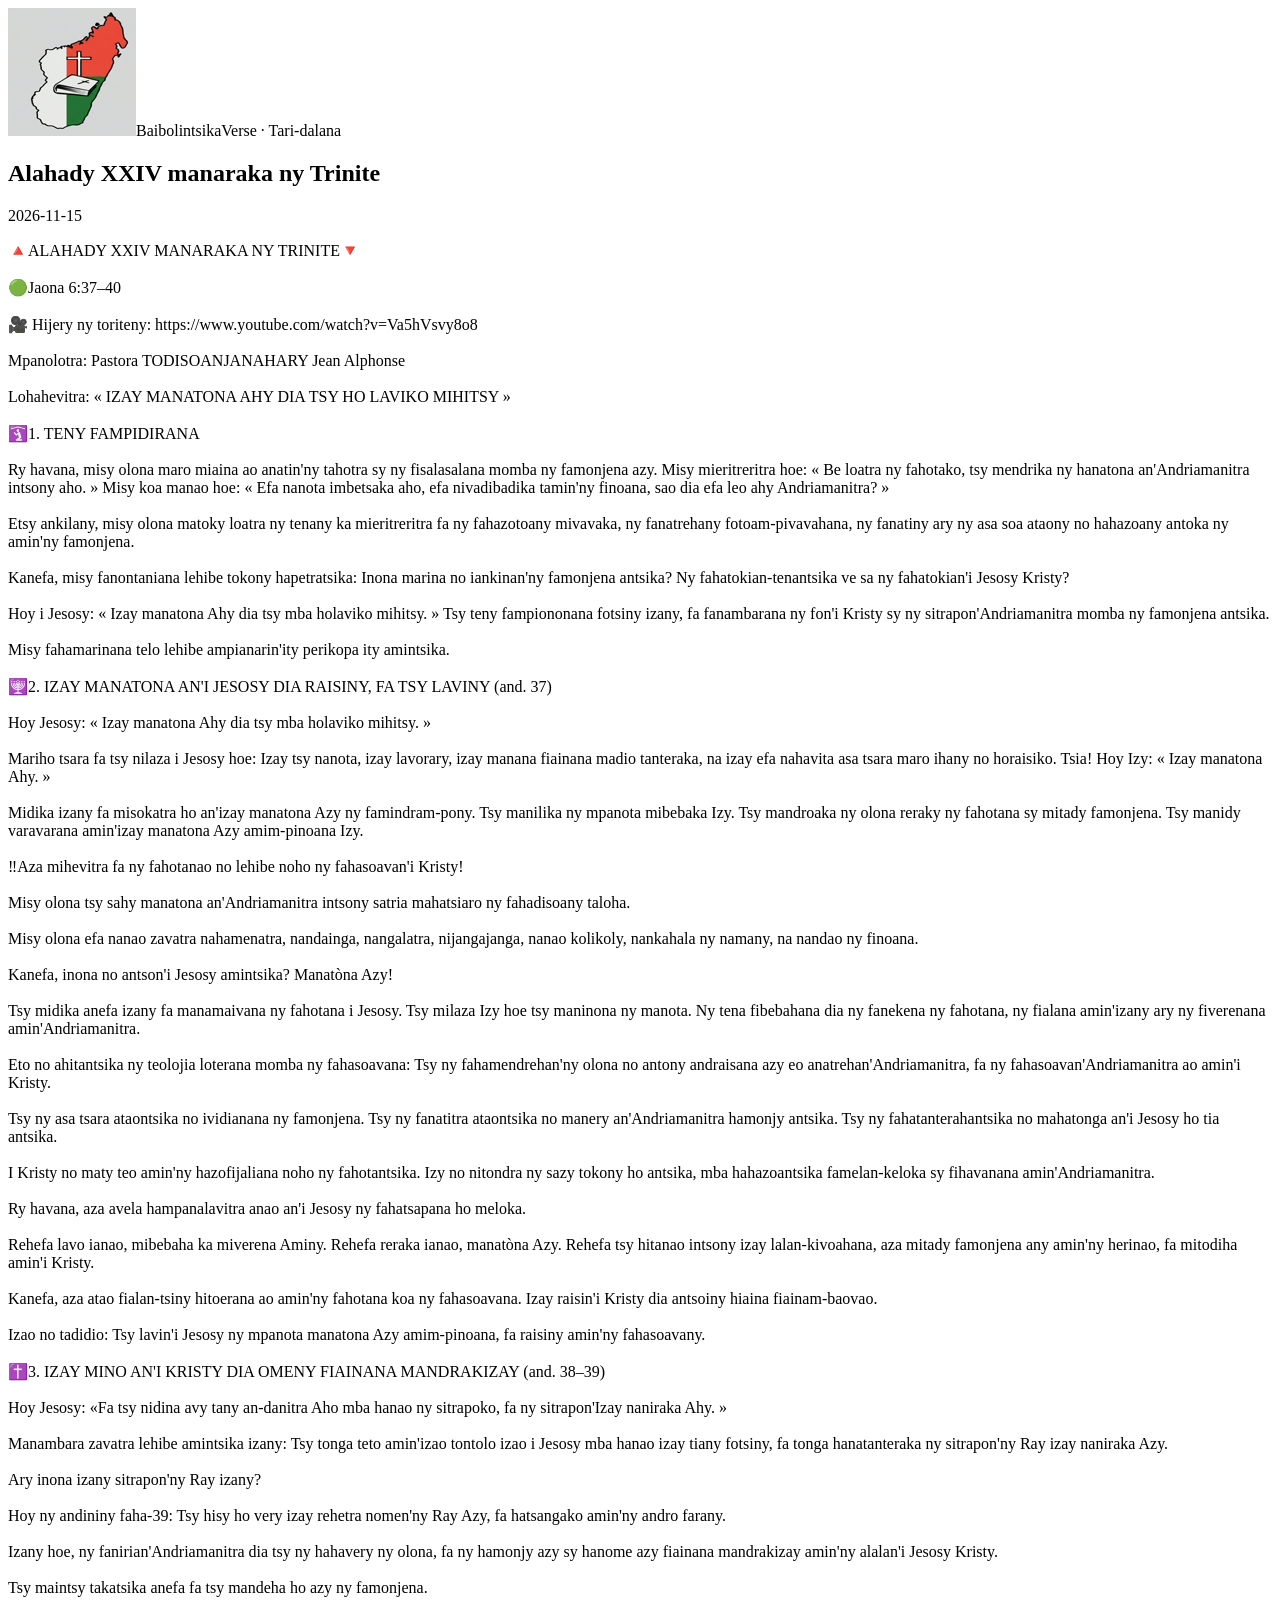
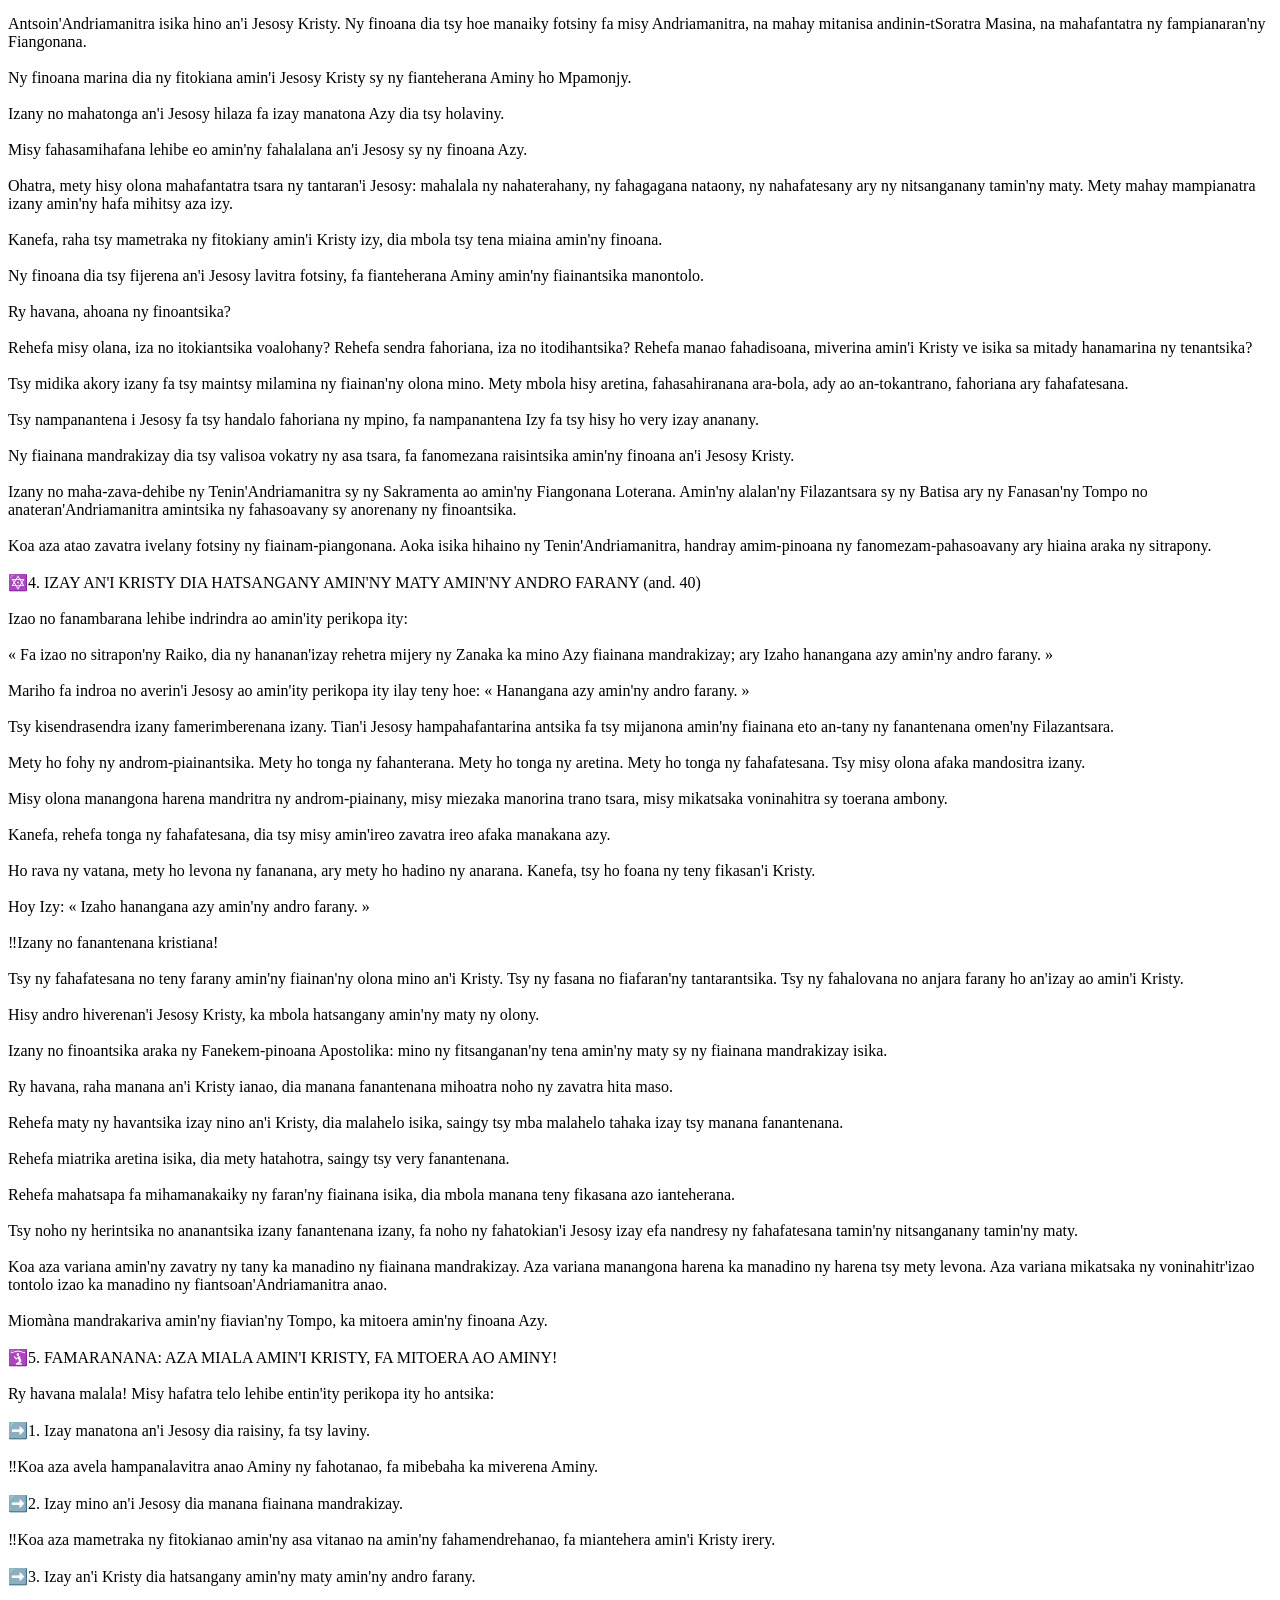
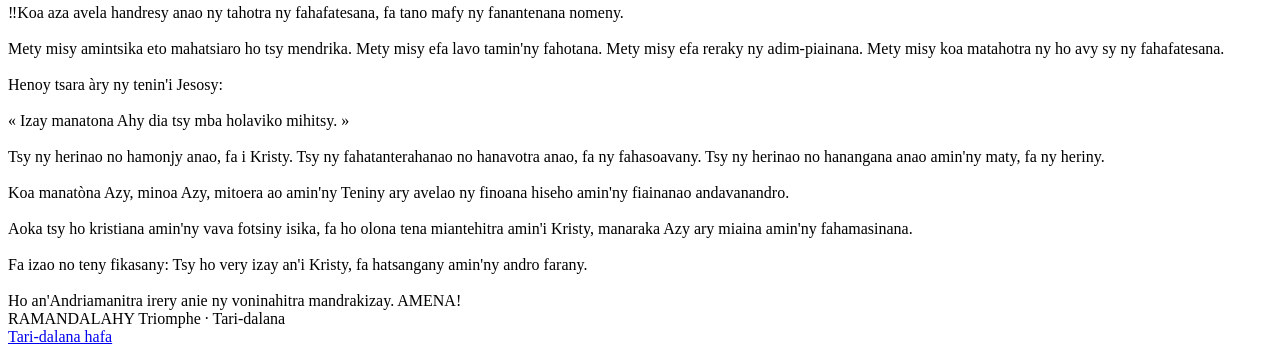
<file: taridalana/p/2026-11-15-alah24manartrinite-2/index.html>
<!doctype html><html lang="mg"><head><meta charset="utf-8"><meta name="viewport" content="width=device-width,initial-scale=1"><meta name="theme-color" content="#173f36"><title>Alahady XXIV manaraka ny Trinite — Tari-dalana</title><meta name="description" content="Ry havana, misy olona maro miaina ao anatin&#39;ny tahotra sy ny fisalasalana momba ny famonjena azy. Misy mieritreritra hoe: « Be loatra ny fahotako, tsy mendrika ny hanatona an&#39;Andriamanitra intson…"><link rel="canonical" href="https://triompherivo.github.io/baibolintsika-support/taridalana/p/2026-11-15-alah24manartrinite-2/"><meta property="og:type" content="article"><meta property="og:locale" content="mg_MG"><meta property="og:site_name" content="BaibolintsikaVerse"><meta property="og:title" content="Alahady XXIV manaraka ny Trinite"><meta property="og:description" content="Ry havana, misy olona maro miaina ao anatin&#39;ny tahotra sy ny fisalasalana momba ny famonjena azy. Misy mieritreritra hoe: « Be loatra ny fahotako, tsy mendrika ny hanatona an&#39;Andriamanitra intson…"><meta property="og:url" content="https://triompherivo.github.io/baibolintsika-support/taridalana/p/2026-11-15-alah24manartrinite-2/"><meta property="og:image" content="https://triompherivo.github.io/baibolintsika-support/taridalana/p/2026-11-15-alah24manartrinite-2/facebook.jpg"><meta property="og:image:type" content="image/jpeg"><meta property="og:image:width" content="1200"><meta property="og:image:height" content="630"><meta property="og:image:alt" content="Alahady XXIV manaraka ny Trinite — 2026-11-15"><meta name="twitter:card" content="summary_large_image"><meta name="td-document-id" content="2026-11-15-alah24manartrinite-2"><meta name="referrer" content="strict-origin-when-cross-origin"><meta http-equiv="Content-Security-Policy" content="default-src 'self'; script-src 'self'; style-src 'self' 'unsafe-inline'; img-src 'self' data: https:; connect-src 'self'; frame-src 'self' https://www.youtube.com https://www.youtube-nocookie.com; object-src 'none'; base-uri 'none'"><link rel="stylesheet" href="https://triompherivo.github.io/baibolintsika-support/taridalana/taridalana.css"><script src="https://triompherivo.github.io/baibolintsika-support/taridalana/../lire/books.js" defer></script><script src="https://triompherivo.github.io/baibolintsika-support/taridalana/../lire/core.js" defer></script><script src="https://triompherivo.github.io/baibolintsika-support/taridalana/../lire/calendars-core.js" defer></script><script src="https://triompherivo.github.io/baibolintsika-support/taridalana/../lire/share-core.js" defer></script><script src="https://triompherivo.github.io/baibolintsika-support/taridalana/taridalana-core.js" defer></script><script src="https://triompherivo.github.io/baibolintsika-support/taridalana/taridalana-render.js" defer></script><script src="https://triompherivo.github.io/baibolintsika-support/taridalana/taridalana-view.js" defer></script><script src="https://triompherivo.github.io/baibolintsika-support/taridalana/taridalana-web.js" defer></script></head><body class="td-public-body"><header class="td-public-brand"><a href="https://triompherivo.github.io/baibolintsika-support/taridalana/../"><img src="https://triompherivo.github.io/baibolintsika-support/taridalana/../logo.png" alt="BaibolintsikaVerse"></a><span>BaibolintsikaVerse · Tari-dalana</span></header><main class="td-public-main"><div id="taridalana-app"><article class="td-paper"><h1>Alahady XXIV manaraka ny Trinite</h1><p>2026-11-15</p><div style="white-space:pre-wrap">🔺️ALAHADY XXIV MANARAKA NY TRINITE🔻

🟢Jaona 6:37–40

🎥 Hijery ny toriteny: https://www.youtube.com/watch?v=Va5hVsvy8o8

Mpanolotra: Pastora TODISOANJANAHARY Jean Alphonse

Lohahevitra: « IZAY MANATONA AHY DIA TSY HO LAVIKO MIHITSY »

🛐1. TENY FAMPIDIRANA

Ry havana, misy olona maro miaina ao anatin&#39;ny tahotra sy ny fisalasalana momba ny famonjena azy. Misy mieritreritra hoe: « Be loatra ny fahotako, tsy mendrika ny hanatona an&#39;Andriamanitra intsony aho. » Misy koa manao hoe: « Efa nanota imbetsaka aho, efa nivadibadika tamin&#39;ny finoana, sao dia efa leo ahy Andriamanitra? »

Etsy ankilany, misy olona matoky loatra ny tenany ka mieritreritra fa ny fahazotoany mivavaka, ny fanatrehany fotoam-pivavahana, ny fanatiny ary ny asa soa ataony no hahazoany antoka ny amin&#39;ny famonjena.

Kanefa, misy fanontaniana lehibe tokony hapetratsika: Inona marina no iankinan&#39;ny famonjena antsika? Ny fahatokian-tenantsika ve sa ny fahatokian&#39;i Jesosy Kristy?

Hoy i Jesosy: « Izay manatona Ahy dia tsy mba holaviko mihitsy. » Tsy teny fampiononana fotsiny izany, fa fanambarana ny fon&#39;i Kristy sy ny sitrapon&#39;Andriamanitra momba ny famonjena antsika.

Misy fahamarinana telo lehibe ampianarin&#39;ity perikopa ity amintsika.

🕎2. IZAY MANATONA AN&#39;I JESOSY DIA RAISINY, FA TSY LAVINY (and. 37)

Hoy Jesosy: « Izay manatona Ahy dia tsy mba holaviko mihitsy. »

Mariho tsara fa tsy nilaza i Jesosy hoe: Izay tsy nanota, izay lavorary, izay manana fiainana madio tanteraka, na izay efa nahavita asa tsara maro ihany no horaisiko. Tsia! Hoy Izy: « Izay manatona Ahy. »

Midika izany fa misokatra ho an&#39;izay manatona Azy ny famindram-pony. Tsy manilika ny mpanota mibebaka Izy. Tsy mandroaka ny olona reraky ny fahotana sy mitady famonjena. Tsy manidy varavarana amin&#39;izay manatona Azy amim-pinoana Izy.

‼️Aza mihevitra fa ny fahotanao no lehibe noho ny fahasoavan&#39;i Kristy!

Misy olona tsy sahy manatona an&#39;Andriamanitra intsony satria mahatsiaro ny fahadisoany taloha.

Misy olona efa nanao zavatra nahamenatra, nandainga, nangalatra, nijangajanga, nanao kolikoly, nankahala ny namany, na nandao ny finoana.

Kanefa, inona no antson&#39;i Jesosy amintsika? Manatòna Azy!

Tsy midika anefa izany fa manamaivana ny fahotana i Jesosy. Tsy milaza Izy hoe tsy maninona ny manota. Ny tena fibebahana dia ny fanekena ny fahotana, ny fialana amin&#39;izany ary ny fiverenana amin&#39;Andriamanitra.

Eto no ahitantsika ny teolojia loterana momba ny fahasoavana: Tsy ny fahamendrehan&#39;ny olona no antony andraisana azy eo anatrehan&#39;Andriamanitra, fa ny fahasoavan&#39;Andriamanitra ao amin&#39;i Kristy.

Tsy ny asa tsara ataontsika no ividianana ny famonjena. Tsy ny fanatitra ataontsika no manery an&#39;Andriamanitra hamonjy antsika. Tsy ny fahatanterahantsika no mahatonga an&#39;i Jesosy ho tia antsika.

I Kristy no maty teo amin&#39;ny hazofijaliana noho ny fahotantsika. Izy no nitondra ny sazy tokony ho antsika, mba hahazoantsika famelan-keloka sy fihavanana amin&#39;Andriamanitra.

Ry havana, aza avela hampanalavitra anao an&#39;i Jesosy ny fahatsapana ho meloka.

Rehefa lavo ianao, mibebaha ka miverena Aminy. Rehefa reraka ianao, manatòna Azy. Rehefa tsy hitanao intsony izay lalan-kivoahana, aza mitady famonjena any amin&#39;ny herinao, fa mitodiha amin&#39;i Kristy.

Kanefa, aza atao fialan-tsiny hitoerana ao amin&#39;ny fahotana koa ny fahasoavana. Izay raisin&#39;i Kristy dia antsoiny hiaina fiainam-baovao.

Izao no tadidio: Tsy lavin&#39;i Jesosy ny mpanota manatona Azy amim-pinoana, fa raisiny amin&#39;ny fahasoavany.

✝️3. IZAY MINO AN&#39;I KRISTY DIA OMENY FIAINANA MANDRAKIZAY (and. 38–39)

Hoy Jesosy: «Fa tsy nidina avy tany an-danitra Aho mba hanao ny sitrapoko, fa ny sitrapon&#39;Izay naniraka Ahy. »

Manambara zavatra lehibe amintsika izany: Tsy tonga teto amin&#39;izao tontolo izao i Jesosy mba hanao izay tiany fotsiny, fa tonga hanatanteraka ny sitrapon&#39;ny Ray izay naniraka Azy.

Ary inona izany sitrapon&#39;ny Ray izany?

Hoy ny andininy faha-39: Tsy hisy ho very izay rehetra nomen&#39;ny Ray Azy, fa hatsangako amin&#39;ny andro farany.

Izany hoe, ny fanirian&#39;Andriamanitra dia tsy ny hahavery ny olona, fa ny hamonjy azy sy hanome azy fiainana mandrakizay amin&#39;ny alalan&#39;i Jesosy Kristy.

Tsy maintsy takatsika anefa fa tsy mandeha ho azy ny famonjena.

Antsoin&#39;Andriamanitra isika hino an&#39;i Jesosy Kristy. Ny finoana dia tsy hoe manaiky fotsiny fa misy Andriamanitra, na mahay mitanisa andinin-tSoratra Masina, na mahafantatra ny fampianaran&#39;ny Fiangonana.

Ny finoana marina dia ny fitokiana amin&#39;i Jesosy Kristy sy ny fianteherana Aminy ho Mpamonjy.

Izany no mahatonga an&#39;i Jesosy hilaza fa izay manatona Azy dia tsy holaviny.

Misy fahasamihafana lehibe eo amin&#39;ny fahalalana an&#39;i Jesosy sy ny finoana Azy.

Ohatra, mety hisy olona mahafantatra tsara ny tantaran&#39;i Jesosy: mahalala ny nahaterahany, ny fahagagana nataony, ny nahafatesany ary ny nitsanganany tamin&#39;ny maty. Mety mahay mampianatra izany amin&#39;ny hafa mihitsy aza izy.

Kanefa, raha tsy mametraka ny fitokiany amin&#39;i Kristy izy, dia mbola tsy tena miaina amin&#39;ny finoana.

Ny finoana dia tsy fijerena an&#39;i Jesosy lavitra fotsiny, fa fianteherana Aminy amin&#39;ny fiainantsika manontolo.

Ry havana, ahoana ny finoantsika?

Rehefa misy olana, iza no itokiantsika voalohany? Rehefa sendra fahoriana, iza no itodihantsika? Rehefa manao fahadisoana, miverina amin&#39;i Kristy ve isika sa mitady hanamarina ny tenantsika?

Tsy midika akory izany fa tsy maintsy milamina ny fiainan&#39;ny olona mino. Mety mbola hisy aretina, fahasahiranana ara-bola, ady ao an-tokantrano, fahoriana ary fahafatesana.

Tsy nampanantena i Jesosy fa tsy handalo fahoriana ny mpino, fa nampanantena Izy fa tsy hisy ho very izay ananany.

Ny fiainana mandrakizay dia tsy valisoa vokatry ny asa tsara, fa fanomezana raisintsika amin&#39;ny finoana an&#39;i Jesosy Kristy.

Izany no maha-zava-dehibe ny Tenin&#39;Andriamanitra sy ny Sakramenta ao amin&#39;ny Fiangonana Loterana. Amin&#39;ny alalan&#39;ny Filazantsara sy ny Batisa ary ny Fanasan&#39;ny Tompo no anateran&#39;Andriamanitra amintsika ny fahasoavany sy anorenany ny finoantsika.

Koa aza atao zavatra ivelany fotsiny ny fiainam-piangonana. Aoka isika hihaino ny Tenin&#39;Andriamanitra, handray amim-pinoana ny fanomezam-pahasoavany ary hiaina araka ny sitrapony.

🔯4. IZAY AN&#39;I KRISTY DIA HATSANGANY AMIN&#39;NY MATY AMIN&#39;NY ANDRO FARANY (and. 40)

Izao no fanambarana lehibe indrindra ao amin&#39;ity perikopa ity:

« Fa izao no sitrapon&#39;ny Raiko, dia ny hananan&#39;izay rehetra mijery ny Zanaka ka mino Azy fiainana mandrakizay; ary Izaho hanangana azy amin&#39;ny andro farany. »

Mariho fa indroa no averin&#39;i Jesosy ao amin&#39;ity perikopa ity ilay teny hoe: « Hanangana azy amin&#39;ny andro farany. »

Tsy kisendrasendra izany famerimberenana izany. Tian&#39;i Jesosy hampahafantarina antsika fa tsy mijanona amin&#39;ny fiainana eto an-tany ny fanantenana omen&#39;ny Filazantsara.

Mety ho fohy ny androm-piainantsika. Mety ho tonga ny fahanterana. Mety ho tonga ny aretina. Mety ho tonga ny fahafatesana. Tsy misy olona afaka mandositra izany.

Misy olona manangona harena mandritra ny androm-piainany, misy miezaka manorina trano tsara, misy mikatsaka voninahitra sy toerana ambony.

Kanefa, rehefa tonga ny fahafatesana, dia tsy misy amin&#39;ireo zavatra ireo afaka manakana azy.

Ho rava ny vatana, mety ho levona ny fananana, ary mety ho hadino ny anarana. Kanefa, tsy ho foana ny teny fikasan&#39;i Kristy.

Hoy Izy: « Izaho hanangana azy amin&#39;ny andro farany. »

‼️Izany no fanantenana kristiana!

Tsy ny fahafatesana no teny farany amin&#39;ny fiainan&#39;ny olona mino an&#39;i Kristy. Tsy ny fasana no fiafaran&#39;ny tantarantsika. Tsy ny fahalovana no anjara farany ho an&#39;izay ao amin&#39;i Kristy.

Hisy andro hiverenan&#39;i Jesosy Kristy, ka mbola hatsangany amin&#39;ny maty ny olony.

Izany no finoantsika araka ny Fanekem-pinoana Apostolika: mino ny fitsanganan&#39;ny tena amin&#39;ny maty sy ny fiainana mandrakizay isika.

Ry havana, raha manana an&#39;i Kristy ianao, dia manana fanantenana mihoatra noho ny zavatra hita maso.

Rehefa maty ny havantsika izay nino an&#39;i Kristy, dia malahelo isika, saingy tsy mba malahelo tahaka izay tsy manana fanantenana.

Rehefa miatrika aretina isika, dia mety hatahotra, saingy tsy very fanantenana.

Rehefa mahatsapa fa mihamanakaiky ny faran&#39;ny fiainana isika, dia mbola manana teny fikasana azo ianteherana.

Tsy noho ny herintsika no ananantsika izany fanantenana izany, fa noho ny fahatokian&#39;i Jesosy izay efa nandresy ny fahafatesana tamin&#39;ny nitsanganany tamin&#39;ny maty.

Koa aza variana amin&#39;ny zavatry ny tany ka manadino ny fiainana mandrakizay. Aza variana manangona harena ka manadino ny harena tsy mety levona. Aza variana mikatsaka ny voninahitr&#39;izao tontolo izao ka manadino ny fiantsoan&#39;Andriamanitra anao.

Miomàna mandrakariva amin&#39;ny fiavian&#39;ny Tompo, ka mitoera amin&#39;ny finoana Azy.

🛐5. FAMARANANA: AZA MIALA AMIN&#39;I KRISTY, FA MITOERA AO AMINY!

Ry havana malala! Misy hafatra telo lehibe entin&#39;ity perikopa ity ho antsika:

➡️1. Izay manatona an&#39;i Jesosy dia raisiny, fa tsy laviny.

‼️Koa aza avela hampanalavitra anao Aminy ny fahotanao, fa mibebaha ka miverena Aminy.

➡️2. Izay mino an&#39;i Jesosy dia manana fiainana mandrakizay.

‼️Koa aza mametraka ny fitokianao amin&#39;ny asa vitanao na amin&#39;ny fahamendrehanao, fa miantehera amin&#39;i Kristy irery.

➡️3. Izay an&#39;i Kristy dia hatsangany amin&#39;ny maty amin&#39;ny andro farany.

‼️Koa aza avela handresy anao ny tahotra ny fahafatesana, fa tano mafy ny fanantenana nomeny.

Mety misy amintsika eto mahatsiaro ho tsy mendrika. Mety misy efa lavo tamin&#39;ny fahotana. Mety misy efa reraky ny adim-piainana. Mety misy koa matahotra ny ho avy sy ny fahafatesana.

Henoy tsara àry ny tenin&#39;i Jesosy:

« Izay manatona Ahy dia tsy mba holaviko mihitsy. »

Tsy ny herinao no hamonjy anao, fa i Kristy. Tsy ny fahatanterahanao no hanavotra anao, fa ny fahasoavany. Tsy ny herinao no hanangana anao amin&#39;ny maty, fa ny heriny.

Koa manatòna Azy, minoa Azy, mitoera ao amin&#39;ny Teniny ary avelao ny finoana hiseho amin&#39;ny fiainanao andavanandro.

Aoka tsy ho kristiana amin&#39;ny vava fotsiny isika, fa ho olona tena miantehitra amin&#39;i Kristy, manaraka Azy ary miaina amin&#39;ny fahamasinana.

Fa izao no teny fikasany: Tsy ho very izay an&#39;i Kristy, fa hatsangany amin&#39;ny andro farany.

Ho an&#39;Andriamanitra irery anie ny voninahitra mandrakizay. AMENA!</div></article></div></main><footer class="td-public-footer">RAMANDALAHY Triomphe · Tari-dalana<br><a href="https://triompherivo.github.io/baibolintsika-support/taridalana/">Tari-dalana hafa</a></footer></body></html>
</file>
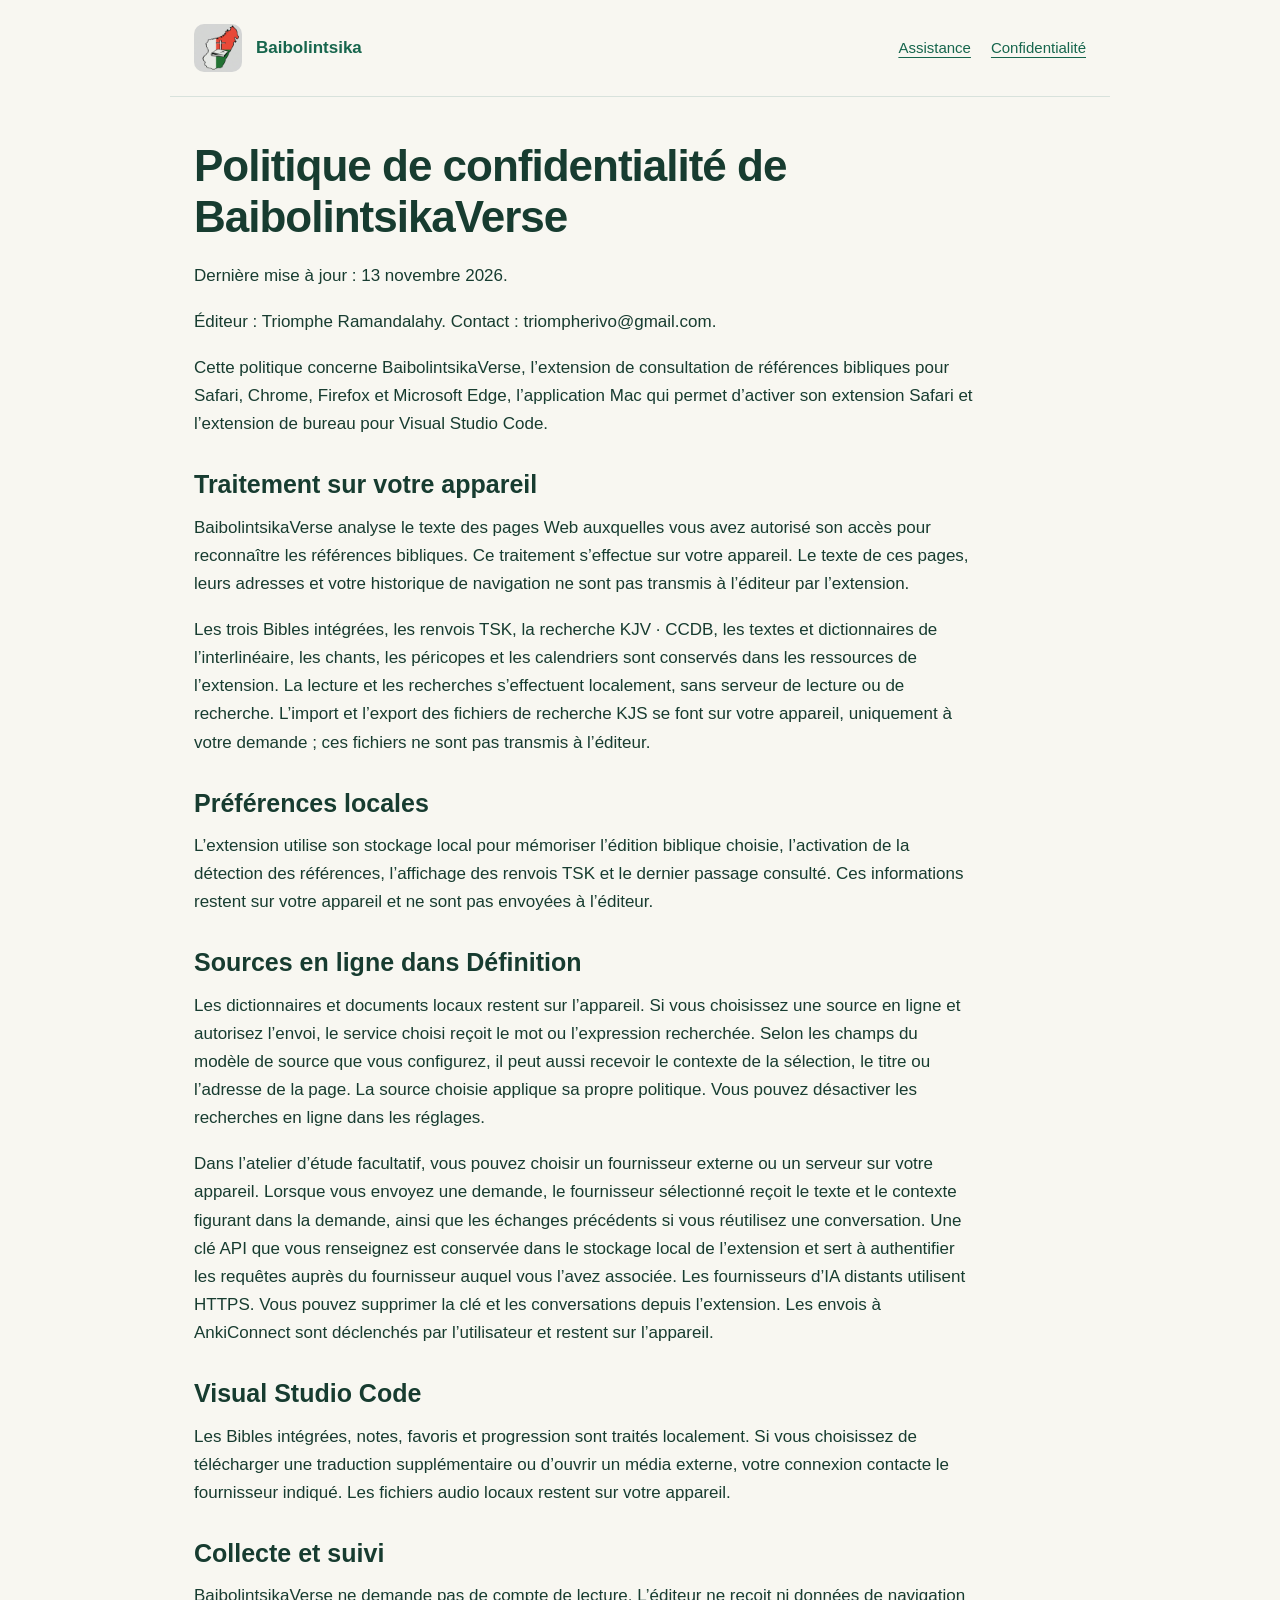
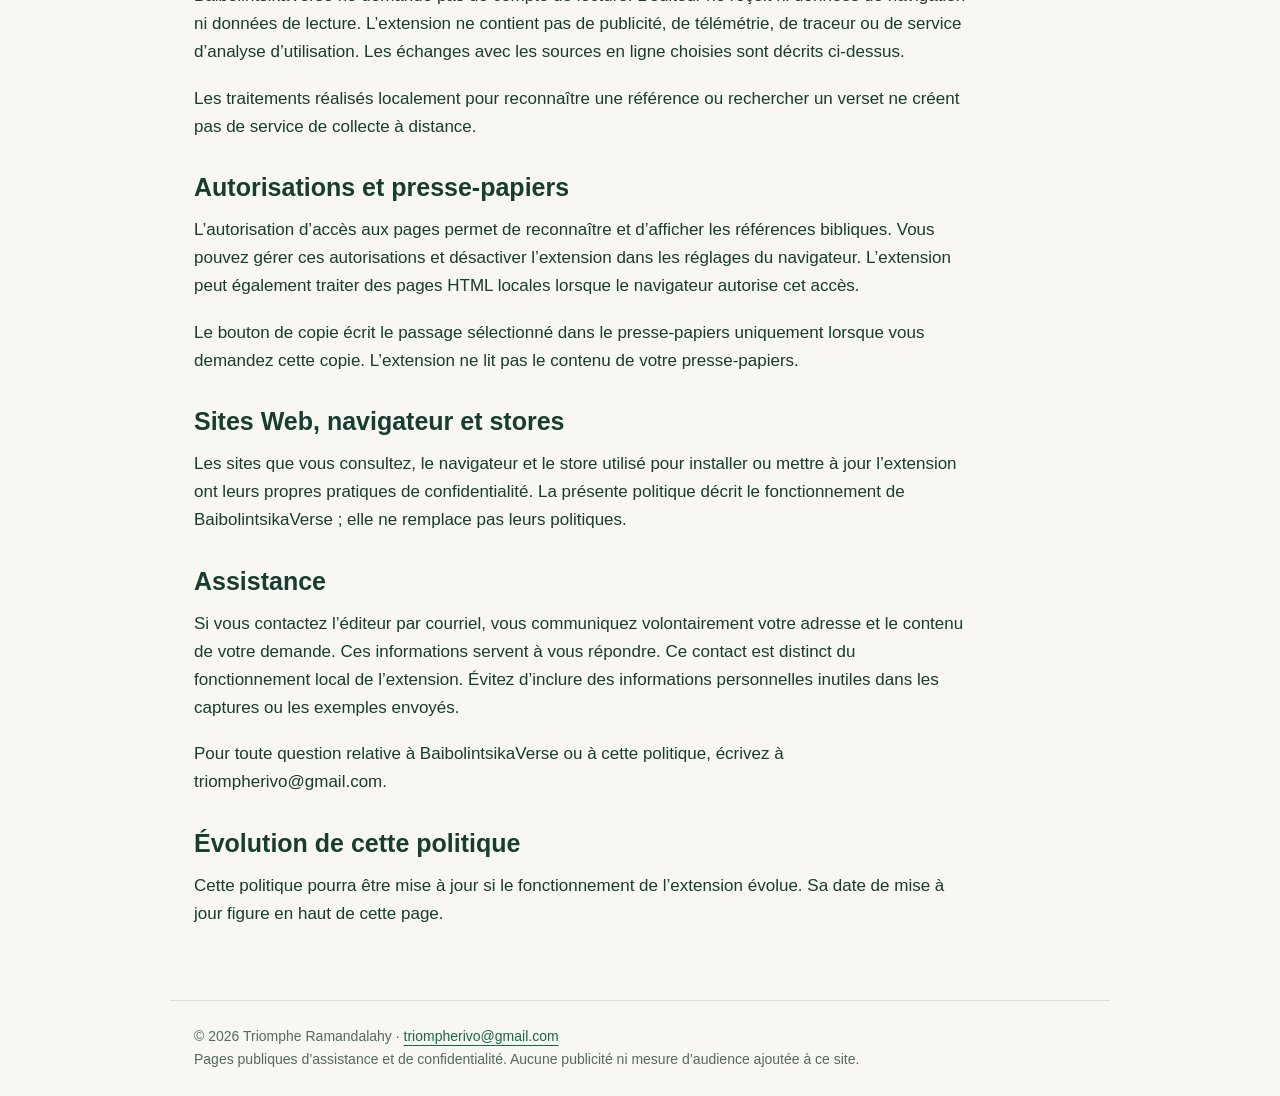
<file: confidentialite-verse.html>
<!doctype html><html lang="fr"><head><meta charset="utf-8"><meta name="viewport" content="width=device-width,initial-scale=1"><meta name="description" content="Assistance et confidentialité de Baibolintsika et BaibolintsikaVerse, édités par Triomphe Ramandalahy."><title>BaibolintsikaVerse — Politique de confidentialité</title><style>*{box-sizing:border-box}html{color-scheme:light dark}body{margin:0;background:#f8f7f1;color:#173c30;font:17px/1.65 -apple-system,BlinkMacSystemFont,"Segoe UI",sans-serif}header,main,footer{max-width:940px;margin:auto;padding:24px}header{display:flex;align-items:center;justify-content:space-between;gap:20px;border-bottom:1px solid #d8e2dc}.brand{display:flex;align-items:center;gap:14px;font-weight:750;text-decoration:none}.brand img{width:48px;height:48px;border-radius:10px}nav{display:flex;gap:20px;font-size:15px}a{color:#17664d;text-underline-offset:4px}h1{font-size:clamp(30px,5vw,44px);line-height:1.15;letter-spacing:-1px;margin:20px 0}h2{font-size:25px;line-height:1.35;margin:30px 0 12px}h3{font-size:21px}p{margin:0 0 18px}.intro{font-size:20px;color:#526b5e}.grid{display:grid;grid-template-columns:repeat(2,minmax(0,1fr));gap:20px;margin:28px 0}.card{padding:26px;background:#fff;border:1px solid #dbe4dd;border-radius:18px}.card h2{margin-top:0}.button{display:inline-block;padding:10px 16px;border-radius:10px;background:#17664d;color:#fff;text-decoration:none;font-weight:650}.note{border-left:3px solid #17664d;padding:14px 20px;background:#edf2eb;border-radius:4px}article{max-width:780px}footer{font-size:14px;color:#526b5e;border-top:1px solid #d8e2dc;margin-top:30px}li{margin:8px 0}:focus-visible{outline:3px solid #c39032;outline-offset:4px}@media(max-width:620px){header{align-items:flex-start;flex-direction:column}.grid{grid-template-columns:1fr}}@media(prefers-color-scheme:dark){body{background:#13271f;color:#e6eee5}.intro,footer{color:#b4c6b6}.card{background:#1b3328;border-color:#395143}a{color:#9fd7b6}.button{color:#10291e;background:#a5d5b6}.note{background:#213c2e;border-color:#a5d5b6}header,footer{border-color:#395143}}</style></head><body><header><a class="brand" href="index.html"><img src="logo.png" alt="">Baibolintsika</a><nav aria-label="Navigation"><a href="index.html">Assistance</a><a href="confidentialite.html">Confidentialité</a></nav></header><main><article><h1>Politique de confidentialité de BaibolintsikaVerse</h1>
<p>Dernière mise à jour : 13 novembre 2026.</p>
<p>Éditeur : Triomphe Ramandalahy. Contact : triompherivo@gmail.com.</p>
<p>Cette politique concerne BaibolintsikaVerse, l’extension de consultation de références bibliques pour Safari, Chrome, Firefox et Microsoft Edge, l’application Mac qui permet d’activer son extension Safari et l’extension de bureau pour Visual Studio Code.</p>
<h2>Traitement sur votre appareil</h2>
<p>BaibolintsikaVerse analyse le texte des pages Web auxquelles vous avez autorisé son accès pour reconnaître les références bibliques. Ce traitement s’effectue sur votre appareil. Le texte de ces pages, leurs adresses et votre historique de navigation ne sont pas transmis à l’éditeur par l’extension.</p>
<p>Les trois Bibles intégrées, les renvois TSK, la recherche KJV · CCDB, les textes et dictionnaires de l’interlinéaire, les chants, les péricopes et les calendriers sont conservés dans les ressources de l’extension. La lecture et les recherches s’effectuent localement, sans serveur de lecture ou de recherche. L’import et l’export des fichiers de recherche KJS se font sur votre appareil, uniquement à votre demande ; ces fichiers ne sont pas transmis à l’éditeur.</p>
<h2>Préférences locales</h2>
<p>L’extension utilise son stockage local pour mémoriser l’édition biblique choisie, l’activation de la détection des références, l’affichage des renvois TSK et le dernier passage consulté. Ces informations restent sur votre appareil et ne sont pas envoyées à l’éditeur.</p>
<h2>Sources en ligne dans Définition</h2>
<p>Les dictionnaires et documents locaux restent sur l’appareil. Si vous choisissez une source en ligne et autorisez l’envoi, le service choisi reçoit le mot ou l’expression recherchée. Selon les champs du modèle de source que vous configurez, il peut aussi recevoir le contexte de la sélection, le titre ou l’adresse de la page. La source choisie applique sa propre politique. Vous pouvez désactiver les recherches en ligne dans les réglages.</p>
<p>Dans l’atelier d’étude facultatif, vous pouvez choisir un fournisseur externe ou un serveur sur votre appareil. Lorsque vous envoyez une demande, le fournisseur sélectionné reçoit le texte et le contexte figurant dans la demande, ainsi que les échanges précédents si vous réutilisez une conversation. Une clé API que vous renseignez est conservée dans le stockage local de l’extension et sert à authentifier les requêtes auprès du fournisseur auquel vous l’avez associée. Les fournisseurs d’IA distants utilisent HTTPS. Vous pouvez supprimer la clé et les conversations depuis l’extension. Les envois à AnkiConnect sont déclenchés par l’utilisateur et restent sur l’appareil.</p>
<h2>Visual Studio Code</h2>
<p>Les Bibles intégrées, notes, favoris et progression sont traités localement. Si vous choisissez de télécharger une traduction supplémentaire ou d’ouvrir un média externe, votre connexion contacte le fournisseur indiqué. Les fichiers audio locaux restent sur votre appareil.</p>
<h2>Collecte et suivi</h2>
<p>BaibolintsikaVerse ne demande pas de compte de lecture. L’éditeur ne reçoit ni données de navigation ni données de lecture. L’extension ne contient pas de publicité, de télémétrie, de traceur ou de service d’analyse d’utilisation. Les échanges avec les sources en ligne choisies sont décrits ci-dessus.</p>
<p>Les traitements réalisés localement pour reconnaître une référence ou rechercher un verset ne créent pas de service de collecte à distance.</p>
<h2>Autorisations et presse-papiers</h2>
<p>L’autorisation d’accès aux pages permet de reconnaître et d’afficher les références bibliques. Vous pouvez gérer ces autorisations et désactiver l’extension dans les réglages du navigateur. L’extension peut également traiter des pages HTML locales lorsque le navigateur autorise cet accès.</p>
<p>Le bouton de copie écrit le passage sélectionné dans le presse-papiers uniquement lorsque vous demandez cette copie. L’extension ne lit pas le contenu de votre presse-papiers.</p>
<h2>Sites Web, navigateur et stores</h2>
<p>Les sites que vous consultez, le navigateur et le store utilisé pour installer ou mettre à jour l’extension ont leurs propres pratiques de confidentialité. La présente politique décrit le fonctionnement de BaibolintsikaVerse ; elle ne remplace pas leurs politiques.</p>
<h2>Assistance</h2>
<p>Si vous contactez l’éditeur par courriel, vous communiquez volontairement votre adresse et le contenu de votre demande. Ces informations servent à vous répondre. Ce contact est distinct du fonctionnement local de l’extension. Évitez d’inclure des informations personnelles inutiles dans les captures ou les exemples envoyés.</p>
<p>Pour toute question relative à BaibolintsikaVerse ou à cette politique, écrivez à triompherivo@gmail.com.</p>
<h2>Évolution de cette politique</h2>
<p>Cette politique pourra être mise à jour si le fonctionnement de l’extension évolue. Sa date de mise à jour figure en haut de cette page.</p></article></main><footer>© 2026 Triomphe Ramandalahy · <a href="mailto:triompherivo@gmail.com">triompherivo@gmail.com</a><br>Pages publiques d’assistance et de confidentialité. Aucune publicité ni mesure d’audience ajoutée à ce site.</footer></body></html>
</file>
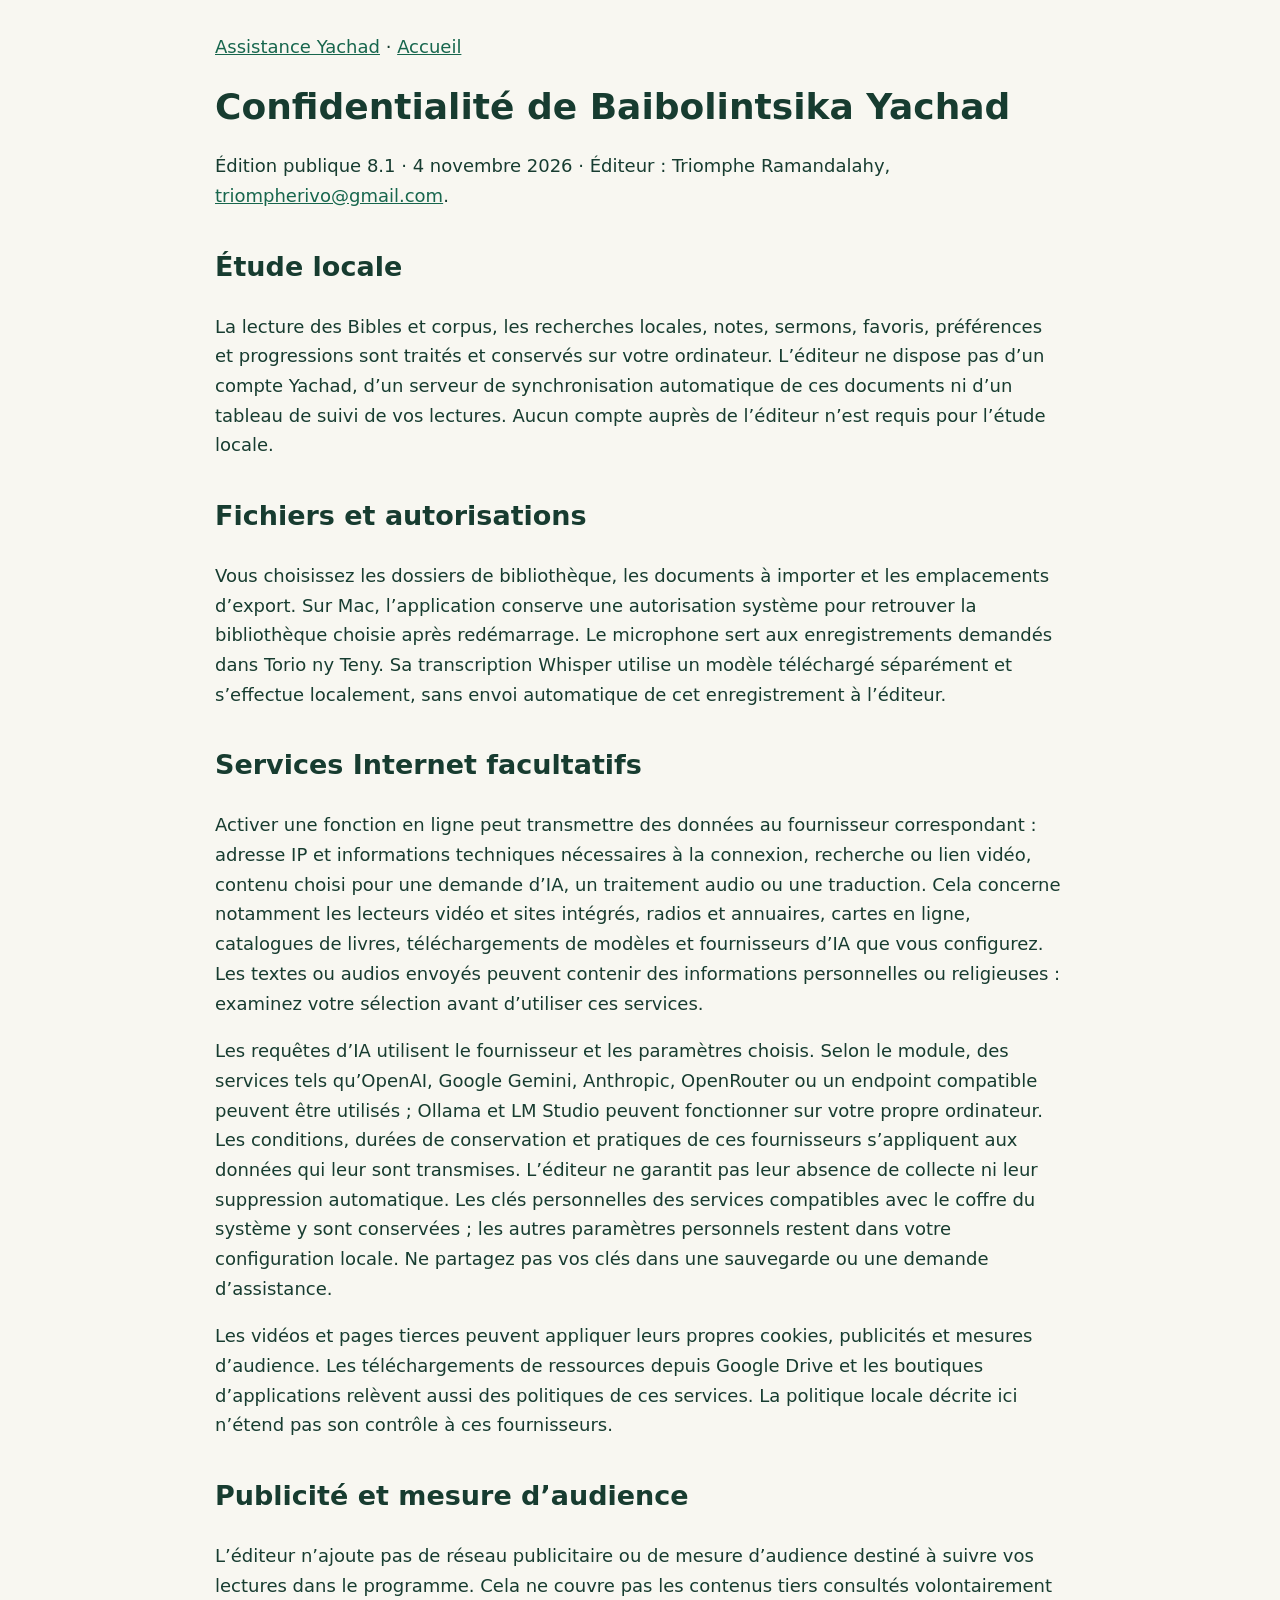
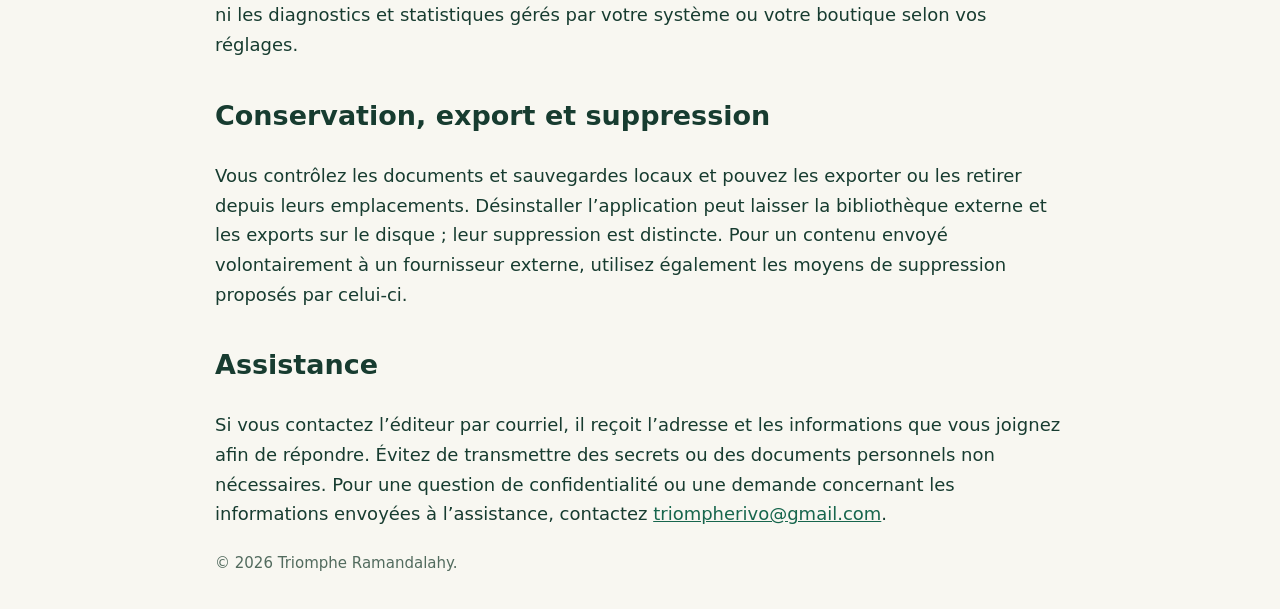
<file: confidentialite-yachad.html>
<!doctype html>
<html lang="fr"><head><meta charset="utf-8"><meta name="viewport" content="width=device-width,initial-scale=1"><title>Baibolintsika Yachad — confidentialité</title>
<style>html{color-scheme:light dark}body{max-width:850px;margin:auto;padding:32px 22px;font:18px/1.65 system-ui;background:#f8f7f1;color:#173c30}h1{line-height:1.15}h2{margin-top:34px}a{color:#17664d}small{color:#526b5e}@media(prefers-color-scheme:dark){body{background:#13271f;color:#e6eee5}a{color:#a5d5b6}small{color:#b4c6b6}}</style></head>
<body><nav><a href="yachad.html">Assistance Yachad</a> · <a href="index.html">Accueil</a></nav><h1>Confidentialité de Baibolintsika Yachad</h1><p>Édition publique 8.1 · 4 novembre 2026 · Éditeur : Triomphe Ramandalahy, <a href="mailto:triompherivo@gmail.com">triompherivo@gmail.com</a>.</p>
<h2>Étude locale</h2><p>La lecture des Bibles et corpus, les recherches locales, notes, sermons, favoris, préférences et progressions sont traités et conservés sur votre ordinateur. L’éditeur ne dispose pas d’un compte Yachad, d’un serveur de synchronisation automatique de ces documents ni d’un tableau de suivi de vos lectures. Aucun compte auprès de l’éditeur n’est requis pour l’étude locale.</p>
<h2>Fichiers et autorisations</h2><p>Vous choisissez les dossiers de bibliothèque, les documents à importer et les emplacements d’export. Sur Mac, l’application conserve une autorisation système pour retrouver la bibliothèque choisie après redémarrage. Le microphone sert aux enregistrements demandés dans Torio ny Teny. Sa transcription Whisper utilise un modèle téléchargé séparément et s’effectue localement, sans envoi automatique de cet enregistrement à l’éditeur.</p>
<h2>Services Internet facultatifs</h2><p>Activer une fonction en ligne peut transmettre des données au fournisseur correspondant : adresse IP et informations techniques nécessaires à la connexion, recherche ou lien vidéo, contenu choisi pour une demande d’IA, un traitement audio ou une traduction. Cela concerne notamment les lecteurs vidéo et sites intégrés, radios et annuaires, cartes en ligne, catalogues de livres, téléchargements de modèles et fournisseurs d’IA que vous configurez. Les textes ou audios envoyés peuvent contenir des informations personnelles ou religieuses : examinez votre sélection avant d’utiliser ces services.</p>
<p>Les requêtes d’IA utilisent le fournisseur et les paramètres choisis. Selon le module, des services tels qu’OpenAI, Google Gemini, Anthropic, OpenRouter ou un endpoint compatible peuvent être utilisés ; Ollama et LM Studio peuvent fonctionner sur votre propre ordinateur. Les conditions, durées de conservation et pratiques de ces fournisseurs s’appliquent aux données qui leur sont transmises. L’éditeur ne garantit pas leur absence de collecte ni leur suppression automatique. Les clés personnelles des services compatibles avec le coffre du système y sont conservées ; les autres paramètres personnels restent dans votre configuration locale. Ne partagez pas vos clés dans une sauvegarde ou une demande d’assistance.</p>
<p>Les vidéos et pages tierces peuvent appliquer leurs propres cookies, publicités et mesures d’audience. Les téléchargements de ressources depuis Google Drive et les boutiques d’applications relèvent aussi des politiques de ces services. La politique locale décrite ici n’étend pas son contrôle à ces fournisseurs.</p>
<h2>Publicité et mesure d’audience</h2><p>L’éditeur n’ajoute pas de réseau publicitaire ou de mesure d’audience destiné à suivre vos lectures dans le programme. Cela ne couvre pas les contenus tiers consultés volontairement ni les diagnostics et statistiques gérés par votre système ou votre boutique selon vos réglages.</p>
<h2>Conservation, export et suppression</h2><p>Vous contrôlez les documents et sauvegardes locaux et pouvez les exporter ou les retirer depuis leurs emplacements. Désinstaller l’application peut laisser la bibliothèque externe et les exports sur le disque ; leur suppression est distincte. Pour un contenu envoyé volontairement à un fournisseur externe, utilisez également les moyens de suppression proposés par celui-ci.</p>
<h2>Assistance</h2><p>Si vous contactez l’éditeur par courriel, il reçoit l’adresse et les informations que vous joignez afin de répondre. Évitez de transmettre des secrets ou des documents personnels non nécessaires. Pour une question de confidentialité ou une demande concernant les informations envoyées à l’assistance, contactez <a href="mailto:triompherivo@gmail.com">triompherivo@gmail.com</a>.</p><footer><small>© 2026 Triomphe Ramandalahy.</small></footer></body></html>
</file>
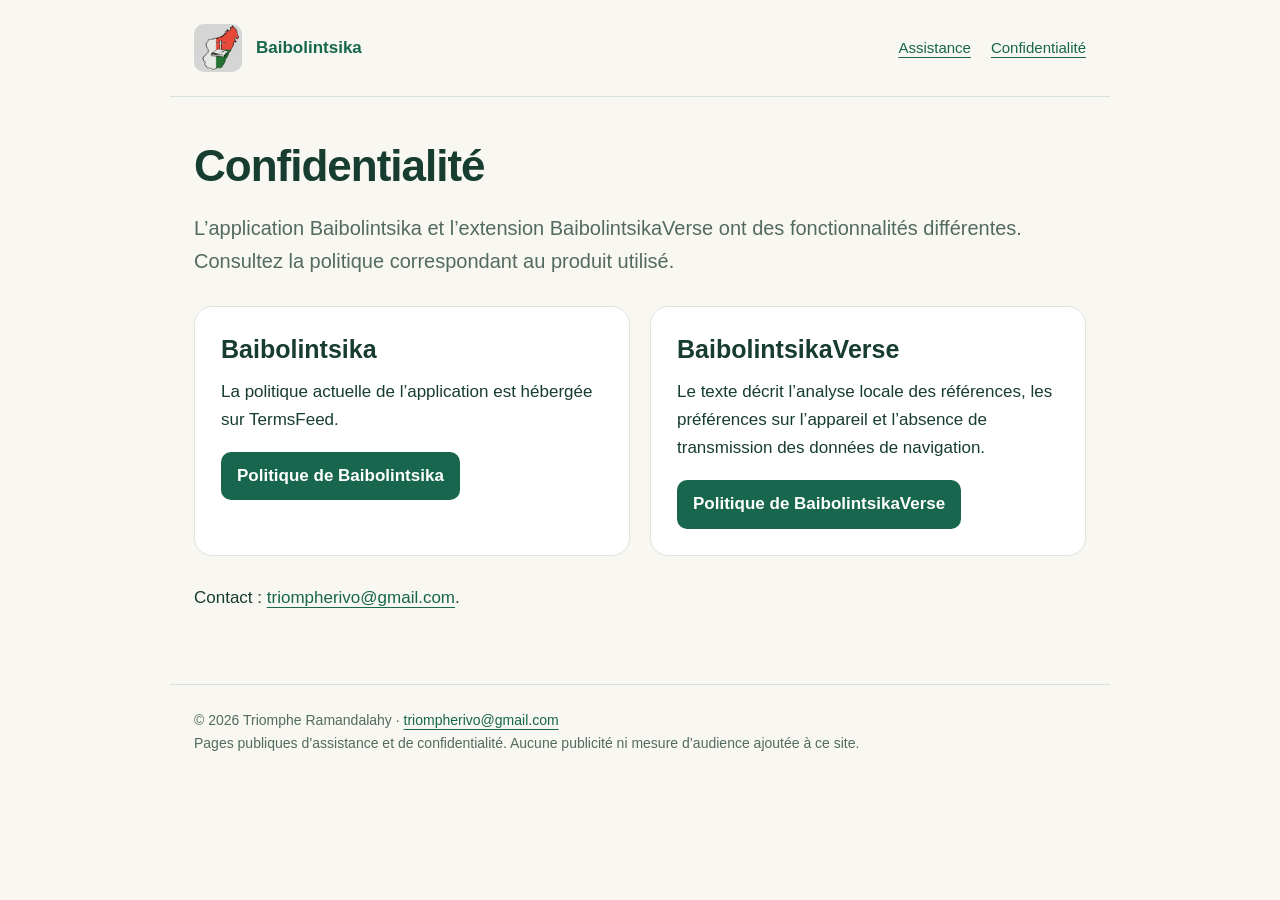
<file: confidentialite.html>
<!doctype html><html lang="fr"><head><meta charset="utf-8"><meta name="viewport" content="width=device-width,initial-scale=1"><meta name="description" content="Assistance et confidentialité de Baibolintsika et BaibolintsikaVerse, édités par Triomphe Ramandalahy."><title>Baibolintsika — Confidentialité</title><style>*{box-sizing:border-box}html{color-scheme:light dark}body{margin:0;background:#f8f7f1;color:#173c30;font:17px/1.65 -apple-system,BlinkMacSystemFont,"Segoe UI",sans-serif}header,main,footer{max-width:940px;margin:auto;padding:24px}header{display:flex;align-items:center;justify-content:space-between;gap:20px;border-bottom:1px solid #d8e2dc}.brand{display:flex;align-items:center;gap:14px;font-weight:750;text-decoration:none}.brand img{width:48px;height:48px;border-radius:10px}nav{display:flex;gap:20px;font-size:15px}a{color:#17664d;text-underline-offset:4px}h1{font-size:clamp(30px,5vw,44px);line-height:1.15;letter-spacing:-1px;margin:20px 0}h2{font-size:25px;line-height:1.35;margin:30px 0 12px}h3{font-size:21px}p{margin:0 0 18px}.intro{font-size:20px;color:#526b5e}.grid{display:grid;grid-template-columns:repeat(2,minmax(0,1fr));gap:20px;margin:28px 0}.card{padding:26px;background:#fff;border:1px solid #dbe4dd;border-radius:18px}.card h2{margin-top:0}.button{display:inline-block;padding:10px 16px;border-radius:10px;background:#17664d;color:#fff;text-decoration:none;font-weight:650}.note{border-left:3px solid #17664d;padding:14px 20px;background:#edf2eb;border-radius:4px}article{max-width:780px}footer{font-size:14px;color:#526b5e;border-top:1px solid #d8e2dc;margin-top:30px}li{margin:8px 0}:focus-visible{outline:3px solid #c39032;outline-offset:4px}@media(max-width:620px){header{align-items:flex-start;flex-direction:column}.grid{grid-template-columns:1fr}}@media(prefers-color-scheme:dark){body{background:#13271f;color:#e6eee5}.intro,footer{color:#b4c6b6}.card{background:#1b3328;border-color:#395143}a{color:#9fd7b6}.button{color:#10291e;background:#a5d5b6}.note{background:#213c2e;border-color:#a5d5b6}header,footer{border-color:#395143}}</style></head><body><header><a class="brand" href="index.html"><img src="logo.png" alt="">Baibolintsika</a><nav aria-label="Navigation"><a href="index.html">Assistance</a><a href="confidentialite.html">Confidentialité</a></nav></header><main><h1>Confidentialité</h1><p class="intro">L’application Baibolintsika et l’extension BaibolintsikaVerse ont des fonctionnalités différentes. Consultez la politique correspondant au produit utilisé.</p><div class="grid"><section class="card"><h2>Baibolintsika</h2><p>La politique actuelle de l’application est hébergée sur TermsFeed.</p><a class="button" href="https://www.termsfeed.com/live/aa0448f2-adc7-4ddf-8019-65d633e3923d">Politique de Baibolintsika</a></section><section class="card"><h2>BaibolintsikaVerse</h2><p>Le texte décrit l’analyse locale des références, les préférences sur l’appareil et l’absence de transmission des données de navigation.</p><a class="button" href="confidentialite-verse.html">Politique de BaibolintsikaVerse</a></section></div><p>Contact : <a href="mailto:triompherivo@gmail.com">triompherivo@gmail.com</a>.</p></main><footer>© 2026 Triomphe Ramandalahy · <a href="mailto:triompherivo@gmail.com">triompherivo@gmail.com</a><br>Pages publiques d’assistance et de confidentialité. Aucune publicité ni mesure d’audience ajoutée à ce site.</footer></body></html>
</file>
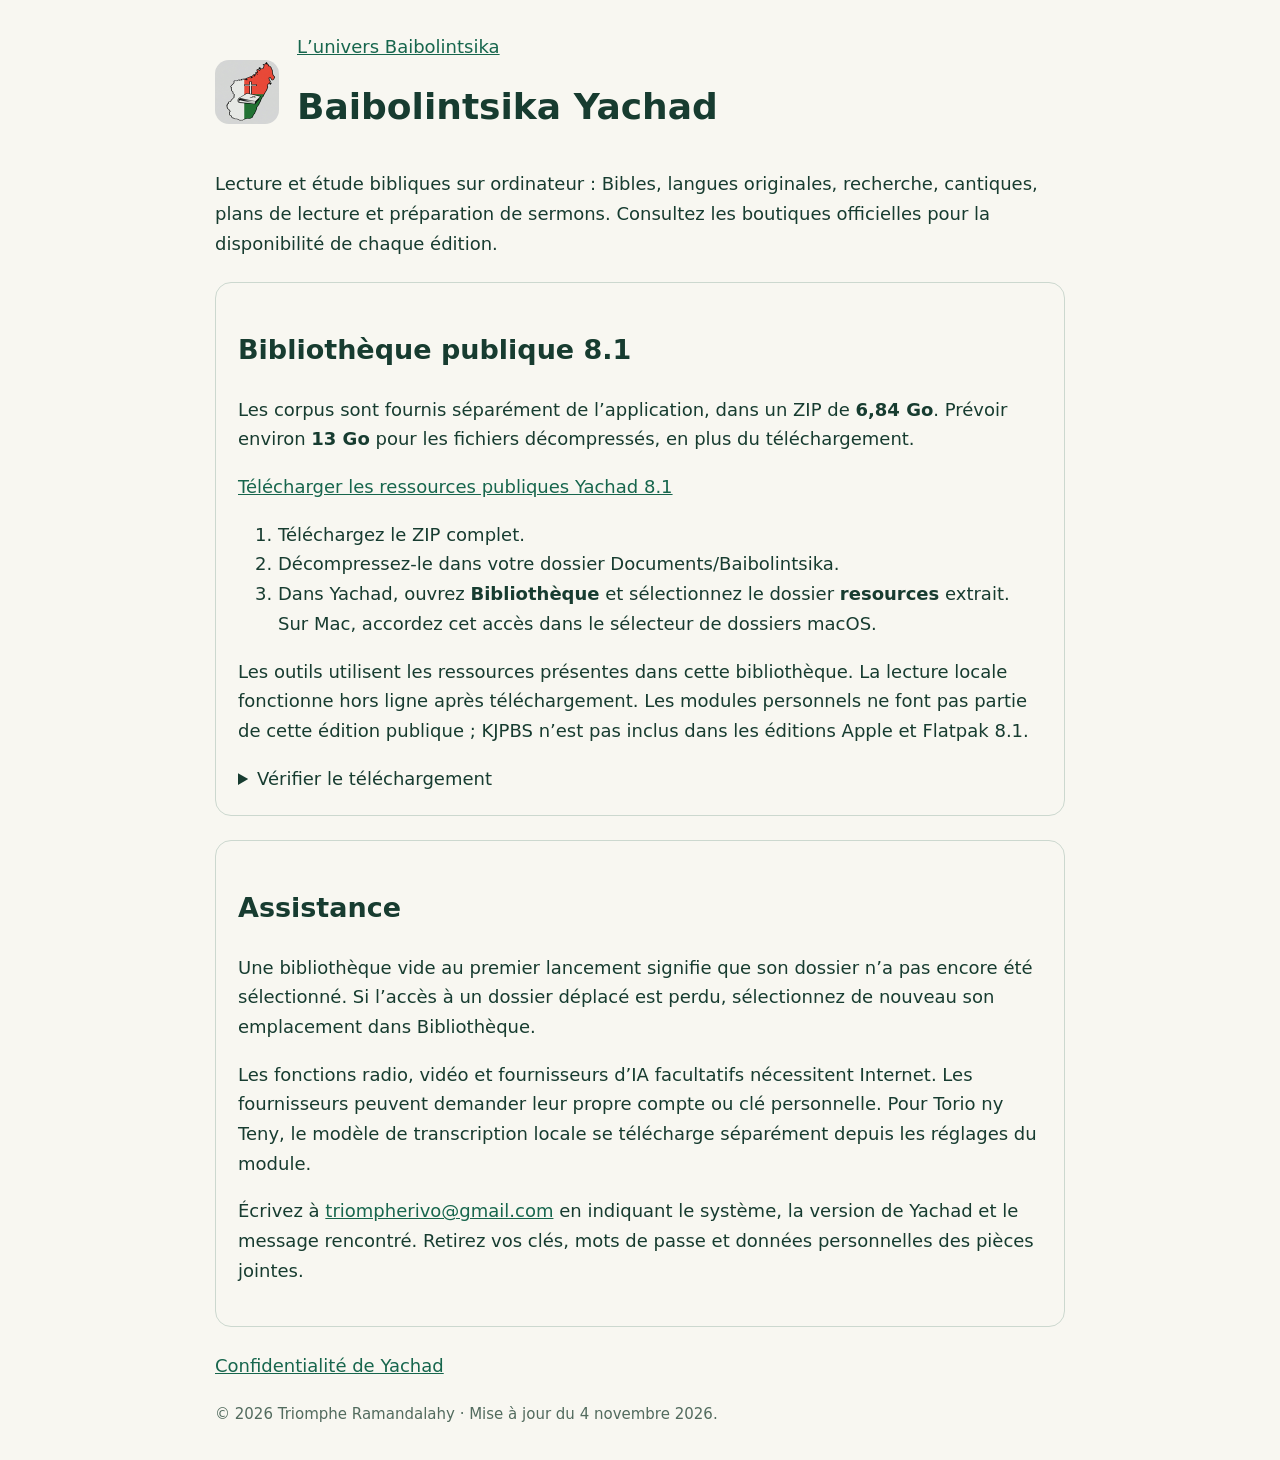
<file: yachad.html>
<!doctype html>
<html lang="fr"><head><meta charset="utf-8"><meta name="viewport" content="width=device-width,initial-scale=1"><title>Baibolintsika Yachad — assistance et ressources</title>
<style>html{color-scheme:light dark}body{max-width:850px;margin:auto;padding:32px 22px;font:18px/1.65 system-ui;background:#f8f7f1;color:#173c30}header{display:flex;gap:18px;align-items:center}header img{width:64px;border-radius:14px}h1{line-height:1.15}a{color:#17664d}section{padding:22px;border:1px solid #ccd8cf;border-radius:16px;margin:24px 0}code{overflow-wrap:anywhere}small{color:#526b5e}@media(prefers-color-scheme:dark){body{background:#13271f;color:#e6eee5}a{color:#a5d5b6}small{color:#b4c6b6}}</style></head>
<body><header><img src="logo.png" alt="Logo Baibolintsika"><div><a href="index.html">L’univers Baibolintsika</a><h1>Baibolintsika Yachad</h1></div></header>
<p>Lecture et étude bibliques sur ordinateur : Bibles, langues originales, recherche, cantiques, plans de lecture et préparation de sermons. Consultez les boutiques officielles pour la disponibilité de chaque édition.</p>
<section><h2>Bibliothèque publique 8.1</h2><p>Les corpus sont fournis séparément de l’application, dans un ZIP de <strong>6,84 Go</strong>. Prévoir environ <strong>13 Go</strong> pour les fichiers décompressés, en plus du téléchargement.</p>
<p><a href="https://drive.google.com/file/d/1EDsh5dIV4VXAX_LE5Mr4xB2jo6rsrvEQ/view?usp=sharing">Télécharger les ressources publiques Yachad 8.1</a></p>
<ol><li>Téléchargez le ZIP complet.</li><li>Décompressez-le dans votre dossier Documents/Baibolintsika.</li><li>Dans Yachad, ouvrez <strong>Bibliothèque</strong> et sélectionnez le dossier <strong>resources</strong> extrait. Sur Mac, accordez cet accès dans le sélecteur de dossiers macOS.</li></ol>
<p>Les outils utilisent les ressources présentes dans cette bibliothèque. La lecture locale fonctionne hors ligne après téléchargement. Les modules personnels ne font pas partie de cette édition publique ; KJPBS n’est pas inclus dans les éditions Apple et Flatpak 8.1.</p>
<details><summary>Vérifier le téléchargement</summary><p>59 526 fichiers ; archive de 6 844 366 674 octets.</p><p>SHA-256 : <code>9c40df1d6617691379e763166f4b8f14ef5e4bc7d3f4e9f385fd93011c9bfda0</code></p></details></section>
<section><h2>Assistance</h2><p>Une bibliothèque vide au premier lancement signifie que son dossier n’a pas encore été sélectionné. Si l’accès à un dossier déplacé est perdu, sélectionnez de nouveau son emplacement dans Bibliothèque.</p><p>Les fonctions radio, vidéo et fournisseurs d’IA facultatifs nécessitent Internet. Les fournisseurs peuvent demander leur propre compte ou clé personnelle. Pour Torio ny Teny, le modèle de transcription locale se télécharge séparément depuis les réglages du module.</p><p>Écrivez à <a href="mailto:triompherivo@gmail.com">triompherivo@gmail.com</a> en indiquant le système, la version de Yachad et le message rencontré. Retirez vos clés, mots de passe et données personnelles des pièces jointes.</p></section>
<p><a href="confidentialite-yachad.html">Confidentialité de Yachad</a></p><footer><small>© 2026 Triomphe Ramandalahy · Mise à jour du 4 novembre 2026.</small></footer></body></html>
</file>
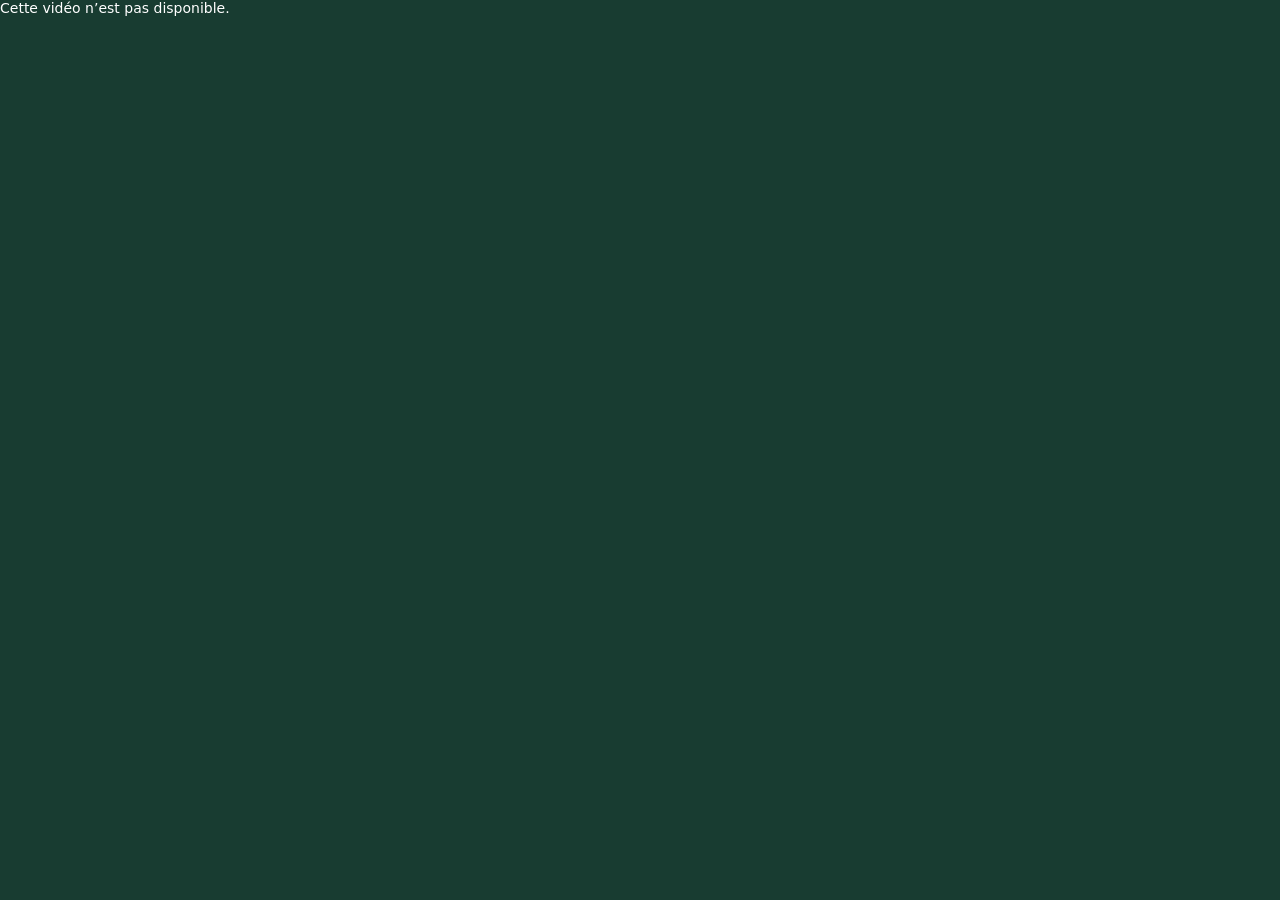
<file: taridalana/video.html>
<!doctype html><html lang="fr"><head><meta charset="utf-8"><meta name="viewport" content="width=device-width,initial-scale=1"><meta name="referrer" content="strict-origin-when-cross-origin"><meta http-equiv="Content-Security-Policy" content="default-src 'none'; script-src 'self'; style-src 'self' 'unsafe-inline'; frame-src https://www.youtube-nocookie.com; base-uri 'none'"><title>Vidéo du Taridalana</title><style>html,body,iframe{border:0;margin:0;width:100%;height:100%;background:#183c31}body{color:white;font:14px system-ui}a{color:white}</style><script src="video-player.js" defer></script></head><body></body></html>
</file>
<file: vitrine.css>
:root{--ink:#17223b;--muted:#606981;--paper:#f4f5fa;--navy:#10152f;--line:#dce0eb;--coral:#f6b6b6;--violet:#c2b2ff;--teal:#8fe2d9;--sans:-apple-system,BlinkMacSystemFont,"Segoe UI",sans-serif;--serif:Georgia,"Times New Roman",serif}*{box-sizing:border-box}html{scroll-behavior:smooth;scroll-padding-top:102px}body{margin:0;color:var(--ink);background:var(--paper);font:16px/1.6 var(--sans);-webkit-font-smoothing:antialiased}a{color:inherit;text-decoration:none}button{font:inherit;cursor:pointer}button,a{-webkit-tap-highlight-color:transparent}button:focus-visible,a:focus-visible{outline:3px solid #dfae58;outline-offset:5px}button{color:inherit}img{display:block;max-width:100%;height:auto}h1,h2,h3,p{margin:0}h1,h2{font-weight:400;letter-spacing:-.055em;line-height:1.05}h1,h2,em{font-family:var(--serif)}em{font-weight:400}ul{padding:0;list-style:none}.wrap{width:min(1264px,calc(100% - 96px));margin-inline:auto}.icon{display:inline-block;width:24px;height:24px;fill:none;stroke:currentColor;stroke-width:1.6;stroke-linecap:round;stroke-linejoin:round;flex-shrink:0;vertical-align:middle}.symbol-library{width:0;height:0;position:absolute;overflow:hidden}.skip-link{position:fixed;z-index:30;top:10px;left:10px;background:white;color:var(--ink);padding:12px 20px;transform:translateY(-150%)}.skip-link:focus{transform:none}.site-header{position:absolute;left:0;right:0;top:0;z-index:10;color:white}.nav{display:flex;align-items:center;height:100px;border-bottom:1px solid #ffffff19;gap:30px}.brand{display:flex;align-items:center;gap:12px;font-size:21px;font-weight:700;letter-spacing:-.6px;white-space:nowrap}.brand img{border-radius:10px;width:40px;height:40px;border:1px solid #ffffff50}.brand-dot{color:#93e5e1}.nav-links{display:flex;align-items:center;gap:34px;margin-left:auto;font-size:14px;color:#e2e4f2}.nav-links a{transition:color .2s}.nav-links a:hover{color:#9de7e2}.nav-download{display:flex;align-items:center;gap:18px;border:1px solid #ffffff38;border-radius:100px;background:linear-gradient(135deg,#ffffff1c,#ffffff08);backdrop-filter:blur(20px);padding:11px 20px;font-size:13px;font-weight:600;margin-left:20px;transition:background .2s}.nav-download:hover{background:#ffffff29}.nav-download .icon{width:19px;height:19px}.menu-toggle{display:none}.hero{position:relative;overflow:hidden;background:radial-gradient(ellipse at 84% 19%,#275b6c88,transparent 43%),radial-gradient(ellipse at 48% 79%,#453b7566,transparent 55%),#10152f;color:white;padding-top:100px}.hero:before{content:"";position:absolute;top:0;left:0;right:0;height:3px;background:linear-gradient(90deg,#f8c09c,#df9dca,#9a94e9,#82ded9)}.hero-aura{position:absolute;width:580px;height:580px;border-radius:50%;background:#8095ef0b;filter:blur(35px);left:-350px;top:90px}.hero-grid{display:grid;grid-template-columns:1.04fr 1fr;align-items:center;min-height:690px;padding-block:80px 70px;gap:30px}.eyebrow{font-size:10px;font-weight:650;letter-spacing:2.5px;display:flex;align-items:center;gap:10px;color:#d2d8ef}.glow-dot{width:6px;height:6px;border-radius:50%;background:#a2dcd7;box-shadow:0 0 12px #a2dcd7}.hero h1{font-size:clamp(48px,5.4vw,78px);line-height:1.075;margin-top:28px;white-space:nowrap;letter-spacing:-.055em}.hero h1 em{color:#a4e6e1}.hero-description{font-size:16px;line-height:1.8;color:#c2c7db;margin-top:26px}.hero-actions{display:flex;align-items:center;gap:28px;margin-top:34px}.button{display:inline-flex;align-items:center;justify-content:center;gap:22px;padding:16px 22px;border-radius:100px;font-size:13px;font-weight:650;transition:transform .2s,box-shadow .2s}.button:hover{transform:translateY(-3px);box-shadow:0 8px 25px #05081b28}.button-light{color:#162039;background:linear-gradient(135deg,#fff,#e4e9f4);border:1px solid #fff;box-shadow:0 2px 10px #fff1}.button .icon{width:19px;height:19px}.text-link{font-size:12px;display:inline-flex;align-items:center;gap:12px}.text-link:hover{text-decoration:underline;text-underline-offset:5px}.text-link span{font-size:18px}.hero-verse{display:flex;gap:14px;align-items:flex-start;margin-top:48px}.fine-line{display:block;width:32px;height:2px;background:linear-gradient(90deg,#efa9b6,#a3e5e1);flex-shrink:0;margin-top:11px}.hero-verse p{font:italic 15px/1.6 var(--serif);color:#ccd2e5}.hero-verse cite{display:block;font:normal 8px/1.5 var(--sans);letter-spacing:2px;color:#939dbb;margin-top:9px}.hero-art{height:510px;position:relative;perspective:1200px;margin-right:-20px}.globe{position:absolute;width:540px;max-width:none;top:-90px;left:50px;opacity:.8;transform:rotate(-8deg)}.hero-window{position:absolute;overflow:hidden;border:1px solid #c7d8ff5c;box-shadow:0 35px 75px #04081c85,inset 0 1px 0 #fff5;background:#1a2736cc;backdrop-filter:blur(20px)}.hero-window-yachad{width:94%;top:104px;left:15px;border-radius:14px;transform:rotateY(-9deg) rotateZ(-4deg)}.window-top{height:32px;display:flex;align-items:center;justify-content:space-between;gap:12px;padding:0 12px;background:#212d42;color:#cdd4e5;font:10px/1 var(--sans)}.window-top>.icon{width:14px;height:14px}.traffic{display:flex;gap:4px}.traffic i{display:block;width:5px;height:5px;border-radius:100px;background:#f39e9e}.traffic i:nth-child(2){background:#edc98a}.traffic i:nth-child(3){background:#8bcdb2}.hero-window-app{width:65%;top:275px;left:-25px;border-radius:14px;transform:rotateZ(5deg)}.mini-label{display:flex;align-items:center;gap:8px;height:44px;font-size:11px;background:linear-gradient(100deg,#273049,#3c2f4b);padding:8px 12px}.mini-label img{width:25px;height:25px;border-radius:6px}.mini-status{font-size:5px;letter-spacing:.9px;margin-left:auto;color:#e4c7db}.hero-window-app>img{width:100%}.hero-glass-label{position:absolute;right:-9px;bottom:12px;display:flex;align-items:center;gap:12px;padding:17px 19px;border:1px solid #ffffff38;border-radius:15px;background:linear-gradient(115deg,#c4baff30,#a9e4e118);box-shadow:0 16px 50px #0c102a50;backdrop-filter:blur(24px);font-size:13px;transform:rotate(-4deg)}.label-mark{width:37px;height:37px;display:grid;place-items:center;border-radius:10px;border:1px solid #ffffff3b;background:#ffffff12}.hero-glass-label small{display:block;font-size:9px;color:#b4c4e2}.hero-glass-label>.icon{width:17px;height:17px;margin-left:12px}.art-caption{position:absolute;font-size:7px;letter-spacing:2px;color:#a9b7ce;top:29px;left:15px}.hero-bottom{height:69px;border-top:1px solid #ffffff1c;display:flex;align-items:center;gap:32px;color:#b4bdd8;font-size:10px}.hero-bottom>span{letter-spacing:1.8px;font-size:8px}.hero-bottom>div{display:flex;align-items:center;gap:16px;margin-left:auto}.hero-bottom i{width:3px;height:3px;background:#c2c5de77;border-radius:50%}.hero-bottom>a{display:grid;place-items:center;border:1px solid #ffffff30;border-radius:50%;width:31px;height:31px;color:#f1f1ff;font-size:17px}.universe{padding-block:100px 52px}.section-heading{display:flex;align-items:flex-end;justify-content:space-between;gap:40px}.eyebrow.dark{color:#65718a;font-size:9px;letter-spacing:2.4px}.section-heading h2{font-size:48px;margin-top:20px}.section-heading h2 em{color:#676f9c}.section-heading>p{font-size:14px;color:var(--muted);line-height:1.85;max-width:380px;padding-bottom:5px}.universe-nav{display:grid;grid-template-columns:repeat(3,1fr);border-top:1px solid var(--line);border-bottom:1px solid var(--line);margin-top:46px;padding-block:27px}.universe-item{display:flex;align-items:center;gap:14px;padding:0 25px;position:relative}.universe-item:first-child{padding-left:0}.universe-item+.universe-item{border-left:1px solid var(--line)}.product-number{position:absolute;top:-12px;left:25px;font-size:8px;color:#81889e}.universe-item:first-child .product-number{left:0}.universe-item>.icon{width:30px;height:30px;margin-top:7px;color:#ba6e7a}.universe-item.violet>.icon{color:#7968bb}.universe-item.teal>.icon{color:#3c8b91}.universe-item strong{font-size:14px;font-weight:600;display:block}.universe-item div>span{font-size:10px;color:#778096}.universe-item>.arrow{width:18px;height:18px;margin-left:auto;color:#8590a8;transition:transform .2s}.universe-item:hover>.arrow{transform:translate(3px,-3px)}.products{display:grid;gap:30px;padding-bottom:100px}.product{display:grid;grid-template-columns:1fr 1.08fr;overflow:hidden;position:relative;isolation:isolate;border:1px solid #ffffff91;border-radius:28px;box-shadow:0 12px 40px #18234c0d;scroll-margin-top:30px;min-height:675px}.product-app{color:#fcf7ff;background:radial-gradient(ellipse at 96% 0%,#ed978b99,transparent 54%),linear-gradient(120deg,#6e2546,#9c3956 55%,#cc686b)}.product-verse{background:radial-gradient(ellipse at 1% 0%,#7b70c2aa,transparent 59%),linear-gradient(125deg,#272550,#3f3d91 66%,#6960af);color:#fff}.product-yachad{background:radial-gradient(ellipse at 95% 0%,#8bdfd177,transparent 57%),linear-gradient(115deg,#123949,#1b6977 75%,#3a8b91);color:#f2fdff}.product:after{content:"";position:absolute;inset:0;border-radius:inherit;pointer-events:none;box-shadow:inset 0 1px 0 #ffffff6e;z-index:3}.product-text{padding:45px 0 44px 46px;position:relative;z-index:2;max-width:490px}.product-kicker{display:flex;gap:14px;align-items:center;justify-content:space-between;font-size:8px;letter-spacing:1.3px;color:#ffffffb3}.glass-tag{border:1px solid #ffffff26;border-radius:40px;padding:6px 9px;font-size:6px;letter-spacing:.9px;white-space:nowrap;background:#ffffff0d}.product-brand{display:flex;align-items:center;gap:11px;margin-top:28px}.product-brand>img{border-radius:9px;width:37px;height:37px;box-shadow:0 4px 12px #0002}.product-brand>p{font-size:14px;font-weight:600;letter-spacing:-.2px}.product h2{font-size:51px;line-height:1.05;margin-top:20px;letter-spacing:-.045em}.product-app h2 em{color:#ffcfbf}.product-verse h2 em{color:#d0c4ff}.product-yachad h2 em{color:#a9f2e6}.product-description{font-size:13px;line-height:1.85;color:#ffffffd4;margin-top:24px;max-width:360px}.feature-list{margin:21px 0 25px;font-size:11px;line-height:2.15;color:#ffffffd1}.feature-list li:before{content:"";display:inline-block;width:4px;height:4px;border-radius:50%;background:currentColor;margin-right:10px;opacity:.6;vertical-align:middle}.store-buttons{display:flex;flex-wrap:wrap;gap:9px}.store-button{display:flex;align-items:center;gap:10px;padding:10px 12px;border:1px solid #ffffff55;border-radius:11px;background:linear-gradient(125deg,#ffffff1c,#ffffff0a);box-shadow:inset 0 1px 0 #ffffff17;backdrop-filter:blur(12px);transition:transform .2s,background .2s;min-width:158px}.store-button:hover{transform:translateY(-3px);background:#ffffff26}.store-icon{width:23px;height:23px}.store-button strong{display:block;font-size:13px;line-height:1.3;font-weight:600}.store-button small{display:block;font-size:8px;line-height:1.6;color:#ffffffbb}.store-button .store-out{width:14px;height:14px;margin-left:auto;opacity:.7}.platform-note{font-size:9px;line-height:1.8;color:#ffffffa3;margin-top:15px}.product-visual{position:relative;min-width:0;overflow:hidden}.visual-orbit{position:absolute;width:540px;height:540px;border:1px solid #ffffff1d;border-radius:50%;top:60px;left:50px;transform:rotate(-25deg)}.visual-orbit:after,.visual-orbit:before{content:"";position:absolute;inset:40px;border:1px solid #ffffff12;border-radius:50%}.visual-orbit:before{inset:-45px;border-color:#ffffff0d}.visual-caption-top{position:absolute;top:69px;left:50px;right:30px;font-size:7px;letter-spacing:2px;color:#ffffffa6;text-align:center}.image-zoom{border:0;padding:0;background:transparent;position:relative;display:block;text-align:left}.image-zoom img{width:100%}.image-zoom .zoom-hint{position:absolute;bottom:12px;right:12px;display:flex;align-items:center;gap:5px;background:#121a32c9;backdrop-filter:blur(12px);color:white;border:1px solid #ffffff44;border-radius:30px;padding:6px 10px;font-size:8px;opacity:0;transition:opacity .2s}.image-zoom:hover .zoom-hint,.image-zoom:focus-visible .zoom-hint{opacity:1}.zoom-hint .icon{width:13px;height:13px}.tablet-frame{position:absolute;width:92%;top:152px;left:30px;padding:10px;background:linear-gradient(135deg,#283040,#0b1520);border:1px solid #ffffff69;border-radius:22px;box-shadow:0 28px 65px #34163066;transform:rotate(-5deg);transition:transform .4s}.tablet-frame img{border-radius:12px}.tablet-frame:hover{transform:rotate(-3deg) translateY(-5px)}.small-screen{position:absolute;width:61%;top:370px;left:2px;padding:7px;background:linear-gradient(125deg,#ffffff59,#ffffff22);border:1px solid #ffffff70;border-radius:16px;backdrop-filter:blur(30px);box-shadow:0 20px 40px #45143055;transform:rotate(5deg)}.small-screen img{border-radius:8px}.small-screen-label{display:block;font-size:8px;text-align:center;padding-block:8px 3px;color:#fff}.visual-source{position:absolute;bottom:35px;left:20px;right:20px;text-align:center;color:#ffffff93;font-size:7px;letter-spacing:1.2px}.product-verse .product-text{grid-column:2;grid-row:1;padding-left:0;padding-right:40px}.product-verse .product-visual{grid-column:1;grid-row:1}.product-verse{grid-template-columns:1.08fr 1fr}.product-verse .product-kicker{gap:8px}.product-verse .product-description{max-width:360px}.browser-stores{display:flex;flex-direction:column;gap:8px;max-width:355px}.browser-stores a{display:flex;gap:13px;align-items:center;border:1px solid #ffffff30;border-radius:9px;padding:10px 14px;background:linear-gradient(100deg,#ffffff17,#ffffff08);transition:background .2s,transform .2s}.browser-stores a:hover{background:#ffffff22;transform:translateX(3px)}.browser-stores a>.icon{width:21px;height:21px;color:#e3dfff}.browser-stores a>.icon:last-child{width:16px;height:16px;margin-left:auto;color:#c9c5e9}.browser-stores a>span{display:flex;align-items:baseline;gap:12px}.browser-stores strong{font-size:12px;font-weight:600}.browser-stores small{font-size:10px;color:#c9c5e7}.browser-frame{position:absolute;width:58%;left:25%;top:58px;border:1px solid #ffffff59;border-radius:14px;background:#132b23;box-shadow:0 25px 65px #0c0b3c77;transform:rotate(-4deg);overflow:hidden;transition:transform .4s}.browser-frame:hover{transform:rotate(-2deg) translateY(-3px)}.browser-frame .window-top{font-size:7px;height:29px;padding-inline:10px;background:#302e52}.browser-frame .window-top>.icon{width:11px;height:11px}.floating-reference{position:absolute;top:92px;left:34px;z-index:2;background:linear-gradient(120deg,#faf6ffeb,#ddd7ffd9);color:#3c3268;border:1px solid #ffffffcc;padding:15px 21px;border-radius:13px;box-shadow:0 15px 45px #14104444;backdrop-filter:blur(25px);transform:rotate(4deg)}.floating-reference>span{font-size:6px;letter-spacing:1px;color:#76688c}.floating-reference p{font:24px/1.4 var(--serif);margin-top:3px}.floating-reference .icon{width:16px;height:16px;margin-left:15px}.language-float{position:absolute;right:35px;bottom:100px;display:flex;align-items:center;gap:14px;padding:14px 20px;border:1px solid #ffffff55;border-radius:12px;background:linear-gradient(120deg,#ffffff30,#ffffff0d);box-shadow:0 10px 40px #1912443b;backdrop-filter:blur(25px);font-size:12px;font-weight:600;letter-spacing:2px;transform:rotate(4deg)}.language-float i{width:3px;height:3px;background:#c6b8eb;border-radius:50%}.desktop-brand{width:37px;height:37px;display:grid;place-items:center;background:linear-gradient(130deg,#bef8e733,#ffffff0d);border:1px solid #ffffff55;border-radius:9px}.desktop-brand .icon{width:23px;height:23px}.product-yachad h2{font-size:48px}.product-yachad .product-text{padding-bottom:58px}.product-yachad .store-button{min-width:165px}.desktop-frame{width:107%;position:absolute;top:186px;left:18px;overflow:hidden;border:1px solid #ffffff6b;border-radius:15px;background:#192a37;box-shadow:0 35px 70px #062b3a88;transform:rotate(-4deg);transition:transform .4s}.desktop-frame:hover{transform:rotate(-2deg) translateY(-5px)}.desktop-frame img{aspect-ratio:1.865;object-fit:cover}.product-yachad .visual-caption-top{top:113px;left:20px}.study-labels{position:absolute;bottom:119px;left:30px;display:flex;gap:7px;transform:rotate(-4deg)}.study-labels span{padding:8px 12px;border-radius:20px;border:1px solid #b3f5eb6e;background:linear-gradient(100deg,#c7f7e52b,#c7f7e50a);backdrop-filter:blur(20px);font-size:8px;color:#d3f6f1}.download-section{background:#e9edf5;border-top:1px solid #dce1ed;border-bottom:1px solid #d8deea;padding:89px 0 75px}.download-picker{display:flex;padding:5px;gap:5px;border:1px solid #ccd3e2;background:#dfe4ef99;border-radius:15px;width:fit-content;margin-top:40px}.picker-button{display:flex;align-items:center;justify-content:center;gap:10px;border:1px solid transparent;background:transparent;border-radius:10px;padding:12px 25px;font-size:12px;font-weight:600;color:#5c657c;transition:background .2s,box-shadow .2s}.picker-button .icon{width:19px;height:19px}.picker-button.active{color:#18253e;background:#fdfdff;border-color:#ffffff;box-shadow:0 3px 10px #29385812}.download-panel{margin-top:23px;padding:32px 35px;display:flex;align-items:center;gap:18px;background:linear-gradient(130deg,#ffffffed,#ffffff73);border:1px solid #fff;border-radius:20px;box-shadow:0 6px 25px #202f4d07}.download-panel[hidden]{display:none}.download-intro{margin-right:auto;min-width:230px}.tiny-label{font-size:7px;font-weight:650;letter-spacing:1.8px;color:#7b7e96}.download-intro h3{font-family:var(--serif);font-weight:400;font-size:23px;letter-spacing:-.6px;margin-top:7px}.download-intro p{font-size:10px;color:#758097;margin-top:5px}.download-link{display:flex;align-items:center;gap:14px;border:1px solid #ccd3e2;border-radius:12px;padding:18px 16px;min-width:210px;background:#ffffff82;transition:transform .2s,border-color .2s}.download-link:hover{transform:translateY(-3px);border-color:#8e9fbc}.download-link>span{min-width:0}.download-link strong{display:block;font-size:13px;font-weight:600}.download-link small{display:block;font-size:8px;color:#738098;margin-top:4px}.download-link>.icon{width:23px;height:23px;color:#344863}.download-link>.icon:last-child{margin-left:auto;width:15px;height:15px;color:#7f8da5}.download-panel[data-panel=verse] .download-link{min-width:170px}.store-note{font-size:9px;color:#788198;margin-top:20px;line-height:1.7}.mission{position:relative;overflow:hidden;background:radial-gradient(ellipse at 84% 96%,#265960,transparent 55%),radial-gradient(ellipse at 5% 0,#37355c,transparent 50%),#121a33;color:#f4f4ff;text-align:center}.mission-inner{position:relative;padding-block:90px 77px;z-index:1}.mission .eyebrow{justify-content:center;font-size:8px;color:#a1bacb}.mission h2{font-size:55px;margin-top:23px;line-height:1.1}.mission h2 em{color:#b2e6df}.mission p:not(.eyebrow){font-size:13px;color:#b7c6d9;line-height:1.9;margin-top:24px}.mission .button{margin-top:30px}.mission-signature{display:flex;justify-content:center;align-items:center;gap:12px;font-size:9px;letter-spacing:.2px;color:#899db9;margin-top:34px}.mission-signature .fine-line{margin:0;width:22px}.mission-orb{position:absolute;width:780px;height:780px;top:-120px;left:calc(50% - 390px);border:1px solid #ffffff07;border-radius:50%;box-shadow:0 0 0 65px #ffffff03,0 0 0 140px #ffffff02}.site-footer{background:#0e152a;color:#b7bfd3}.footer-inner{display:flex;align-items:center;justify-content:space-between;gap:25px;padding-block:28px;border-top:1px solid #ffffff0d}.footer-inner .brand{font-size:16px;color:#e9edfa}.footer-inner .brand img{width:30px;height:30px;border-radius:7px}.footer-inner p{font-size:9px;color:#8e9ab3}.back-top{font-size:10px;color:#a1afc8}.back-top:hover{color:white}dialog{max-width:calc(100vw - 40px);width:1080px;max-height:calc(100dvh - 40px);padding:0 20px 18px;border-radius:18px;border:1px solid #ffffff4d;color:#f1f5ff;background:#18233cee;box-shadow:0 35px 100px #0009;backdrop-filter:blur(28px)}dialog::backdrop{background:#03091bd9;backdrop-filter:blur(14px)}.dialog-toolbar{display:flex;justify-content:space-between;align-items:center;gap:20px;min-height:58px;font-size:9px;letter-spacing:1.5px;color:#acbdd4}.dialog-close{display:grid;place-items:center;width:34px;height:34px;border-radius:50%;border:1px solid #ffffff40;background:#ffffff12;color:#fff}.dialog-close:hover{background:#ffffff2a}#dialog-image{max-height:calc(100dvh - 175px);width:auto;max-width:100%;object-fit:contain;margin:auto;border-radius:8px}#dialog-caption{font-size:11px;text-align:center;color:#c1ccde;line-height:1.6;margin-top:15px}.product.is-visible .product-visual img{animation:image-settle .9s ease-out}@keyframes image-settle{from{filter:brightness(.8)}to{filter:brightness(1)}}
@media(min-width:1500px){.hero-grid{min-height:740px}.hero-art{height:540px}.hero-window-yachad{top:115px}.hero-window-app{top:300px}.hero-glass-label{bottom:10px}}
@media(max-width:1150px){.wrap{width:calc(100% - 64px)}.hero-grid{gap:0;min-height:650px}.hero h1{font-size:58px}.hero-art{height:460px;transform:scale(.94);transform-origin:right center}.hero-window-yachad{top:90px;left:30px;width:100%}.hero-window-app{top:255px;left:0;width:72%}.hero-glass-label{right:-40px;bottom:5px;font-size:11px}.hero-actions{gap:18px}.text-link{font-size:10px}.hero-description{font-size:14px}.product{grid-template-columns:1fr 1fr;min-height:665px}.product-text{padding-left:32px}.product-kicker{gap:8px}.product h2{font-size:46px}.product-yachad h2{font-size:43px}.glass-tag{font-size:5px;padding:5px 7px}.product-description{font-size:12px;max-width:330px;padding-right:15px}.product-verse{grid-template-columns:1fr 1fr}.product-verse .product-text{padding-right:30px}.store-buttons{gap:8px}.store-button{min-width:143px;padding:9px}.store-button strong{font-size:11px}.store-button small{font-size:7px}.store-button .store-icon{width:21px;height:21px}.product-yachad .store-button{min-width:145px}.visual-caption-top{font-size:6px;left:30px}.tablet-frame{top:180px}.small-screen{top:375px}.browser-frame{width:67%;left:18%;top:95px}.floating-reference{left:17px;top:69px;padding:11px 15px}.language-float{right:20px;bottom:100px}.desktop-frame{top:215px;width:117%;left:15px}.study-labels{bottom:130px;gap:5px;left:20px}.study-labels span{padding:7px 10px;font-size:7px}.download-panel{padding:25px;gap:12px;flex-wrap:wrap}.download-intro{width:100%;margin-bottom:5px}.download-link{flex:1}.download-panel[data-panel=verse] .download-link{min-width:180px}.universe-item{gap:9px;padding-inline:18px}.universe-item strong{font-size:12px}.universe-item>.icon{width:25px;height:25px}}
@media(max-width:900px){.hero-grid{grid-template-columns:1fr 1fr;min-height:600px;padding-top:60px;padding-bottom:60px}.hero h1{font-size:48px}.hero-description{font-size:13px}.hero-actions{align-items:flex-start;flex-direction:column;gap:15px}.hero .button{padding:13px 17px;font-size:11px}.hero-art{height:410px;transform:scale(.94);margin-right:0;margin-top:10px}.hero-window-yachad{top:95px;left:5px;width:112%}.hero-window-app{top:235px;left:-10px;width:85%}.hero-glass-label{right:-20px;bottom:-6px;padding:12px}.hero-glass-label>.icon{display:none}.art-caption{font-size:5px;top:49px}.globe{left:-40px;width:470px}.hero-verse{margin-top:32px}.hero-verse p{font-size:12px}.nav-links{gap:23px;font-size:12px}.nav-download{padding:10px 15px;font-size:11px;margin-left:0}.brand{font-size:19px}.nav{gap:23px}.section-heading h2{font-size:42px}.section-heading>p{font-size:12px}.universe{padding-top:75px}.product{min-height:690px}.product h2{font-size:40px}.product-yachad h2{font-size:37px}.product-kicker{align-items:flex-start;flex-direction:column;gap:10px}.product-brand{margin-top:20px}.product-description{font-size:12px;line-height:1.75}.feature-list{font-size:10px;line-height:2}.store-buttons{flex-direction:column;max-width:220px}.store-button{padding:10px 12px}.store-button strong{font-size:12px}.store-button small{font-size:7px}.product-text{padding-block:32px}.tablet-frame{width:112%;left:20px;top:190px}.small-screen{width:84%;left:4px;top:380px}.visual-caption-top{top:130px;left:20px}.browser-frame{width:80%;left:13%;top:130px}.floating-reference{top:95px;left:10px}.language-float{bottom:125px;right:10px;gap:9px;font-size:10px;padding:12px 15px}.product-verse .product-text{padding-right:25px}.browser-stores strong{font-size:11px}.browser-stores small{font-size:8px}.browser-stores a>span{gap:7px}.desktop-frame{top:240px;width:140%}.product-yachad .visual-caption-top{top:180px;font-size:5px}.study-labels{bottom:160px;flex-wrap:wrap}.hero-bottom>span{font-size:6px;letter-spacing:1px}.hero-bottom{font-size:8px;gap:20px}.hero-bottom>div{gap:10px}.universe-item strong{font-size:10px}.universe-item div>span{font-size:8px}.universe-item{gap:8px;padding-inline:12px}.universe-item>.icon{width:22px;height:22px}.universe-item>.arrow{width:13px;height:13px}.mission h2{font-size:49px}}
@media(max-width:700px){html{scroll-padding-top:20px}.wrap{width:calc(100% - 40px)}.nav{height:78px;gap:16px;position:relative}.brand{font-size:18px;gap:9px}.brand img{width:34px;height:34px;border-radius:9px}.nav-download{margin-left:auto;padding:9px 12px;font-size:10px;gap:7px}.nav-download .icon{width:16px;height:16px}.menu-toggle{display:flex;flex-direction:column;justify-content:center;gap:5px;width:32px;height:36px;padding:5px;background:transparent;border:0}.menu-toggle span{display:block;height:1px;background:#f4f7ff;width:22px;transition:transform .2s}.nav-links{display:none;position:absolute;top:70px;left:0;right:0;background:#1d2846f5;backdrop-filter:blur(30px);padding:20px;border:1px solid #ffffff30;border-radius:15px;box-shadow:0 20px 50px #0004;gap:0}.menu-open .nav-links{display:flex;flex-direction:column;align-items:stretch}.nav-links a{padding:12px 5px;font-size:14px}.menu-open .menu-toggle span:first-child{transform:translateY(3px) rotate(45deg)}.menu-open .menu-toggle span:last-child{transform:translateY(-3px) rotate(-45deg)}.hero{padding-top:78px}.hero-grid{display:flex;flex-direction:column;align-items:stretch;padding-block:53px 35px;min-height:0;gap:25px}.hero .eyebrow{font-size:8px;letter-spacing:2px}.hero h1{font-size:clamp(42px,10.5vw,66px);margin-top:24px;white-space:normal;line-height:1.08}.hero-description{font-size:14px;line-height:1.8;margin-top:22px;max-width:400px}.hero-description br.desktop-br{display:none}.hero-actions{flex-direction:row;align-items:center;gap:22px;margin-top:26px}.hero .button{padding:14px 18px;font-size:11px;gap:14px}.text-link{font-size:10px;gap:7px}.hero-verse{margin-top:31px}.hero-verse p{font-size:12px}.hero-verse cite{font-size:7px;margin-top:7px}.hero-art{height:360px;width:100%;max-width:490px;align-self:center;margin-top:0;margin-right:0;transform:none}.hero-window-yachad{top:60px;left:9%;width:86%}.hero-window-app{top:183px;left:1%;width:64%}.hero-glass-label{right:1%;bottom:12px;padding:11px 13px;font-size:10px;gap:8px;border-radius:13px}.hero-glass-label small{font-size:7px}.hero-glass-label>.icon{display:inline-block;width:12px;height:12px;margin-left:0}.label-mark{width:28px;height:28px;border-radius:8px}.label-mark>.icon{width:18px;height:18px}.art-caption{top:14px;left:12%;font-size:5px;letter-spacing:1.6px}.globe{width:430px;top:-110px;left:20px}.window-top{height:25px;font-size:7px;padding-inline:10px}.window-top>.icon{width:12px;height:12px}.mini-label{height:34px;font-size:8px;padding:5px 8px;gap:6px}.mini-label img{width:21px;height:21px}.mini-status{font-size:4px;letter-spacing:.5px}.hero-bottom{height:62px;gap:15px}.hero-bottom>span{display:none}.hero-bottom>div{margin-left:0;margin-right:auto;gap:12px;font-size:9px}.hero-bottom>a{width:26px;height:26px;font-size:15px}.universe{padding-top:60px;padding-bottom:30px}.section-heading{flex-direction:column;align-items:flex-start;gap:23px}.section-heading h2{font-size:40px;margin-top:17px;line-height:1.08}.eyebrow.dark{font-size:8px;letter-spacing:2px}.section-heading>p{font-size:13px;max-width:100%}.section-heading>p .desktop-br{display:none}.universe-nav{display:flex;flex-direction:column;margin-top:30px;padding-block:0}.universe-item{padding:19px 0 19px 24px;gap:14px}.universe-item:first-child{padding-left:24px}.universe-item+.universe-item{border-left:0;border-top:1px solid var(--line)}.universe-item strong{font-size:13px}.universe-item div>span{font-size:10px}.universe-item>.icon{width:25px;height:25px;margin-top:0}.product-number,.universe-item:first-child .product-number{top:24px;left:0;font-size:7px}.universe-item>.arrow{width:18px;height:18px;margin-right:10px}.products{gap:24px;padding-bottom:60px}.product,.product-verse{display:flex;flex-direction:column;min-height:0;border-radius:22px;scroll-margin-top:20px}.product-text,.product-verse .product-text{padding:28px 26px 0;max-width:none}.product-kicker{flex-direction:row;align-items:center;font-size:7px;gap:10px}.glass-tag{font-size:5px;padding:5px 8px}.product-brand{margin-top:27px;gap:10px}.product-brand>p{font-size:13px}.product-brand>img,.desktop-brand{width:33px;height:33px;border-radius:8px}.product h2,.product-yachad h2{font-size:43px;line-height:1.07;margin-top:20px}.product h2 em{display:block}.product-app h2{max-width:300px}.product-description,.product-verse .product-description{font-size:13px;max-width:100%;padding:0;margin-top:20px}.feature-list{font-size:11px;margin-top:18px;margin-bottom:22px;line-height:2}.store-buttons{flex-direction:row;max-width:none;gap:8px}.store-button,.product-yachad .store-button{flex:1;min-width:140px;padding:10px 11px;gap:9px}.store-button strong{font-size:12px}.store-button small{font-size:7px}.store-button .store-out{width:12px;height:12px}.store-icon{width:21px;height:21px}.platform-note{font-size:8px;margin-top:13px}.product-visual{min-height:385px;overflow:hidden}.visual-orbit{width:420px;height:420px;top:5px;left:40px}.visual-caption-top{top:27px;left:20px;right:20px;font-size:5px;letter-spacing:1.5px}.tablet-frame{width:83%;top:71px;left:12%;padding:7px;border-radius:16px}.tablet-frame img{border-radius:9px}.small-screen{width:55%;top:211px;left:6%;padding:5px;border-radius:11px}.small-screen img{border-radius:6px}.small-screen-label{font-size:5px;padding:5px 0 2px}.visual-source{bottom:23px;font-size:5px;letter-spacing:1px}.product-verse .product-text{padding-bottom:10px}.product-verse .product-visual{min-height:515px}.browser-stores{max-width:100%;gap:7px}.browser-stores a{padding:10px 13px}.browser-stores strong{font-size:12px}.browser-stores small{font-size:10px}.browser-stores a>span{gap:12px}.browser-frame{width:54%;top:40px;left:25%;max-width:260px}.floating-reference{top:60px;left:8%;padding:12px 15px}.floating-reference>span{font-size:5px}.floating-reference p{font-size:20px}.language-float{right:9%;bottom:73px;padding:12px 17px;font-size:10px}.product-yachad .product-text{padding-bottom:0}.product-yachad .product-visual{min-height:345px}.product-yachad .visual-caption-top{top:42px;font-size:5px;letter-spacing:1.4px}.desktop-frame{top:92px;left:7%;width:94%;border-radius:10px}.study-labels{bottom:61px;left:10%;gap:7px}.study-labels span{font-size:6px;padding:6px 9px}.image-zoom .zoom-hint{opacity:1;font-size:6px;padding:4px 7px;bottom:8px;right:8px}.image-zoom .zoom-hint .icon{width:10px;height:10px}.product-verse .image-zoom .zoom-hint{font-size:7px}.download-section{padding:60px 0 45px}.download-picker{width:100%;margin-top:29px;padding:4px;gap:3px;border-radius:12px}.picker-button{flex:1;padding:11px 6px;font-size:10px;gap:7px;border-radius:8px}.picker-button .icon{width:16px;height:16px}.download-panel{margin-top:17px;border-radius:15px;padding:23px 19px;gap:12px;flex-direction:column;align-items:stretch}.download-intro{margin-bottom:10px;min-width:0}.download-intro h3{font-size:24px}.download-intro p{font-size:10px;margin-top:6px}.tiny-label{font-size:6px}.download-link,.download-panel[data-panel=verse] .download-link{min-width:0;width:100%;padding:16px 15px}.download-link strong{font-size:13px}.download-link small{font-size:8px}.store-note{font-size:8px;margin-top:16px}.mission-inner{padding-block:65px 52px}.mission .eyebrow{font-size:6px;letter-spacing:1.8px}.mission h2{font-size:39px;line-height:1.13}.mission p:not(.eyebrow){font-size:12px;line-height:1.9;margin-top:20px}.mission .desktop-br{display:none}.mission .button{font-size:11px;padding:14px 19px;margin-top:25px}.mission-signature{font-size:7px;gap:9px;margin-top:28px}.footer-inner{padding-block:24px;flex-wrap:wrap;gap:20px}.footer-inner .brand{font-size:15px}.footer-inner p{font-size:8px;order:3;width:100%;text-align:center;border-top:1px solid #ffffff11;padding-top:17px}.back-top{font-size:9px;margin-left:auto}dialog{max-width:calc(100vw - 20px);padding:0 11px 13px;border-radius:13px}.dialog-toolbar{font-size:7px;min-height:49px}.dialog-close{height:29px;width:29px}.dialog-close .icon{width:17px;height:17px}#dialog-caption{font-size:10px}#dialog-image{max-height:calc(100dvh - 160px)}}
@media(max-width:380px){.wrap{width:calc(100% - 32px)}.brand{font-size:16px}.nav{gap:10px}.nav-download{font-size:9px;padding:9px 10px}.hero h1{font-size:40px}.hero-actions{gap:14px}.hero .button{font-size:10px;padding:13px 15px}.text-link{font-size:9px}.hero-art{height:325px}.hero-window-app{top:172px}.hero-window-yachad{top:62px}.product-text,.product-verse .product-text{padding-inline:21px}.product h2,.product-yachad h2{font-size:38px}.store-button,.product-yachad .store-button{min-width:125px;gap:7px;padding:9px}.store-button strong{font-size:10px}.store-button small{font-size:6px}.store-icon{width:19px;height:19px}.product-verse .product-visual{min-height:470px}.product-visual{min-height:350px}.product-yachad .product-visual{min-height:310px}.tablet-frame{top:68px}.small-screen{top:195px}.study-labels{bottom:54px}.mission h2{font-size:35px}}
@media(prefers-reduced-motion:reduce){html{scroll-behavior:auto}*,*:before,*:after{animation:none!important;transition:none!important}}
@media print{.site-header,.hero-art,.hero-bottom,.product-visual,.download-picker,.mission-orb,.nav-download,.menu-toggle,.back-top{display:none!important}body,.hero,.product,.mission,.site-footer,.download-section{background:white!important;color:#17223b!important}.wrap{width:100%}.hero-grid,.product{display:block;min-height:0}.hero{padding-top:0}.hero-grid,.universe,.products,.mission-inner,.download-section{padding-block:20px}.product{break-inside:avoid;border:1px solid #ccc;margin-top:20px}.product-text,.product-verse .product-text{padding:20px}.product-description,.feature-list,.hero-description,.platform-note,.mission p:not(.eyebrow){color:#3a465f!important}.download-panel[hidden]{display:flex}.hero h1{font-size:42px}.product h2,.section-heading h2{font-size:30px}.store-button,.browser-stores a{border-color:#aaa}.store-button small,.browser-stores small{color:#555}.store-buttons{display:flex}.hero-verse{display:none}.product-kicker{color:#555}.download-panel{break-inside:avoid}.product em,.hero h1 em,.mission h2 em{color:#4f6386}}

@media (min-width: 701px) {
  .download-panel[data-panel="verse"]:not([hidden]) {
    display: grid;
    grid-template-columns: repeat(3, minmax(0, 1fr));
    align-items: stretch;
  }
  .download-panel[data-panel="verse"] .download-intro {
    grid-column: 1 / -1;
  }
  .download-panel[data-panel="verse"] .download-link {
    min-width: 0;
  }
}
</file>
<file: lire/lecture.css>
:root{--bg:#f6f5ef;--card:#fffefa;--ink:#20392f;--muted:#68796e;--line:#d9e2d5;--accent:#21654c;--gold:#986b2e;--verse-size:22px;color-scheme:light dark}*{box-sizing:border-box}body{margin:0;background:var(--bg);color:var(--ink);font:15px/1.65 -apple-system,BlinkMacSystemFont,"Segoe UI",sans-serif}.orb{position:absolute;inset:0 0 auto;height:450px;z-index:-1;background:radial-gradient(ellipse at 10% 0,#a8d0ba45,transparent 60%),radial-gradient(ellipse at 100% 0,#e4c78a30,transparent 65%)}a{color:var(--accent);text-underline-offset:4px}.brand{max-width:1020px;margin:auto;display:flex;align-items:center;gap:13px;padding:28px 30px;border-bottom:1px solid var(--line)}.brand img{border-radius:11px}.brand strong{font-size:23px;letter-spacing:-.8px}.brand strong span{color:var(--accent)}.brand p{font-size:11px;margin:0;color:var(--muted)}.badge{margin-left:auto;border:1px solid var(--line);border-radius:30px;padding:6px 11px;font-size:10px;color:var(--accent);white-space:nowrap}main{max-width:840px;padding:35px 30px 50px;margin:auto}.topline{display:flex;align-items:center;justify-content:space-between;gap:15px;margin:0 0 28px}.eyebrow{font-size:9px;font-weight:750;letter-spacing:2px;color:var(--gold)}label{font-size:11px;color:var(--muted)}select,input,button{font:inherit}select{padding:7px 8px;margin-left:6px;max-width:175px;background:var(--card);color:var(--ink);border:1px solid var(--line);border-radius:9px}h1{font:normal clamp(34px,6vw,56px)/1.12 Georgia,serif;letter-spacing:-1.5px;margin:12px 0 14px;overflow-wrap:anywhere}h1 em{font-style:normal;color:var(--accent)}.lead{font-size:17px;line-height:1.8;max-width:540px;color:var(--muted)}.subtitle{color:var(--muted);margin:0 0 22px;font-size:12px}.tools{display:flex;align-items:center;gap:7px;flex-wrap:wrap;margin:25px 0 18px}button{min-height:40px;border:1px solid var(--line);border-radius:11px;padding:9px 13px;background:var(--card);color:var(--accent);font-size:12px;font-weight:650;cursor:pointer}button:hover{border-color:var(--accent)}button:disabled{opacity:.4;cursor:default}button:focus-visible,a:focus-visible,input:focus-visible,select:focus-visible{outline:3px solid #a6bf70;outline-offset:3px}.font-tools{display:flex;gap:5px;margin-left:auto}.sheet{border:1px solid var(--line);border-radius:23px;background:var(--card);padding:28px 22px;box-shadow:0 20px 60px #1c3a2c05}.verse{font:var(--verse-size)/1.9 Georgia,serif;margin:0;padding:11px 12px;white-space:pre-wrap;overflow-wrap:anywhere}.verse sup{font:10px -apple-system,sans-serif;color:var(--gold);margin-right:12px;user-select:none}.chapter-break{font:17px Georgia,serif;margin:20px 12px 5px;color:var(--muted)}#notice{font-size:12px;color:var(--accent);margin:12px 0;min-height:20px}#notice.error{color:#b23b3b}.credit,.connection{font-size:11px;color:var(--muted);line-height:1.8;margin-top:20px}.liturgical{font-size:12px;color:var(--accent);padding:10px 14px;background:var(--card);border-radius:12px;border:1px solid var(--line)}.collect{padding:25px 27px;border:1px solid var(--line);border-radius:22px;background:linear-gradient(130deg,#287d5815,var(--card))}.collect h2{font-size:12px;color:var(--accent);letter-spacing:1px;text-transform:uppercase;margin:0 0 18px}#collect-text p{font-size:calc(var(--verse-size) - 3px);line-height:1.85;white-space:pre-wrap;margin:14px 0}.readings-title{font:25px Georgia,serif;margin:30px 0 15px}.reading{display:flex;gap:15px;justify-content:space-between;align-items:center;border-bottom:1px solid var(--line);padding:16px 5px}.reading span{font-size:12px;color:var(--muted)}.reading a{font-weight:700;text-align:right;font-size:16px;white-space:nowrap}.another{border-top:1px solid var(--line);padding-top:24px;margin-top:38px}.another h2{font:22px Georgia,serif}.another form div{display:flex;gap:8px;margin-top:8px}.another input{min-width:0;flex:1;background:var(--card);color:var(--ink);padding:12px;border:1px solid var(--line);border-radius:12px;font-size:14px}.another button{background:var(--accent);color:var(--bg)}footer{text-align:center;border-top:1px solid var(--line);padding:25px 20px 35px;color:var(--muted);font-size:11px}footer strong{font-size:10px;letter-spacing:1.4px}footer p{margin:8px}dialog{width:min(760px,calc(100% - 24px));max-height:86dvh;overflow:auto;color:var(--ink);background:var(--card);border:1px solid var(--line);border-radius:23px;padding:24px;box-shadow:0 25px 90px #071c3766}dialog::backdrop{background:#07182c66;backdrop-filter:blur(6px)}dialog header{display:flex;align-items:center;justify-content:space-between;gap:12px;position:sticky;top:-24px;background:var(--card);padding:5px 0 12px}dialog h2{font:25px Georgia,serif}dialog #passage-link{display:inline-block;margin:20px 10px}.examples{display:grid;gap:10px;margin:30px 0}.examples a{border:1px solid var(--line);border-radius:15px;padding:18px;background:var(--card);text-decoration:none}.examples a small{display:block;color:var(--muted);font-size:11px;margin-top:5px}[hidden]{display:none!important}@media(max-width:540px){.brand{padding:20px 18px}.brand strong{font-size:20px}.badge{display:none}main{padding:25px 18px}.topline{align-items:flex-start;flex-direction:column;gap:10px}.sheet{padding:15px 8px}.verse{padding:10px;font-size:calc(var(--verse-size) - 2px)}.collect{padding:20px}.reading{align-items:flex-start;flex-direction:column;gap:5px}.reading a{white-space:normal;text-align:left}.font-tools{margin-left:0}.another form div{flex-wrap:wrap}.another input{flex-basis:220px}dialog{padding:18px}dialog header{top:-18px}}@media(prefers-color-scheme:dark){:root{--bg:#14251f;--card:#1b3028;--ink:#e4ecdf;--muted:#a4b5a8;--line:#354f40;--accent:#91cdae;--gold:#d5b878}.orb{opacity:.4}#notice.error{color:#ffac98}.collect{background:linear-gradient(130deg,#287d5830,var(--card))}}
</file>
<file: taridalana/taridalana.css>
.td-view{--td-ink:#173f36;--td-muted:#677e75;--td-line:#dbe5dc;--td-card:rgba(255,255,255,.86);--td-accent:#26765d;--td-size:20px;color:var(--td-ink);max-width:1150px;margin:auto}.td-view button,.td-view select,.td-studio button,.td-studio input{font:inherit}.td-hero{display:flex;justify-content:space-between;align-items:center;gap:24px;padding:36px 8px}.td-eyebrow{font:700 11px/1.6 system-ui;letter-spacing:.2em;color:#a07535}.td-hero h2{font:600 clamp(36px,5vw,58px)/1.08 Georgia,serif;letter-spacing:-.035em;margin:16px 0;color:var(--td-ink)}.td-hero h2 em{color:var(--td-accent);font-weight:400}.td-seal{border:1px solid var(--td-line);padding:22px;border-radius:50%;font:700 13px system-ui;line-height:1.5;background:linear-gradient(150deg,#d4e9d9aa,#f4e7ca66);box-shadow:0 12px 40px #214d3d0b}.td-seal span{display:block;color:var(--td-accent);text-align:center}.td-toolbar{display:flex;align-items:end;flex-wrap:wrap;gap:12px;padding:18px;border:1px solid var(--td-line);border-radius:22px;background:var(--td-card);backdrop-filter:blur(20px)}.td-toolbar label{display:flex;flex-direction:column;gap:6px;font:600 11px system-ui;color:var(--td-muted)}.td-toolbar label:first-child{flex:1 1 230px;min-width:0}.td-toolbar select{max-width:100%;min-height:42px;border:1px solid var(--td-line);border-radius:12px;background:transparent;color:var(--td-ink);padding:8px}.td-toolbar button,.td-studio button,.td-passage-dialog button{background:var(--td-card,#fff);color:var(--td-ink,#173f36);border:1px solid var(--td-line,#dbe5dc);border-radius:12px;padding:10px 14px;cursor:pointer}.td-size{display:flex;gap:5px}.td-notice{font:500 13px/1.6 system-ui;color:var(--td-muted);min-height:20px;margin:18px 4px 8px}.td-notice.td-error{color:#b2453a}.td-document-meta{font:500 12px/1.6 system-ui;color:var(--td-muted);margin:10px 4px 22px;overflow-wrap:anywhere}.td-progress{height:3px;background:linear-gradient(90deg,#bd9450,#6da890,#e9eee7);margin-bottom:24px;border-radius:3px}.td-layout{display:grid;grid-template-columns:210px minmax(0,1fr);gap:25px;align-items:start}.td-layout aside{position:sticky;top:20px;font:13px/1.6 system-ui}.td-toc-box{border:1px solid var(--td-line);background:var(--td-card);border-radius:18px;padding:15px}.td-toc-box summary{cursor:pointer;font-weight:700}.td-toc{display:flex;flex-direction:column;margin-top:10px;gap:12px}.td-toc a{font-size:11px;color:var(--td-muted);text-decoration:none;line-height:1.5;overflow-wrap:anywhere}.td-toc a:hover{color:var(--td-accent)}.td-reference-note{font-size:11px;color:var(--td-muted);padding:6px}.td-paper{min-width:0;font:400 var(--td-size)/1.85 Georgia,'Times New Roman',serif;background:var(--td-card);border:1px solid var(--td-line);border-radius:26px;padding:clamp(20px,4vw,48px);box-shadow:0 20px 65px #123e2b08;overflow-wrap:anywhere}.td-paper p{margin:0 0 1.05em}.td-paper h1{font:700 1.55em/1.3 Georgia,serif;letter-spacing:-.025em;margin:0 0 1.1em}.td-paper h2{font:700 1.22em/1.45 Georgia,serif;margin:1.8em 0 .9em}.td-paper h3{font-size:1.1em;line-height:1.5;margin:1.5em 0 .8em}.td-paper h1,.td-paper h2,.td-paper h3{scroll-margin-top:25px}.td-paper a{color:var(--td-accent);text-decoration:underline;text-underline-offset:4px}.td-paper .td-reference{color:var(--td-accent)!important;background:linear-gradient(0deg,#96bb9d33 35%,transparent 35%);text-decoration-style:dotted;font-weight:600;cursor:pointer}.td-paper .td-reference *{color:inherit!important}.td-paper blockquote{border-left:3px solid #bf9f5e;padding:12px 20px;margin:1em 0;background:#d9c99b16}.td-paper table{border-collapse:collapse;display:block;overflow-x:auto;max-width:100%;font-size:.85em}.td-paper td,.td-paper th{border:1px solid var(--td-line);padding:10px}.td-paper pre{white-space:pre-wrap;font-size:.85em}.td-paper img{display:block;max-width:100%;max-height:680px;object-fit:contain;height:auto;width:auto;margin:22px auto;border-radius:14px;cursor:zoom-in}.td-video{margin:22px 0;padding:0;display:flex;flex-direction:column;gap:8px}.td-video .td-play{min-height:210px;aspect-ratio:16/9;display:grid;place-items:center;width:100%;border:1px solid #b2c8bd;background:radial-gradient(ellipse at top,#83afa06b,transparent),linear-gradient(135deg,#193f37,#1d302e);border-radius:18px;color:#edf8ec;font:600 16px system-ui;cursor:pointer}.td-video iframe{border:0;border-radius:16px;width:100%;aspect-ratio:16/9;min-height:180px}.td-video>a{font:500 11px system-ui;align-self:end}.td-passage-dialog{max-width:760px;width:calc(100vw - 32px);box-sizing:border-box;max-height:85vh;overflow:auto;border:1px solid var(--td-line,#dbe5dc);border-radius:22px;padding:22px;background:var(--td-card,#fff);color:var(--td-ink,#173f36);box-shadow:0 20px 100px #0005}.td-passage-dialog::backdrop,.td-image-dialog::backdrop{background:#0b221ba6;backdrop-filter:blur(8px)}.td-passage-dialog header{display:flex;gap:12px;align-items:center;justify-content:space-between}.td-passage-dialog h3{font:700 28px Georgia,serif;margin:8px 0}.td-passage-body{font:20px/1.8 Georgia,serif}.td-passage-body sup{font:11px system-ui;color:#a07535;margin-right:12px}.td-passage-dialog footer{padding-top:12px;border-top:1px solid #dde5de}.td-passage-dialog a{color:#26765d}.td-image-dialog{max-width:94vw;max-height:94vh;padding:12px;border:0;border-radius:18px;background:#10281f;color:white}.td-image-dialog img{display:block;max-width:88vw;max-height:80vh;object-fit:contain}.td-image-dialog button{display:block;margin:0 0 10px auto;padding:8px 15px;border:1px solid #fff5;border-radius:8px;background:transparent;color:white;cursor:pointer}.td-studio{padding:20px;background:linear-gradient(130deg,#d6e8dd88,#ecdfc255);border:1px solid #afcabb66;border-radius:22px;margin:18px 0 0;color:var(--td-ink,#173f36)}.td-studio-header{display:flex;justify-content:space-between;gap:16px;align-items:center}.td-studio h3{margin:0;font:700 19px Georgia,serif}.td-personal-badge{font:700 10px system-ui;letter-spacing:.1em;padding:7px 10px;border:1px solid #ba995d77;border-radius:40px;color:#9d762f}.td-studio p{font:13px/1.6 system-ui}.td-studio-tools{display:flex;flex-wrap:wrap;gap:10px;align-items:center}.td-studio-tools label{font:12px system-ui}.td-studio-tools input[type=number]{width:85px;padding:10px;border:1px solid #abc2b0;border-radius:10px;background:transparent;color:inherit}.td-studio .td-publish{background:#26765d;color:white}.td-studio-files{display:flex;flex-wrap:wrap;gap:7px;margin-top:12px}.td-studio-files button{font-size:11px;max-width:100%;overflow-wrap:anywhere}.td-studio button:disabled{opacity:.5;cursor:default}.td-studio-status{min-height:20px}.td-public-body{margin:0;background:radial-gradient(ellipse at 0 0,#dbe9df,transparent 65%),#f6f5ef;color:#173f36;min-height:100vh}.td-public-brand{display:flex;align-items:center;gap:12px;padding:22px 5vw;border-bottom:1px solid #dce5db;font:700 19px system-ui}.td-public-brand img{width:40px;height:40px}.td-public-main{padding:15px max(18px,4vw) 50px}.td-public-footer{font:12px/1.8 system-ui;text-align:center;padding:30px;color:#6b7e73}.td-public-footer a{color:#26765d}
@media(max-width:760px){.td-layout{grid-template-columns:minmax(0,1fr)}.td-layout aside{position:static}.td-reference-note{display:none}.td-hero{padding:22px 2px}.td-seal{display:none}.td-paper{padding:24px 18px;border-radius:20px}.td-toolbar{padding:13px;gap:9px}.td-toolbar label:first-child{flex-basis:100%}.td-toolbar button{padding:9px 11px}.td-paper h1{font-size:1.35em}.td-video .td-play{min-height:160px}.td-studio-header{align-items:start}.td-studio-tools button{font-size:12px}.td-passage-dialog{padding:16px}}
@media(prefers-color-scheme:dark){.td-view,.td-studio{--td-ink:#e2ece2;--td-muted:#a7baaf;--td-line:#365348;--td-card:#19382fdd;--td-accent:#8dc6a5}.td-studio{background:linear-gradient(130deg,#284e3b88,#3d382855)}.td-public-body{background:radial-gradient(ellipse at 0 0,#244536,transparent 65%),#10281f;color:#e2ece2}.td-public-brand{border-color:#365348}.td-paper{box-shadow:0 20px 60px #0002}.td-paper [style*="color"]{filter:brightness(1.35) saturate(.8)}.td-paper .td-reference{filter:none}.td-passage-dialog{background:#19382f;color:#e2ece2}.td-public-footer a,.td-passage-dialog a{color:#8dc6a5}}
@media print{.td-toolbar,.td-layout aside,.td-studio,.td-copy,.td-video{display:none!important}.td-layout{display:block}.td-paper{box-shadow:none;border:none;padding:0;color:black;background:white}.td-hero{padding:5px}.td-public-main{padding:0}.td-paper img{break-inside:avoid}}

.td-paper p:has(>br:only-child){height:.35em;line-height:.35;margin:0}.td-paper p:empty{display:none}

.td-facebook-dialog{width:min(900px,calc(100vw - 24px));max-height:90vh;box-sizing:border-box;overflow:auto;border:1px solid #9ab4a4;border-radius:24px;padding:25px;background:#f6f5ef;color:#173f36;font:14px/1.6 system-ui;box-shadow:0 25px 100px #0006}.td-facebook-dialog::backdrop{background:#0b221b99;backdrop-filter:blur(8px)}.td-facebook-dialog header{display:flex;justify-content:space-between;gap:10px}.td-facebook-dialog h2{font:700 30px Georgia,serif;margin:2px 0}.td-facebook-dialog header p{margin:0;color:#987238;letter-spacing:.15em;font-size:10px}.td-facebook-dialog button,.td-facebook-dialog select{font:inherit;border:1px solid #bfd0c2;border-radius:11px;padding:10px 13px;background:white;color:#173f36;cursor:pointer}.td-facebook-dialog button:disabled{opacity:.5;cursor:default}.td-facebook-dialog label{display:flex;gap:10px;align-items:center;flex-wrap:wrap;margin:18px 0 10px}.td-fb-preview{border:1px solid #c4d3c6;border-radius:16px;overflow:hidden;background:white}.td-fb-preview img{display:block;width:100%;height:auto}.td-fb-preview div{padding:14px}.td-fb-preview p{margin:5px 0 0;color:#64756b}.td-fb-text{box-sizing:border-box;width:100%;height:280px;resize:vertical;border:1px solid #b9cbbb;border-radius:13px;padding:15px;font:15px/1.7 system-ui;color:#183b30;background:#fff}.td-fb-count,.td-fb-help{font-size:12px;color:#5b7063}.td-fb-actions{display:flex;flex-wrap:wrap;gap:9px}.td-fb-copy{background:#26765d!important;color:white!important}.td-fb-status.td-error{color:#ae4035}@media(max-width:540px){.td-facebook-dialog{padding:16px}.td-facebook-dialog h2{font-size:25px}.td-fb-actions button{flex:1 1 45%;font-size:12px}}@media(prefers-color-scheme:dark){.td-facebook-dialog{background:#163b30;color:#e0ede3}.td-facebook-dialog button,.td-facebook-dialog select,.td-fb-text,.td-fb-preview{background:#102d24;color:#e0ede3;border-color:#426656}.td-fb-count,.td-fb-help,.td-fb-preview p{color:#b8cbbd}}
</file>
